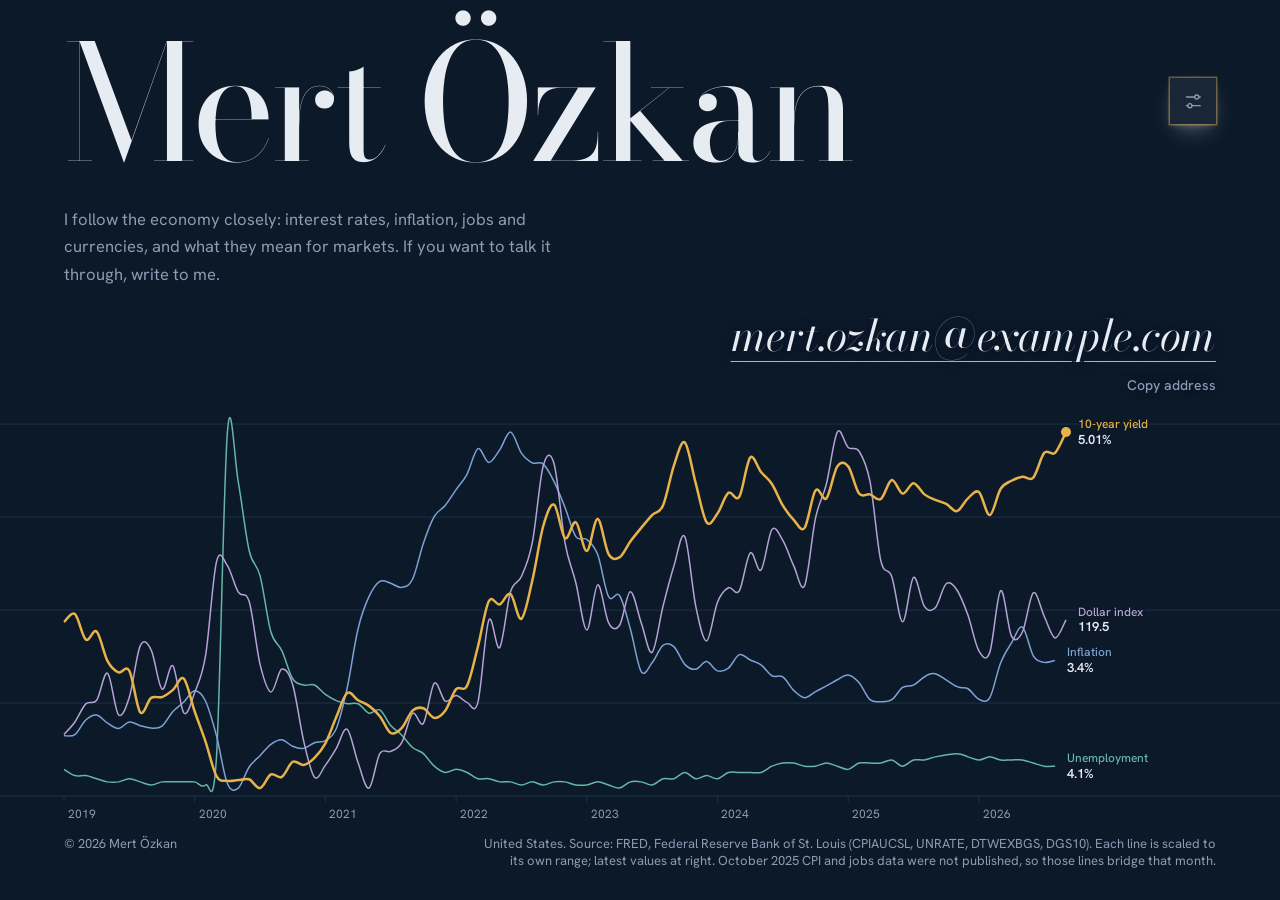
<file: index.html>
<!DOCTYPE html>
<html lang="en">
<head>
<meta charset="utf-8">
<meta name="viewport" content="width=device-width, initial-scale=1">
<meta name="color-scheme" content="dark light">
<meta name="theme-color" content="#0c1929" id="theme-color">
<title>Mert Özkan</title>
<meta name="description" content="Mert Özkan follows economic trends and what they mean for markets. Write to mert.ozkan@example.com.">
<link rel="preconnect" href="https://fonts.googleapis.com">
<link rel="preconnect" href="https://fonts.gstatic.com" crossorigin>
<link href="https://fonts.googleapis.com/css2?family=Bodoni+Moda:ital,opsz,wght@0,6..96,400..600;1,6..96,400..600&family=Hanken+Grotesk:wght@400;500&family=Schibsted+Grotesk:wght@400..700&family=IBM+Plex+Mono:wght@400;500&family=Newsreader:ital,opsz,wght@0,6..72,400..600;1,6..72,400..600&family=Libre+Franklin:wght@400..800&family=JetBrains+Mono:wght@400..600&family=Archivo:wght@400..800&display=swap" rel="stylesheet">
<link rel="stylesheet" href="settings.css">
<script>try{var t=location.hash.slice(1)||localStorage.getItem("theme");if(t)document.documentElement.dataset.look=t}catch(e){}</script>
<style>
  :root {
    --bg: #0c1929;
    --grid: #1d3149;
    --text: #e7ecf3;
    --muted: #8b9cb2;
    --gold: #e8b24a;
    --blue: #7da2d3;
    --teal: #66b5a8;
    --lilac: #b4a4d6;
    --gutter: clamp(20px, 5vw, 64px);
    --s-bg: var(--bg); --s-text: var(--text); --s-muted: var(--muted); --s-line: var(--grid); --s-accent: var(--gold); --s-body: var(--body);

    /* Type and line character, overridden per theme */
    --body: "Hanken Grotesk", system-ui, -apple-system, "Segoe UI", sans-serif;
    --display: "Bodoni Moda", Didot, "Bodoni 72", Georgia, serif;
    --name-size: clamp(3rem, 13vw, 10rem);
    --name-weight: 400;
    --name-tracking: -0.03em;
    --name-opsz: "opsz" 96;
    --email-size: clamp(1.5rem, 3.4vw, 2.75rem);
    --email-style: italic;
    --email-weight: 400;
    --email-tracking: -0.01em;
    --line-w: 1.5px;
    --line-w-main: 2.5px;
    --grid-dash: none;
  }

  /* Ledger: pale stone paper, grotesk type, cobalt signal line */
  :root[data-look="ledger"] {
    --bg: #edf0ee;
    --grid: #d2d9d6;
    --text: #0f1e1b;
    --muted: #52625c;
    --gold: #2540d9;
    --blue: #7e5f45;
    --teal: #1f7466;
    --lilac: #74468a;
    --display: "Schibsted Grotesk", "Hanken Grotesk", system-ui, sans-serif;
    --name-size: clamp(3rem, 12.5vw, 9.5rem);
    --name-weight: 600;
    --name-tracking: -0.05em;
    --name-opsz: normal;
    --email-size: clamp(1.4rem, 3vw, 2.4rem);
    --email-style: normal;
    --email-weight: 500;
    --email-tracking: -0.025em;
    --line-w: 1.5px;
    --line-w-main: 3px;
  }

  /* Terminal: black screen, amber signal, monospace, sharp straight segments */
  :root[data-look="terminal"] {
    --bg: #0b0c0c;
    --grid: #262723;
    --text: #e8e6df;
    --muted: #8f8d83;
    --gold: #ffa028;
    --blue: #4db8d6;
    --teal: #6dbe7b;
    --lilac: #e0708c;
    --body: "IBM Plex Mono", ui-monospace, "Cascadia Mono", Consolas, monospace;
    --display: "IBM Plex Mono", ui-monospace, "Cascadia Mono", Consolas, monospace;
    --name-size: clamp(2.4rem, 10vw, 8rem);
    --name-weight: 500;
    --name-tracking: -0.05em;
    --name-opsz: normal;
    --email-size: clamp(1rem, 2.4vw, 1.9rem);
    --email-style: normal;
    --email-weight: 500;
    --email-tracking: -0.02em;
    --line-w: 1.25px;
    --line-w-main: 2px;
    --grid-dash: 2 5;
  }

  /* Pink paper: salmon newsprint, serif headline, claret signal (after the FT) */
  :root[data-look="pink"] {
    --bg: #fff1e5;
    --grid: #ead9c9;
    --text: #33302e;
    --muted: #665f5a;
    --gold: #990f3d;
    --blue: #0f5499;
    --teal: #0d7680;
    --lilac: #593380;
    --display: "Newsreader", Georgia, "Times New Roman", serif;
    --name-size: clamp(3rem, 13vw, 10rem);
    --name-weight: 500;
    --name-tracking: -0.035em;
    --name-opsz: "opsz" 72;
    --email-size: clamp(1.5rem, 3.4vw, 2.75rem);
    --email-style: italic;
    --email-weight: 400;
    --line-w: 1.5px;
    --line-w-main: 2.75px;
  }

  /* Weekly: cool blue-grey chart paper, heavy sans, red signal, straight lines (after The Economist) */
  :root[data-look="weekly"] {
    --bg: #dde8ee;
    --grid: #bccbd4;
    --text: #0d1417;
    --muted: #4a5a63;
    --gold: #e3120b;
    --blue: #006ba2;
    --teal: #1f7a6d;
    --lilac: #9a607f;
    --display: "Libre Franklin", "Hanken Grotesk", system-ui, sans-serif;
    --name-size: clamp(3rem, 12vw, 9.25rem);
    --name-weight: 800;
    --name-tracking: -0.055em;
    --name-opsz: normal;
    --email-size: clamp(1.4rem, 3vw, 2.4rem);
    --email-style: normal;
    --email-weight: 600;
    --email-tracking: -0.03em;
    --line-w: 1.75px;
    --line-w-main: 3px;
  }

  /* Phosphor: green screen on black, straight segments, dotted grid (after the trading terminal) */
  :root[data-look="phosphor"] {
    --bg: #040b06;
    --grid: #15281a;
    --text: #c9f2d2;
    --muted: #6f9a7b;
    --gold: #3dff7a;
    --blue: #4fd6c8;
    --teal: #9bd15b;
    --lilac: #ff6b6b;
    --body: "JetBrains Mono", ui-monospace, "Cascadia Mono", Consolas, monospace;
    --display: "JetBrains Mono", ui-monospace, "Cascadia Mono", Consolas, monospace;
    --name-size: clamp(2.3rem, 9.5vw, 7.5rem);
    --name-weight: 600;
    --name-tracking: -0.06em;
    --name-opsz: normal;
    --email-size: clamp(1rem, 2.3vw, 1.8rem);
    --email-style: normal;
    --email-weight: 500;
    --email-tracking: -0.03em;
    --line-w: 1.25px;
    --line-w-main: 2px;
    --grid-dash: 1 5;
  }

  /* Blueprint: cobalt drafting sheet, white ink, yellow signal */
  :root[data-look="blueprint"] {
    --bg: #1436c9;
    --grid: #3556da;
    --text: #f3f6ff;
    --muted: #bac7f7;
    --gold: #ffd84d;
    --blue: #ffffff;
    --teal: #8fe3ff;
    --lilac: #ffb3d1;
    --display: "Archivo", "Hanken Grotesk", system-ui, sans-serif;
    --name-size: clamp(3rem, 12.5vw, 9.5rem);
    --name-weight: 700;
    --name-tracking: -0.045em;
    --name-opsz: normal;
    --email-size: clamp(1.4rem, 3vw, 2.4rem);
    --email-style: normal;
    --email-weight: 600;
    --email-tracking: -0.025em;
    --line-w: 1.5px;
    --line-w-main: 3px;
    --grid-dash: 6 6;
  }

  * { box-sizing: border-box; }
  html { background: var(--bg); transition: background-color 0.4s ease; }
  body {
    margin: 0;
    height: 100svh;
    overflow: hidden;
    display: grid;
    grid-template-rows: auto minmax(0, 1fr) auto;
    background: var(--bg);
    color: var(--text);
    font-family: var(--body);
    -webkit-font-smoothing: antialiased;
    transition: background-color 0.4s ease, color 0.4s ease;
  }

  header {
    padding: clamp(16px, 3vh, 28px) var(--gutter) 0;
  }
  /* Name on the left, one Settings button on the same line at the right */
  .bar {
    --fs: min(var(--name-size), 14.5cqw, 24svh);              /* name size, shared with the button */
    --gs: clamp(34px, calc(var(--fs) * 0.3), 46px);            /* button size follows the name */
    display: flex;
    align-items: flex-start;
    justify-content: space-between;
    gap: 16px;
    container-type: inline-size;
  }
  .bar h1 { min-width: 0; }
  .bar .st-gear { margin-top: var(--gear-y, calc(var(--fs) * 0.42 - var(--gs) / 2)); }   /* JS refines this to the exact cap-height centre */
  .bl { display: inline-block; width: 0; height: 0; }

  h1 {
    margin: 0;
    font-family: var(--display);
    font-weight: var(--name-weight);
    font-size: var(--fs);
    white-space: nowrap;
    line-height: 0.95;
    letter-spacing: var(--name-tracking);
    font-optical-sizing: auto;
    font-variation-settings: var(--name-opsz);
  }
  .intro {
    margin: clamp(18px, 3vh, 32px) 0 0;
    max-width: 34rem;
    font-size: clamp(1rem, 1.3vw, 1.15rem);
    line-height: 1.65;
    color: var(--muted);
  }

  .chart {
    position: relative;
    min-height: 0;
    margin-top: clamp(8px, 2vh, 32px);
  }
  .chart svg {
    position: absolute;
    inset: 0;
    width: 100%;
    height: 100%;
    overflow: visible;
  }

  .gridline { stroke: var(--grid); stroke-width: 1; stroke-dasharray: var(--grid-dash); }
  .tick { stroke: var(--grid); stroke-width: 1; }
  .tick-label {
    fill: var(--muted);
    font: 400 12px var(--body);
    font-variant-numeric: tabular-nums;
  }

  .series {
    transition: opacity 0.3s ease;
  }
  .series path {
    fill: none;
    stroke-width: var(--line-w);
    stroke-linejoin: round;
    stroke-dasharray: 1;
    stroke-dashoffset: 1;
    animation: draw 2.4s cubic-bezier(0.55, 0.05, 0.2, 1) forwards;
    animation-delay: var(--delay);
  }
  .series.gold path { stroke-width: var(--line-w-main); animation-duration: 2.7s; }
  .series-label {
    font: 500 12px var(--body);
    font-variant-numeric: tabular-nums;
    text-anchor: start;
    paint-order: stroke;
    stroke: var(--bg);
    stroke-width: 4px;
    stroke-linejoin: round;
    opacity: 0;
    animation: fade 0.8s ease forwards;
    animation-delay: 2s;
  }
  .series-label .val { fill: var(--text); font-weight: 600; font-size: 13px; }
  .chart.dim .series:not(.hot) { opacity: 0.22; }
  .tag { opacity: 0; pointer-events: none; transition: opacity 0.15s ease; }
  .tag.on { opacity: 1; }
  .tag text {
    fill: var(--text);
    font: 500 12px var(--body);
    font-variant-numeric: tabular-nums;
    paint-order: stroke;
    stroke: var(--bg);
    stroke-width: 5px;
    stroke-linejoin: round;
  }
  .tag circle { stroke: var(--bg); stroke-width: 2px; }

  /* The four newer themes let the name and the chart carry the page: no introduction text */
  :root[data-look="pink"] .intro,
  :root[data-look="weekly"] .intro,
  :root[data-look="phosphor"] .intro,
  :root[data-look="blueprint"] .intro { display: none; }

  .now-dot { fill: var(--gold); opacity: 0; animation: fade 0.4s ease forwards 2.9s; }
  .now-ring {
    fill: none;
    stroke: var(--gold);
    stroke-width: 1.5;
    opacity: 0;
    transform-box: fill-box;
    transform-origin: center;
    animation: ring 1.6s ease-out forwards 2.9s;
  }

  .contact {
    position: absolute;
    top: 4px;
    right: var(--gutter);
    text-align: right;
    opacity: 0;
    animation: rise 0.9s ease forwards 2.9s;
  }
  .email {
    display: inline-block;
    font-family: var(--display);
    font-style: var(--email-style);
    font-weight: var(--email-weight);
    font-size: var(--email-size);
    line-height: 1.15;
    letter-spacing: var(--email-tracking);
    color: var(--text);
    text-decoration: underline;
    text-decoration-color: var(--gold);
    text-decoration-thickness: 1px;
    text-underline-offset: 0.22em;
    text-shadow: 0 0 12px var(--bg), 0 0 4px var(--bg);
    transition: text-decoration-thickness 0.2s ease, color 0.2s ease;
  }
  .email:hover { color: var(--gold); text-decoration-thickness: 2px; }
  .copy {
    display: block;
    margin: 10px 0 0 auto;
    padding: 6px 0;
    background: none;
    border: 0;
    color: var(--muted);
    font: 500 0.875rem var(--body);
    cursor: pointer;
    text-shadow: 0 0 8px var(--bg);
  }
  .copy:hover { color: var(--text); }

  a:focus-visible, button:focus-visible, select:focus-visible {
    outline: 2px solid var(--gold);
    outline-offset: 4px;
    border-radius: 2px;
  }

  footer > span:last-child { max-width: 46rem; text-align: right; }
  @media (max-width: 700px) { footer > span:last-child { text-align: left; } }
  footer {
    display: flex;
    flex-wrap: wrap;
    justify-content: space-between;
    gap: 6px 24px;
    padding: 4px var(--gutter) clamp(20px, 3.5vh, 32px);
    color: var(--muted);
    font-size: 0.8125rem;
  }

  /* Briefly switches animations off so a theme change can replay the reveal */
  .replay, .replay * { animation: none !important; }

  @keyframes draw { to { stroke-dashoffset: 0; } }
  @keyframes fade { to { opacity: 1; } }
  @keyframes rise {
    from { opacity: 0; transform: translateY(8px); }
    to { opacity: 1; transform: none; }
  }
  @keyframes ring {
    0% { opacity: 0.9; transform: scale(1); }
    100% { opacity: 0; transform: scale(4.5); }
  }

  @media (max-height: 640px) { .intro { display: none; } }
  @media (prefers-reduced-motion: reduce) {
    .series path { animation: none; stroke-dashoffset: 0; }
    .series-label, .now-dot, .contact { animation: none; opacity: 1; }
    .now-ring { animation: none; opacity: 0; }
    .series, .email { transition: none; }
  }
</style>
</head>
<body>
  <header>
    <div class="bar">
      <h1>Mert Özkan<span class="bl" id="bl" aria-hidden="true"></span></h1>
      <button type="button" class="st-gear" id="open-settings" aria-haspopup="dialog" aria-label="Settings" title="Settings">
        <svg viewBox="0 0 24 24" fill="none" stroke="currentColor" stroke-width="1.6" stroke-linecap="round" aria-hidden="true"><path d="M4 7h9M19 7h1M4 17h1M11 17h9"/><circle cx="16" cy="7" r="2.4"/><circle cx="8" cy="17" r="2.4"/></svg>
      </button>
    </div>
    <p class="intro">I follow the economy closely: interest rates, inflation, jobs and currencies, and what they mean for markets. If you want to talk it through, write to me.</p>
  </header>

  <main class="chart" id="chart">
    <svg id="svg" aria-hidden="true" focusable="false"></svg>
    <div class="contact" id="contact">
      <a class="email" href="mailto:mert.ozkan@example.com">mert.ozkan@example.com</a>
      <button class="copy" id="copy" type="button">Copy address</button>
      <span class="sr-only" id="status" role="status" aria-live="polite" style="position:absolute;width:1px;height:1px;overflow:hidden;clip:rect(0 0 0 0)"></span>
    </div>
  </main>

  <footer>
    <span>© 2026 Mert Özkan</span>
    <span>United States. Source: FRED, Federal Reserve Bank of St. Louis (CPIAUCSL, UNRATE, DTWEXBGS, DGS10). Each line is scaled to its own range; latest values at right. October 2025 CPI and jobs data were not published, so those lines bridge that month.</span>
  </footer>

<script src="settings.js"></script>
<script>
(() => {
  const NS = "http://www.w3.org/2000/svg";
  const chart = document.getElementById("chart");
  const svg = document.getElementById("svg");
  const contact = document.getElementById("contact");
  // Real monthly data from FRED, Jan 2019 to Sep 2026 (see the footer for series and caveats).
  const DATA = {"start":"2019-01","n":93,"y10":[2.63,2.73,2.41,2.51,2.14,2.0,2.02,1.5,1.68,1.69,1.78,1.92,1.51,1.13,0.7,0.64,0.65,0.66,0.55,0.72,0.69,0.88,0.84,0.93,1.11,1.44,1.74,1.65,1.58,1.45,1.24,1.3,1.52,1.55,1.43,1.52,1.79,1.83,2.32,2.89,2.85,2.98,2.67,3.15,3.83,4.1,3.68,3.88,3.52,3.92,3.48,3.44,3.64,3.81,3.97,4.09,4.59,4.88,4.37,3.88,3.99,4.25,4.2,4.69,4.51,4.36,4.09,3.91,3.81,4.28,4.18,4.58,4.58,4.24,4.23,4.17,4.41,4.24,4.37,4.23,4.16,4.11,4.02,4.18,4.26,3.97,4.3,4.4,4.45,4.44,4.75,4.75,5.01],"cpi":[1.49,1.52,1.88,2.0,1.8,1.67,1.83,1.74,1.68,1.73,2.09,2.32,2.6,2.34,1.49,0.31,0.2,0.72,1.0,1.28,1.39,1.23,1.18,1.32,1.37,1.67,2.67,4.13,4.92,5.3,5.25,5.15,5.35,6.24,6.9,7.17,7.56,7.94,8.57,8.23,8.54,8.98,8.46,8.22,8.19,7.76,7.12,6.4,6.33,5.96,4.92,4.95,4.13,3.07,3.29,3.72,3.69,3.25,3.13,3.32,3.09,3.16,3.49,3.36,3.24,2.97,2.94,2.61,2.43,2.58,2.72,2.87,2.99,2.8,2.38,2.33,2.38,2.68,2.74,2.94,3.02,null,2.7,2.65,2.39,2.43,3.29,3.78,4.17,3.46,3.3,3.35,null],"un":[4.0,3.8,3.8,3.7,3.6,3.6,3.7,3.6,3.5,3.6,3.6,3.6,3.6,3.5,4.4,14.8,13.2,11.0,10.2,8.4,7.8,6.9,6.7,6.7,6.4,6.2,6.1,6.1,5.8,5.9,5.4,5.1,4.7,4.5,4.1,3.9,4.0,3.9,3.7,3.7,3.6,3.6,3.5,3.6,3.5,3.6,3.6,3.5,3.5,3.6,3.5,3.4,3.6,3.6,3.5,3.7,3.7,3.9,3.7,3.8,3.7,3.9,3.9,3.9,3.9,4.1,4.2,4.2,4.1,4.1,4.2,4.1,4.0,4.2,4.2,4.2,4.3,4.1,4.3,4.3,4.4,null,4.5,4.4,4.3,4.4,4.3,4.3,4.3,4.2,4.1,4.1,null],"usd":[113.55,114.2,115.14,115.33,116.73,114.58,115.49,118.16,117.95,115.91,117.12,114.67,115.73,117.66,122.53,122.33,120.95,120.46,117.21,115.76,116.95,116.14,113.23,111.32,111.95,112.83,113.82,112.08,110.76,112.55,112.67,113.11,114.64,114.13,116.21,115.28,115.57,115.22,115.22,119.49,118.07,120.97,121.77,123.53,127.51,127.62,123.52,121.43,118.98,121.33,119.36,119.22,120.97,119.36,117.82,120.22,122.31,123.84,120.24,118.42,120.43,121.18,121.02,122.99,122.1,124.21,123.64,122.33,121.29,124.8,126.58,129.28,128.48,128.28,126.71,122.59,121.77,119.41,121.72,120.21,120.14,121.39,121.05,119.75,117.9,117.82,121.03,118.67,118.88,120.92,119.7,118.57,119.51],"asof":"2026-09-18"};
  const N = DATA.n;
  const START_YEAR = +DATA.start.slice(0, 4);
  const MON = ["Jan", "Feb", "Mar", "Apr", "May", "Jun", "Jul", "Aug", "Sep", "Oct", "Nov", "Dec"];
  const monthLabel = i => { const m = +DATA.start.slice(5) - 1 + i; return MON[m % 12] + " " + (START_YEAR + Math.floor(m / 12)); };

  // Each line is one real series, scaled to its own low and high so all four share the chart.
  function mk(name, key, unit, dec, color, delay, gold) {
    const raw = DATA[key], vals = raw.filter(v => v !== null);
    const lo = Math.min(...vals), hi = Math.max(...vals);
    const pts = [];
    raw.forEach((v, i) => { if (v !== null) pts.push({ i, v, u: (v - lo) / (hi - lo) }); });
    return { name, unit, dec, color, delay, gold, pts };
  }
  const series = [
    mk("Inflation",      "cpi", "%", 1, "var(--blue)",  0),
    mk("Unemployment",   "un",  "%", 1, "var(--teal)",  0.15),
    mk("Dollar index",   "usd", "",  1, "var(--lilac)", 0.3),
    mk("10-year yield",  "y10", "%", 2, "var(--gold)",  0.5, true)
  ];
  const valueText = (s, p) => p.v.toFixed(s.dec) + s.unit;

  function el(name, attrs, parent) {
    const e = document.createElementNS(NS, name);
    for (const k in attrs) e.setAttribute(k, attrs[k]);
    if (parent) parent.appendChild(e);
    return e;
  }

  // Catmull-Rom spline converted to cubic Béziers, or straight segments for the linear themes.
  function pathFrom(pts) {
    if (shape === "linear") return "M" + pts.map(p => p[0].toFixed(1) + "," + p[1].toFixed(1)).join("L");
    let d = `M${pts[0][0].toFixed(1)},${pts[0][1].toFixed(1)}`;
    for (let i = 0; i < pts.length - 1; i++) {
      const p0 = pts[i - 1] || pts[i], p1 = pts[i], p2 = pts[i + 1], p3 = pts[i + 2] || p2;
      const c1 = [p1[0] + (p2[0] - p0[0]) / 6, p1[1] + (p2[1] - p0[1]) / 6];
      const c2 = [p2[0] - (p3[0] - p1[0]) / 6, p2[1] - (p3[1] - p1[1]) / 6];
      d += `C${c1[0].toFixed(1)},${c1[1].toFixed(1)} ${c2[0].toFixed(1)},${c2[1].toFixed(1)} ${p2[0].toFixed(1)},${p2[1].toFixed(1)}`;
    }
    return d;
  }

  // Build static structure once; geometry is applied in layout().
  const gridG = el("g", {}, svg);
  const tickG = el("g", {}, svg);
  const els = series.map(s => {
    const g = el("g", { class: "series" + (s.gold ? " gold" : "") }, svg);
    g.style.setProperty("--delay", s.delay + "s");
    const p = el("path", { pathLength: 1, stroke: s.color }, g);
    const label = el("text", { class: "series-label" }, g);
    const nm = el("tspan", { fill: s.color }, label);
    nm.textContent = s.name;
    const val = el("tspan", { class: "val", dy: "1.2em" }, label);
    val.textContent = valueText(s, s.pts[s.pts.length - 1]);
    return { g, p, label, nm, val };
  });
  const ring = el("circle", { class: "now-ring", r: 5 }, svg);
  const dot = el("circle", { class: "now-dot", r: 5 }, svg);
  const tag = el("g", { class: "tag" }, svg);
  const tagDot = el("circle", { r: 4.5 }, tag);
  const tagTxt = el("text", { "text-anchor": "middle" }, tag);
  svg.setAttribute("role", "img");
  svg.setAttribute("aria-label", "United States. Line chart, " + monthLabel(0) + " to " + monthLabel(N - 1) + ", each line scaled to its own range. Latest: " +
    series.map(s => s.name + " " + valueText(s, s.pts[s.pts.length - 1])).join(", ") + ".");

  let geo = [];
  let shape = "smooth";

  function layout() {
    const W = chart.clientWidth, H = chart.clientHeight;
    const g = Math.max(20, Math.min(64, window.innerWidth * 0.05));
    const labelW = Math.min(150, Math.max(96, W * 0.14));   // room to the right of the lines for the latest values
    const top = Math.min(contact.offsetHeight + 28, H * 0.45), bottom = H - 34;
    const x0 = g, x1 = W - g - labelW;
    const X = i => x0 + (x1 - x0) * i / (N - 1);
    const Y = u => top + 8 + (1 - u) * (bottom - top - 16);
    svg.setAttribute("viewBox", `0 0 ${W} ${H}`);

    gridG.replaceChildren();
    for (let i = 0; i <= 4; i++) {
      const y = top + (bottom - top) * (i / 4);
      el("line", { class: "gridline", x1: 0, x2: W, y1: y, y2: y }, gridG);
    }

    tickG.replaceChildren();
    for (let k = 0; k * 12 < N; k++) {
      const x = X(k * 12);
      el("line", { class: "tick", x1: x, x2: x, y1: bottom, y2: bottom + 6 }, tickG);
      const t = el("text", { class: "tick-label", x: x + 4, y: bottom + 22 }, tickG);
      t.textContent = START_YEAR + k;
    }

    geo = series.map((s, i) => {
      const pts = s.pts.map(p => [X(p.i), Y(p.u)]);
      els[i].p.setAttribute("d", pathFrom(pts));
      return pts;
    });

    // End labels: keep them apart if two lines finish close together.
    const ends = geo.map((pts, i) => ({ i, x: pts[pts.length - 1][0], y: pts[pts.length - 1][1] })).sort((a, b) => a.y - b.y);
    const ly = ends.map(e => e.y);
    for (let k = 1; k < ly.length; k++) ly[k] = Math.max(ly[k], ly[k - 1] + 34);
    ends.forEach((e, k) => {
      const { label, nm, val } = els[e.i];
      label.setAttribute("x", e.x + 12); label.setAttribute("y", ly[k] - 4);
      nm.setAttribute("x", e.x + 12); val.setAttribute("x", e.x + 12);
    });

    const gold = geo[geo.length - 1], end = gold[gold.length - 1];
    for (const c of [dot, ring]) { c.setAttribute("cx", end[0]); c.setAttribute("cy", end[1]); }
  }

  // Dim the other lines when the pointer is near one of them, and read out the month under it.
  chart.addEventListener("pointermove", e => {
    if (e.target.closest(".contact")) return clear();
    const box = svg.getBoundingClientRect();
    const px = e.clientX - box.left, py = e.clientY - box.top;
    let best = -1, bestD = 26, bestJ = 0;
    geo.forEach((pts, i) => {
      if (px < pts[0][0] - 8 || px > pts[pts.length - 1][0] + 8) return;
      let j = 0;
      while (j < pts.length - 2 && pts[j + 1][0] < px) j++;
      const a = pts[j], b = pts[j + 1];
      const t = Math.min(1, Math.max(0, (px - a[0]) / (b[0] - a[0])));
      const d = Math.abs(a[1] + (b[1] - a[1]) * t - py);
      if (d < bestD) { bestD = d; best = i; bestJ = t > 0.5 ? j + 1 : j; }
    });
    els.forEach((o, i) => o.g.classList.toggle("hot", i === best));
    chart.classList.toggle("dim", best >= 0);
    if (best < 0) { tag.classList.remove("on"); return; }
    const p = geo[best][bestJ], s = series[best], w = Math.min(Math.max(p[0], 70), box.width - 70);
    tagDot.setAttribute("cx", p[0]); tagDot.setAttribute("cy", p[1]); tagDot.setAttribute("fill", s.color);
    tagTxt.setAttribute("x", w); tagTxt.setAttribute("y", p[1] - 14);
    tagTxt.textContent = monthLabel(s.pts[bestJ].i) + "  " + valueText(s, s.pts[bestJ]);
    tag.classList.add("on");
  });
  function clear() { chart.classList.remove("dim"); tag.classList.remove("on"); els.forEach(o => o.g.classList.remove("hot")); }
  chart.addEventListener("pointerleave", clear);


  new ResizeObserver(layout).observe(chart);
  layout();

  // Themes
  const THEMES = {
    ink:       { shape: "smooth", color: "#0c1929", ac: "#e8b24a" },
    ledger:    { shape: "smooth", color: "#edf0ee", ac: "#2540d9", light: true },
    terminal:  { shape: "linear", color: "#0b0c0c", ac: "#ffa028" },
    pink:      { shape: "smooth", color: "#fff1e5", ac: "#990f3d", light: true },
    weekly:    { shape: "linear", color: "#dde8ee", ac: "#e3120b", light: true },
    phosphor:  { shape: "linear", color: "#040b06", ac: "#3dff7a" },
    blueprint: { shape: "smooth", color: "#1436c9", ac: "#ffd84d" }
  };
  const root = document.documentElement;
  const themeColor = document.getElementById("theme-color");
  const saved = (() => { try { return localStorage.getItem("theme"); } catch { return null; } })();

  function setTheme(name, replay) {
    if (!THEMES[name]) name = "ink";
    root.dataset.look = name;
    root.style.colorScheme = THEMES[name].light ? "light" : "dark";
    if (themeColor) themeColor.content = THEMES[name].color;
    shape = THEMES[name].shape;
    Settings.sync(name);
    layout();
    if (typeof alignGear === "function") requestAnimationFrame(alignGear);
    if (replay) {
      chart.classList.add("replay");
      void chart.offsetWidth;
      chart.classList.remove("replay");
    }
  }
  Settings.onTheme = n => { setTheme(n, true); try { localStorage.setItem("theme", n); } catch {} };
  setTheme(location.hash.slice(1) || saved || "ink", false);

  // Copy address
  const copyBtn = document.getElementById("copy");
  const status = document.getElementById("status");
  const address = "mert.ozkan@example.com";
  let timer;
  copyBtn.addEventListener("click", async () => {
    try {
      await navigator.clipboard.writeText(address);
    } catch {
      const t = document.createElement("textarea");
      t.value = address; document.body.appendChild(t); t.select();
      try { document.execCommand("copy"); } finally { t.remove(); }
    }
    copyBtn.textContent = "Copied";
    status.textContent = "Email address copied";
    clearTimeout(timer);
    timer = setTimeout(() => { copyBtn.textContent = "Copy address"; status.textContent = ""; }, 2000);
  });

  // Keep the settings button centred on the name's letters, whatever the theme font or window size
  const bar = document.querySelector(".bar"), gear = document.getElementById("open-settings"), h1 = document.querySelector("h1"), probe = document.getElementById("bl");
  const cvs = document.createElement("canvas").getContext("2d");
  function alignGear() {
    const cs = getComputedStyle(h1);
    cvs.font = `${cs.fontStyle} ${cs.fontWeight} ${cs.fontSize} ${cs.fontFamily}`;
    const capH = cvs.measureText("M").actualBoundingBoxAscent || parseFloat(cs.fontSize) * 0.7;
    const baseline = probe.getBoundingClientRect().bottom - bar.getBoundingClientRect().top;
    bar.style.setProperty("--gear-y", (baseline - capH / 2 - gear.offsetHeight / 2).toFixed(1) + "px");
  }
  new ResizeObserver(alignGear).observe(bar);
  if (document.fonts) { document.fonts.addEventListener("loadingdone", alignGear); document.fonts.ready.then(alignGear); }
  alignGear();
})();
</script>
</body>
</html>
</file>
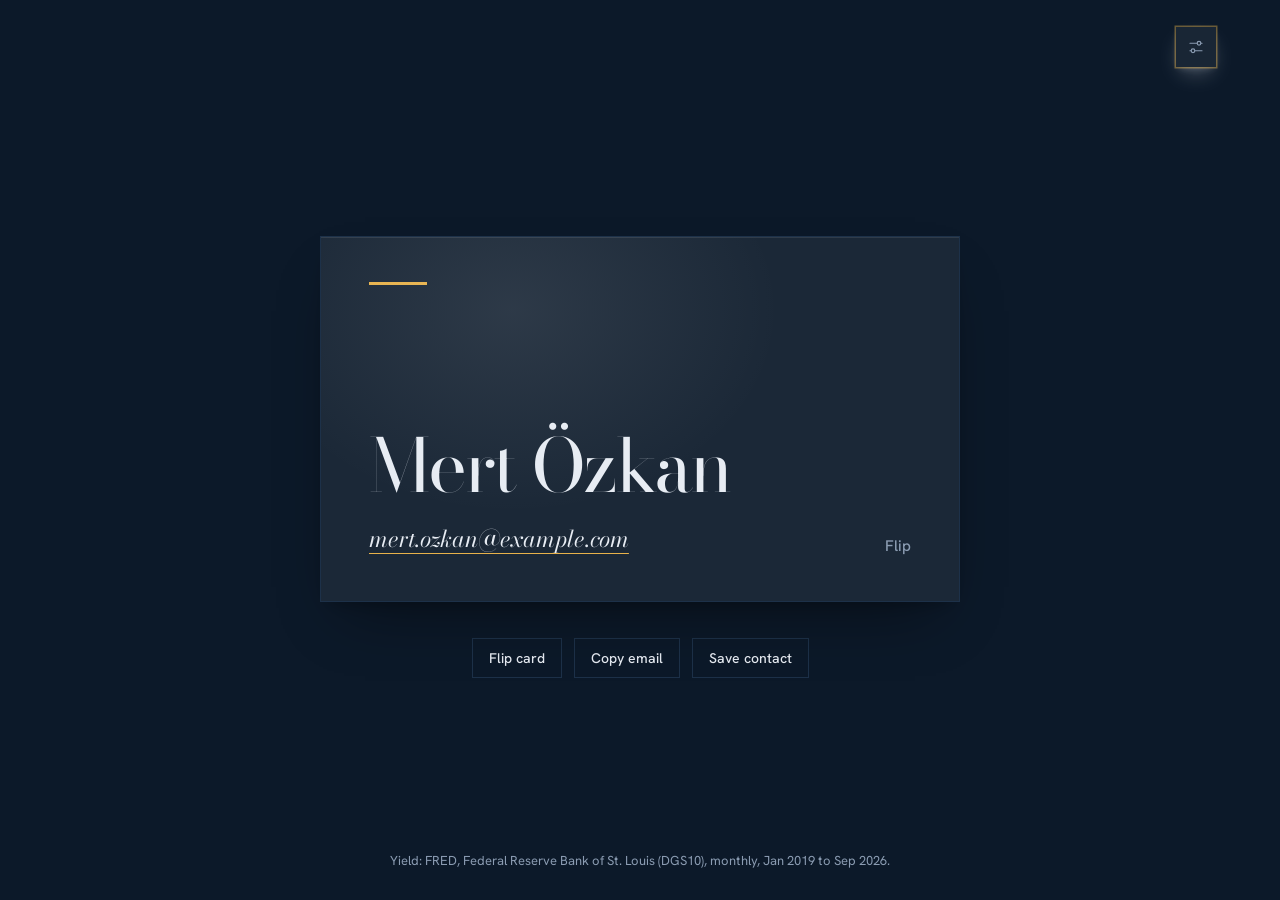
<file: card.html>
<!DOCTYPE html>
<html lang="en">
<head>
<meta charset="utf-8">
<meta name="viewport" content="width=device-width, initial-scale=1">
<meta name="color-scheme" content="dark light">
<meta name="theme-color" content="#0c1929" id="theme-color">
<title>Mert Özkan</title>
<meta name="description" content="Mert Özkan. mert.ozkan@example.com">
<link rel="preconnect" href="https://fonts.googleapis.com">
<link rel="preconnect" href="https://fonts.gstatic.com" crossorigin>
<link href="https://fonts.googleapis.com/css2?family=Bodoni+Moda:ital,opsz,wght@0,6..96,400..600;1,6..96,400..600&family=Hanken+Grotesk:wght@400;500&family=Schibsted+Grotesk:wght@400..700&family=IBM+Plex+Mono:wght@400;500&family=Newsreader:ital,opsz,wght@0,6..72,400..600;1,6..72,400..600&family=Libre+Franklin:wght@400..800&family=JetBrains+Mono:wght@400..600&family=Archivo:wght@400..800&display=swap" rel="stylesheet">
<link rel="stylesheet" href="settings.css">
<script>try{var t=location.hash.slice(1)||localStorage.getItem("theme");if(t)document.documentElement.dataset.look=t}catch(e){}</script>
<style>
  :root {
    --bg: #0c1929;
    --grid: #1d3149;
    --text: #e7ecf3;
    --muted: #8b9cb2;
    --gold: #e8b24a;
    --blue: #7da2d3;
    --teal: #66b5a8;
    --lilac: #b4a4d6;
    --gutter: clamp(20px, 5vw, 64px);
    --s-bg: var(--bg); --s-text: var(--text); --s-muted: var(--muted); --s-line: var(--grid); --s-accent: var(--gold); --s-body: var(--body);

    /* Type and line character, overridden per theme */
    --body: "Hanken Grotesk", system-ui, -apple-system, "Segoe UI", sans-serif;
    --display: "Bodoni Moda", Didot, "Bodoni 72", Georgia, serif;
    --name-size: clamp(3rem, 13vw, 10rem);
    --name-weight: 400;
    --name-tracking: -0.03em;
    --name-opsz: "opsz" 96;
    --email-size: clamp(1.5rem, 3.4vw, 2.75rem);
    --email-style: italic;
    --email-weight: 400;
    --email-tracking: -0.01em;
    --line-w: 1.5px;
    --line-w-main: 2.5px;
    --grid-dash: none;
  }

  /* Ledger: pale stone paper, grotesk type, cobalt signal line */
  :root[data-look="ledger"] {
    --bg: #edf0ee;
    --grid: #d2d9d6;
    --text: #0f1e1b;
    --muted: #52625c;
    --gold: #2540d9;
    --blue: #7e5f45;
    --teal: #1f7466;
    --lilac: #74468a;
    --display: "Schibsted Grotesk", "Hanken Grotesk", system-ui, sans-serif;
    --name-size: clamp(3rem, 12.5vw, 9.5rem);
    --name-weight: 600;
    --name-tracking: -0.05em;
    --name-opsz: normal;
    --email-size: clamp(1.4rem, 3vw, 2.4rem);
    --email-style: normal;
    --email-weight: 500;
    --email-tracking: -0.025em;
    --line-w: 1.5px;
    --line-w-main: 3px;
  }

  /* Terminal: black screen, amber signal, monospace, sharp straight segments */
  :root[data-look="terminal"] {
    --bg: #0b0c0c;
    --grid: #262723;
    --text: #e8e6df;
    --muted: #8f8d83;
    --gold: #ffa028;
    --blue: #4db8d6;
    --teal: #6dbe7b;
    --lilac: #e0708c;
    --body: "IBM Plex Mono", ui-monospace, "Cascadia Mono", Consolas, monospace;
    --display: "IBM Plex Mono", ui-monospace, "Cascadia Mono", Consolas, monospace;
    --name-size: clamp(2.4rem, 10vw, 8rem);
    --name-weight: 500;
    --name-tracking: -0.05em;
    --name-opsz: normal;
    --email-size: clamp(1rem, 2.4vw, 1.9rem);
    --email-style: normal;
    --email-weight: 500;
    --email-tracking: -0.02em;
    --line-w: 1.25px;
    --line-w-main: 2px;
    --grid-dash: 2 5;
  }

  /* Pink paper: salmon newsprint, serif headline, claret signal (after the FT) */
  :root[data-look="pink"] {
    --bg: #fff1e5;
    --grid: #ead9c9;
    --text: #33302e;
    --muted: #665f5a;
    --gold: #990f3d;
    --blue: #0f5499;
    --teal: #0d7680;
    --lilac: #593380;
    --display: "Newsreader", Georgia, "Times New Roman", serif;
    --name-size: clamp(3rem, 13vw, 10rem);
    --name-weight: 500;
    --name-tracking: -0.035em;
    --name-opsz: "opsz" 72;
    --email-size: clamp(1.5rem, 3.4vw, 2.75rem);
    --email-style: italic;
    --email-weight: 400;
    --line-w: 1.5px;
    --line-w-main: 2.75px;
  }

  /* Weekly: cool blue-grey chart paper, heavy sans, red signal, straight lines (after The Economist) */
  :root[data-look="weekly"] {
    --bg: #dde8ee;
    --grid: #bccbd4;
    --text: #0d1417;
    --muted: #4a5a63;
    --gold: #e3120b;
    --blue: #006ba2;
    --teal: #1f7a6d;
    --lilac: #9a607f;
    --display: "Libre Franklin", "Hanken Grotesk", system-ui, sans-serif;
    --name-size: clamp(3rem, 12vw, 9.25rem);
    --name-weight: 800;
    --name-tracking: -0.055em;
    --name-opsz: normal;
    --email-size: clamp(1.4rem, 3vw, 2.4rem);
    --email-style: normal;
    --email-weight: 600;
    --email-tracking: -0.03em;
    --line-w: 1.75px;
    --line-w-main: 3px;
  }

  /* Phosphor: green screen on black, straight segments, dotted grid (after the trading terminal) */
  :root[data-look="phosphor"] {
    --bg: #040b06;
    --grid: #15281a;
    --text: #c9f2d2;
    --muted: #6f9a7b;
    --gold: #3dff7a;
    --blue: #4fd6c8;
    --teal: #9bd15b;
    --lilac: #ff6b6b;
    --body: "JetBrains Mono", ui-monospace, "Cascadia Mono", Consolas, monospace;
    --display: "JetBrains Mono", ui-monospace, "Cascadia Mono", Consolas, monospace;
    --name-size: clamp(2.3rem, 9.5vw, 7.5rem);
    --name-weight: 600;
    --name-tracking: -0.06em;
    --name-opsz: normal;
    --email-size: clamp(1rem, 2.3vw, 1.8rem);
    --email-style: normal;
    --email-weight: 500;
    --email-tracking: -0.03em;
    --line-w: 1.25px;
    --line-w-main: 2px;
    --grid-dash: 1 5;
  }

  /* Blueprint: cobalt drafting sheet, white ink, yellow signal */
  :root[data-look="blueprint"] {
    --bg: #1436c9;
    --grid: #3556da;
    --text: #f3f6ff;
    --muted: #bac7f7;
    --gold: #ffd84d;
    --blue: #ffffff;
    --teal: #8fe3ff;
    --lilac: #ffb3d1;
    --display: "Archivo", "Hanken Grotesk", system-ui, sans-serif;
    --name-size: clamp(3rem, 12.5vw, 9.5rem);
    --name-weight: 700;
    --name-tracking: -0.045em;
    --name-opsz: normal;
    --email-size: clamp(1.4rem, 3vw, 2.4rem);
    --email-style: normal;
    --email-weight: 600;
    --email-tracking: -0.025em;
    --line-w: 1.5px;
    --line-w-main: 3px;
    --grid-dash: 6 6;
  }


  --s-bg: var(--bg); --s-text: var(--text); --s-muted: var(--muted); --s-line: var(--grid); --s-accent: var(--gold); --s-body: var(--body);
  * { box-sizing: border-box; }
  html { background: var(--bg); }
  body {
    margin: 0;
    min-height: 100svh;
    display: grid;
    grid-template-rows: auto 1fr auto;
    background: var(--bg);
    color: var(--text);
    font-family: var(--body);
    -webkit-font-smoothing: antialiased;
    transition: background-color 0.4s ease, color 0.4s ease;
  }
  header {
    display: flex;
    flex-wrap: wrap;
    justify-content: flex-end;
    align-items: center;
    gap: 4px 20px;
    padding: clamp(16px, 3vh, 28px) var(--gutter) 0;
  }
  main {
    display: grid;
    place-items: center;
    align-content: center;
    gap: clamp(20px, 4vh, 36px);
    padding: clamp(20px, 4vh, 48px) var(--gutter);
  }

  /* The card: a business-card ratio that tilts toward the pointer and flips */
  .stage { width: min(100%, 640px); perspective: 1400px; container-type: inline-size; }
  .tilt {
    transform: rotateX(var(--rx, 0deg)) rotateY(var(--ry, 0deg));
    transition: transform 0.25s ease-out;
    transform-style: preserve-3d;
  }
  .card {
    position: relative;
    width: 100%;
    aspect-ratio: 7 / 4;
    transform-style: preserve-3d;
    transition: transform 0.9s cubic-bezier(0.3, 0.8, 0.2, 1);
    cursor: pointer;
  }
  .card.flipped { transform: rotateY(180deg); }
  .face {
    position: absolute;
    inset: 0;
    display: flex;
    flex-direction: column;
    justify-content: space-between;
    padding: 7cqw 7.5cqw;
    background: color-mix(in srgb, var(--text) 7%, var(--bg));
    border: 1px solid var(--grid);
    box-shadow: 0 1px 0 color-mix(in srgb, var(--text) 10%, transparent) inset, 0 30px 60px -24px rgba(0, 0, 0, 0.45), 0 8px 18px -10px rgba(0, 0, 0, 0.35);
    backface-visibility: hidden;
    -webkit-backface-visibility: hidden;
    overflow: hidden;
  }
  .face.back { transform: rotateY(180deg); }
  /* soft light that follows the pointer */
  .face::before {
    content: "";
    position: absolute;
    inset: 0;
    background: radial-gradient(60% 80% at var(--mx, 30%) var(--my, 20%), color-mix(in srgb, var(--text) 9%, transparent), transparent 70%);
    pointer-events: none;
  }
  .mark { width: 9cqw; height: 3px; background: var(--gold); }
  .name {
    margin: 0;
    font-family: var(--display);
    font-weight: var(--name-weight);
    font-size: clamp(1.5rem, 11.5cqw, 4.6rem);
    line-height: 0.95;
    letter-spacing: var(--name-tracking);
    font-optical-sizing: auto;
    font-variation-settings: var(--name-opsz);
  }
  .email {
    display: inline-block;
    margin-top: 3.2cqw;
    color: var(--text);
    font-family: var(--display);
    font-style: var(--email-style);
    font-weight: var(--email-weight);
    font-size: clamp(0.85rem, 4.2cqw, 1.45rem);
    letter-spacing: var(--email-tracking);
    text-decoration: underline;
    text-decoration-color: var(--gold);
    text-decoration-thickness: 1px;
    text-underline-offset: 0.25em;
  }
  .email:hover { color: var(--gold); }
  .hint {
    position: absolute;
    right: 7.5cqw;
    bottom: 7cqw;
    color: var(--muted);
    font: 500 max(0.7rem, 2.4cqw) var(--body);
  }

  /* Back: the real 10-year yield as the mark */
  .back .top { display: flex; justify-content: space-between; align-items: baseline; gap: 12px; position: relative; }
  .back .label { color: var(--muted); font: 500 max(0.72rem, 2.6cqw) var(--body); }
  .back .value {
    font-family: var(--display);
    font-weight: var(--name-weight);
    font-size: clamp(1.4rem, 9cqw, 3.4rem);
    letter-spacing: var(--name-tracking);
    line-height: 1;
    font-variant-numeric: tabular-nums;
  }
  .spark { position: relative; flex: 1; min-height: 0; margin-top: 3cqw; }
  .spark svg { position: absolute; inset: 0; width: 100%; height: 100%; overflow: visible; }
  .spark path {
    fill: none;
    stroke: var(--gold);
    stroke-width: 2.5;
    stroke-linejoin: round;
    stroke-linecap: round;
    vector-effect: non-scaling-stroke;
  }
  /* the line is revealed left to right by a wipe */
  .spark svg { clip-path: inset(-20% 100% -20% 0); }
  .card.flipped .spark svg { animation: wipe 1.8s 0.5s cubic-bezier(0.55, 0.05, 0.2, 1) forwards; }
  .spark .base { stroke: var(--grid); stroke-width: 1; vector-effect: non-scaling-stroke; }
  .spark i {
    position: absolute;
    width: 9px;
    height: 9px;
    margin: -4.5px 0 0 -4.5px;
    border-radius: 50%;
    background: var(--gold);
    opacity: 0;
  }
  .card.flipped .spark i { animation: fade 0.4s 2.2s forwards; }
  @keyframes wipe { to { clip-path: inset(-20% -2% -20% 0); } }
  @keyframes fade { to { opacity: 1; } }

  .actions { display: flex; flex-wrap: wrap; justify-content: center; gap: 8px 12px; }
  .actions button, .actions a {
    padding: 10px 16px;
    background: transparent;
    border: 1px solid var(--grid);
    color: var(--text);
    font: 500 0.875rem var(--body);
    text-decoration: none;
    cursor: pointer;
    transition: border-color 0.2s ease, color 0.2s ease;
  }
  .actions button:hover, .actions a:hover { border-color: var(--gold); color: var(--gold); }
  a:focus-visible, button:focus-visible, select:focus-visible {
    outline: 2px solid var(--gold);
    outline-offset: 4px;
  }
  footer { padding: 4px var(--gutter) clamp(20px, 3.5vh, 32px); color: var(--muted); font-size: 0.8125rem; text-align: center; }

  @media (prefers-reduced-motion: reduce) {
    .tilt, .card { transition: none; }
    .spark svg { clip-path: none; animation: none !important; }
    .spark i { opacity: 1; animation: none !important; }
  }
</style>
</head>
<body>
  <header>
    <button type="button" class="st-gear" id="open-settings" aria-haspopup="dialog" aria-label="Settings" title="Settings"><svg viewBox="0 0 24 24" fill="none" stroke="currentColor" stroke-width="1.6" stroke-linecap="round" aria-hidden="true"><path d="M4 7h9M19 7h1M4 17h1M11 17h9"/><circle cx="16" cy="7" r="2.4"/><circle cx="8" cy="17" r="2.4"/></svg></button>
  </header>

  <main>
    <div class="stage" id="stage">
      <div class="tilt" id="tilt">
        <div class="card" id="card">
          <section class="face front" id="front" aria-label="Contact card, front">
            <div class="mark"></div>
            <div>
              <h1 class="name">Mert Özkan</h1>
              <a class="email" href="mailto:mert.ozkan@example.com">mert.ozkan@example.com</a>
            </div>
            <span class="hint" aria-hidden="true">Flip</span>
          </section>
          <section class="face back" id="back" aria-label="Contact card, back: US 10-year Treasury yield" inert>
            <div class="top">
              <span class="value" id="val"></span>
              <span class="label">US 10-year Treasury yield<br><span id="range"></span></span>
            </div>
            <div class="spark">
              <svg id="spark" viewBox="0 0 100 40" preserveAspectRatio="none" aria-hidden="true" focusable="false">
                <line class="base" x1="0" x2="100" y1="39.5" y2="39.5"/>
                <path id="line" pathLength="1"/>
              </svg>
              <i id="dot"></i>
            </div>
            <span class="hint" aria-hidden="true">Flip</span>
          </section>
        </div>
      </div>
    </div>

    <div class="actions">
      <button type="button" id="flip" aria-pressed="false">Flip card</button>
      <button type="button" id="copy">Copy email</button>
      <button type="button" id="save">Save contact</button>
    </div>
    <span id="status" role="status" aria-live="polite" style="position:absolute;width:1px;height:1px;overflow:hidden;clip:rect(0 0 0 0)"></span>
  </main>

  <footer>Yield: FRED, Federal Reserve Bank of St. Louis (DGS10), monthly, Jan 2019 to Sep 2026.</footer>

<script src="settings.js"></script>
<script>
(() => {
  const Y10 = [2.63,2.73,2.41,2.51,2.14,2.0,2.02,1.5,1.68,1.69,1.78,1.92,1.51,1.13,0.7,0.64,0.65,0.66,0.55,0.72,0.69,0.88,0.84,0.93,1.11,1.44,1.74,1.65,1.58,1.45,1.24,1.3,1.52,1.55,1.43,1.52,1.79,1.83,2.32,2.89,2.85,2.98,2.67,3.15,3.83,4.1,3.68,3.88,3.52,3.92,3.48,3.44,3.64,3.81,3.97,4.09,4.59,4.88,4.37,3.88,3.99,4.25,4.2,4.69,4.51,4.36,4.09,3.91,3.81,4.28,4.18,4.58,4.58,4.24,4.23,4.17,4.41,4.24,4.37,4.23,4.16,4.11,4.02,4.18,4.26,3.97,4.3,4.4,4.45,4.44,4.75,4.75,5.01];   // 10-year Treasury yield, last reading of each month from Jan 2019
  const $ = id => document.getElementById(id);
  const address = "mert.ozkan@example.com";
  const reduce = matchMedia("(prefers-reduced-motion: reduce)");

  // Back face: the yield line, scaled to its own range
  const lo = Math.min(...Y10), hi = Math.max(...Y10), n = Y10.length;
  const pts = Y10.map((v, i) => [(i / (n - 1)) * 100, 36 - ((v - lo) / (hi - lo)) * 32]);
  $("line").setAttribute("d", "M" + pts.map(p => p[0].toFixed(2) + "," + p[1].toFixed(2)).join("L"));
  $("dot").style.left = "100%";
  $("dot").style.top = (pts[n - 1][1] / 40) * 100 + "%";
  $("val").textContent = Y10[n - 1].toFixed(2) + "%";
  $("range").textContent = "Jan 2019 to Sep 2026";

  // Flip
  const card = $("card"), flipBtn = $("flip"), front = $("front"), back = $("back");
  function flip(force) {
    const on = typeof force === "boolean" ? force : !card.classList.contains("flipped");
    card.classList.toggle("flipped", on);
    flipBtn.setAttribute("aria-pressed", String(on));
    front.inert = on; back.inert = !on;
  }
  flipBtn.addEventListener("click", () => flip());
  card.addEventListener("click", e => { if (!e.target.closest("a")) flip(); });

  // Tilt toward the pointer, with a soft light on the faces
  const stage = $("stage"), tilt = $("tilt");
  stage.addEventListener("pointermove", e => {
    if (reduce.matches || e.pointerType === "touch") return;
    const r = stage.getBoundingClientRect();
    const x = (e.clientX - r.left) / r.width, y = (e.clientY - r.top) / r.height;
    tilt.style.setProperty("--ry", ((x - 0.5) * 12).toFixed(2) + "deg");
    tilt.style.setProperty("--rx", ((0.5 - y) * 9).toFixed(2) + "deg");
    for (const f of [front, back]) { f.style.setProperty("--mx", (f === back ? 100 - x * 100 : x * 100).toFixed(0) + "%"); f.style.setProperty("--my", (y * 100).toFixed(0) + "%"); }
  });
  stage.addEventListener("pointerleave", () => { tilt.style.setProperty("--rx", "0deg"); tilt.style.setProperty("--ry", "0deg"); });

  // Copy and save
  const status = $("status");
  let timer;
  const say = (btn, label, msg) => {
    const old = btn.dataset.label || btn.textContent; btn.dataset.label = old;
    btn.textContent = label; status.textContent = msg;
    clearTimeout(timer);
    timer = setTimeout(() => { btn.textContent = old; status.textContent = ""; }, 2000);
  };
  $("copy").addEventListener("click", async e => {
    try { await navigator.clipboard.writeText(address); }
    catch { const t = document.createElement("textarea"); t.value = address; document.body.appendChild(t); t.select();
      try { document.execCommand("copy"); } finally { t.remove(); } }
    say(e.currentTarget, "Copied", "Email address copied");
  });
  $("save").addEventListener("click", e => {
    const vcf = ["BEGIN:VCARD", "VERSION:3.0", "N:Özkan;Mert;;;", "FN:Mert Özkan", "EMAIL;TYPE=INTERNET:" + address, "END:VCARD"].join("\r\n") + "\r\n";
    const url = URL.createObjectURL(new Blob([vcf], { type: "text/vcard;charset=utf-8" }));
    const a = document.createElement("a");
    a.href = url; a.download = "Mert-Ozkan.vcf"; document.body.appendChild(a); a.click(); a.remove();
    setTimeout(() => URL.revokeObjectURL(url), 1000);
    say(e.currentTarget, "Saved", "Contact file downloaded");
  });

  // Themes, shared with the other pages through localStorage
  const THEMES = { ink: ["#0c1929", "#e8b24a"], ledger: ["#edf0ee", "#2540d9"], terminal: ["#0b0c0c", "#ffa028"], pink: ["#fff1e5", "#990f3d"],
    weekly: ["#dde8ee", "#e3120b"], phosphor: ["#040b06", "#3dff7a"], blueprint: ["#1436c9", "#ffd84d"] };
  const LIGHT = ["ledger", "pink", "weekly"];
  const root = document.documentElement, themeColor = $("theme-color");
  function setTheme(name, save) {
    if (!THEMES[name]) name = "ink";
    root.dataset.look = name;
    root.style.colorScheme = LIGHT.includes(name) ? "light" : "dark";
    themeColor.content = THEMES[name][0];
    Settings.sync(name);
    if (save) { try { localStorage.setItem("theme", name); } catch {} }
  }
  Settings.onTheme = n => setTheme(n, true);
  setTheme((() => { try { return location.hash.slice(1) || localStorage.getItem("theme"); } catch { return null; } })(), false);
})();
</script>
</body>
</html>
</file>
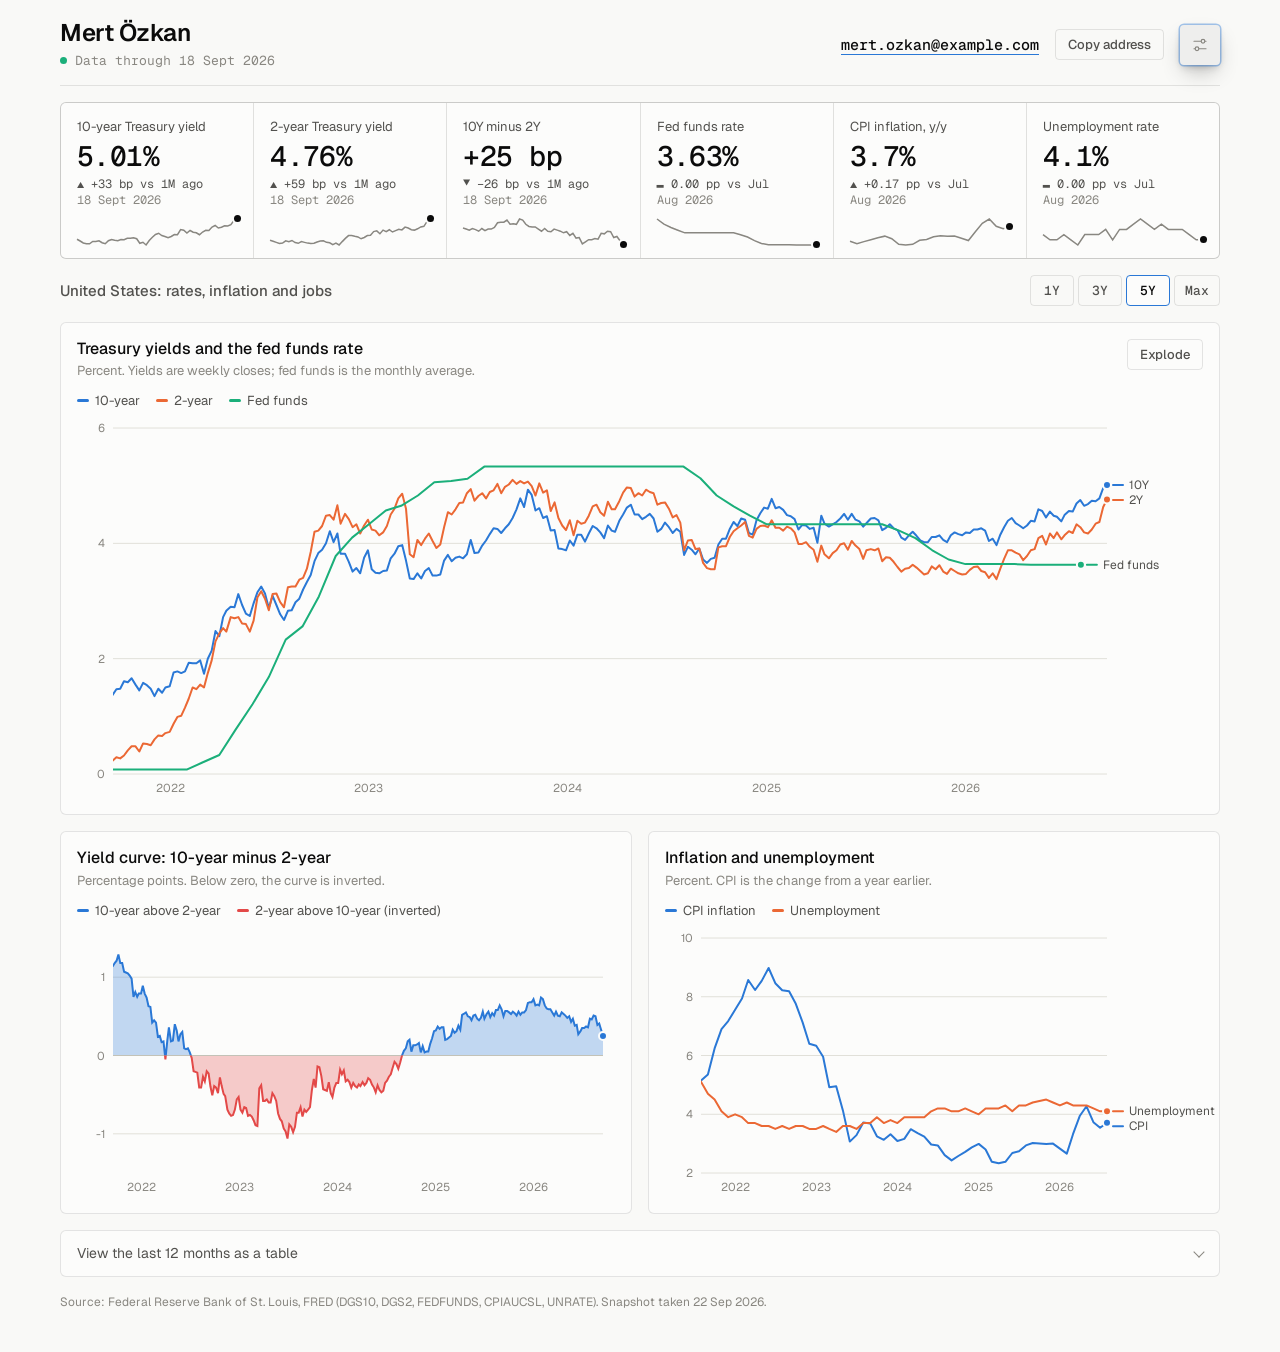
<file: desk.html>
<!DOCTYPE html>
<html lang="en">
<head>
<meta charset="utf-8">
<meta name="viewport" content="width=device-width, initial-scale=1">
<meta name="color-scheme" content="dark light">
<meta name="theme-color" content="#0d0d0d" id="theme-color">
<title>Mert Özkan</title>
<meta name="description" content="Mert Özkan. US rates, inflation and jobs, from FRED data. Contact: mert.ozkan@example.com">
<link rel="preconnect" href="https://fonts.googleapis.com">
<link rel="preconnect" href="https://fonts.gstatic.com" crossorigin>
<link href="https://fonts.googleapis.com/css2?family=Geist:wght@400;500;600&family=Geist+Mono:wght@400;500&family=Bodoni+Moda:opsz,wght@6..96,400..600&family=Schibsted+Grotesk:wght@400..700&family=IBM+Plex+Mono:wght@400;500&family=Newsreader:opsz,wght@6..72,400..600&family=Libre+Franklin:wght@400..800&family=JetBrains+Mono:wght@400..600&family=Archivo:wght@400..800&display=swap" rel="stylesheet">
<link rel="stylesheet" href="settings.css">
<script>try{var t=location.hash.slice(1)||localStorage.getItem("theme");if(t)document.documentElement.dataset.look=t}catch(e){}</script>
<style>
  /* Dark first. Values come from the validated reference palette (dataviz skill). */
  :root {
    color-scheme: dark;
    --page: #0d0d0d;
    --surface: #1a1a19;
    --ink: #ffffff;
    --ink-2: #c3c2b7;
    --muted: #898781;
    --grid: #2c2c2a;
    --axis: #383835;
    --border: rgba(255, 255, 255, 0.1);
    --s1: #3987e5;
    --s2: #d95926;
    --s3: #199e70;
    --neg: #e66767;
    --accent: #3987e5;
    --shadow: 0 6px 24px rgba(0, 0, 0, 0.45);
    --gutter: clamp(16px, 4vw, 40px);
    --sans: "Geist", system-ui, -apple-system, "Segoe UI", sans-serif;
    --mono: "Geist Mono", ui-monospace, "Cascadia Mono", Consolas, monospace;
    --head: var(--sans);
    --head-w: 600;
    --radius: 6px;
    --radius-s: 4px;
    --s-bg: var(--surface); --s-text: var(--ink); --s-muted: var(--muted); --s-line: var(--border); --s-accent: var(--accent); --s-body: var(--sans); --s-radius: var(--radius-s);
  }
  @media (prefers-color-scheme: light) {
    :root:not([data-look]), :root[data-look="desk"] {
      color-scheme: light;
      --page: #f9f9f7;
      --surface: #fcfcfb;
      --ink: #0b0b0b;
      --ink-2: #52514e;
      --muted: #898781;
      --grid: #e1e0d9;
      --axis: #c3c2b7;
      --border: rgba(11, 11, 11, 0.1);
      --s1: #2a78d6;
      --s2: #eb6834;
      --s3: #1baf7a;
      --neg: #e34948;
      --accent: #2a78d6;
      --shadow: 0 6px 24px rgba(0, 0, 0, 0.12);
    }
  }

  /* Themes shared with the front page. Series colours were run through the dataviz validator on each surface. */
  :root[data-look="ink"] {
    color-scheme: dark;
    --page: #0c1929; --surface: #112238; --ink: #e7ecf3; --ink-2: #b4c0d0; --muted: #8b9cb2;
    --grid: #1d3149; --axis: #2c4566; --border: rgba(231, 236, 243, 0.12);
    --s1: #5b9be8; --s2: #e8b24a; --s3: #2fae82; --neg: #e8776b; --accent: #e8b24a;
    --sans: "Hanken Grotesk", "Geist", system-ui, sans-serif;
    --head: "Bodoni Moda", Didot, Georgia, serif; --head-w: 500;
  }
  :root[data-look="ledger"] {
    color-scheme: light;
    --page: #edf0ee; --surface: #f6f8f7; --ink: #0f1e1b; --ink-2: #3a4a45; --muted: #52625c;
    --grid: #d8dedb; --axis: #b3bdb9; --border: rgba(15, 30, 27, 0.12);
    --s1: #2540d9; --s2: #c2571a; --s3: #1f7466; --neg: #c22f2f; --accent: #2540d9;
    --shadow: 0 6px 24px rgba(15, 30, 27, 0.12);
    --sans: "Schibsted Grotesk", "Geist", system-ui, sans-serif;
    --head: "Schibsted Grotesk", "Geist", system-ui, sans-serif; --head-w: 600;
  }
  :root[data-look="terminal"] {
    color-scheme: dark;
    --page: #0b0c0c; --surface: #141514; --ink: #e8e6df; --ink-2: #b5b3a8; --muted: #8f8d83;
    --grid: #262723; --axis: #34352f; --border: rgba(232, 230, 223, 0.12);
    --s1: #ffa028; --s2: #4db8d6; --s3: #e0708c; --neg: #ff5c4d; --accent: #ffa028;
    --sans: "IBM Plex Mono", ui-monospace, Consolas, monospace; --mono: "IBM Plex Mono", ui-monospace, Consolas, monospace;
    --head: "IBM Plex Mono", ui-monospace, Consolas, monospace; --head-w: 500;
    --radius: 0; --radius-s: 0;
  }
  :root[data-look="pink"] {
    color-scheme: light;
    --page: #fff1e5; --surface: #fff8f0; --ink: #33302e; --ink-2: #4d4844; --muted: #665f5a;
    --grid: #ead9c9; --axis: #cdb8a4; --border: rgba(51, 48, 46, 0.14);
    --s1: #0f5499; --s2: #c7601a; --s3: #1a9a6c; --neg: #990f3d; --accent: #990f3d;
    --shadow: 0 6px 24px rgba(51, 48, 46, 0.14);
    --sans: "Hanken Grotesk", "Geist", system-ui, sans-serif;
    --head: "Newsreader", Georgia, serif; --head-w: 500;
  }
  :root[data-look="weekly"] {
    color-scheme: light;
    --page: #dde8ee; --surface: #e9f1f5; --ink: #0d1417; --ink-2: #35444c; --muted: #4a5a63;
    --grid: #c6d4dc; --axis: #a9bac4; --border: rgba(13, 20, 23, 0.14);
    --s1: #006ba2; --s2: #c8641a; --s3: #248f63; --neg: #e3120b; --accent: #e3120b;
    --shadow: 0 6px 24px rgba(13, 20, 23, 0.14);
    --sans: "Libre Franklin", "Geist", system-ui, sans-serif;
    --head: "Libre Franklin", "Geist", system-ui, sans-serif; --head-w: 800;
    --radius: 2px; --radius-s: 2px;
  }
  :root[data-look="phosphor"] {
    color-scheme: dark;
    --page: #040b06; --surface: #08130b; --ink: #c9f2d2; --ink-2: #9cc8a8; --muted: #6f9a7b;
    --grid: #15281a; --axis: #22402a; --border: rgba(201, 242, 210, 0.14);
    --s1: #3dff7a; --s2: #ffb02e; --s3: #4fd6c8; --neg: #ff6b6b; --accent: #3dff7a;
    --sans: "JetBrains Mono", ui-monospace, Consolas, monospace; --mono: "JetBrains Mono", ui-monospace, Consolas, monospace;
    --head: "JetBrains Mono", ui-monospace, Consolas, monospace; --head-w: 600;
    --radius: 0; --radius-s: 0;
  }
  :root[data-look="blueprint"] {
    color-scheme: dark;
    --page: #1436c9; --surface: #0f2fae; --ink: #f3f6ff; --ink-2: #d5defc; --muted: #bac7f7;
    --grid: #2a49cf; --axis: #4a68e0; --border: rgba(243, 246, 255, 0.22);
    --s1: #ffffff; --s2: #ffd84d; --s3: #8fe3ff; --neg: #ffb3d1; --accent: #ffd84d;
    --shadow: 0 6px 24px rgba(4, 16, 90, 0.5);
    --sans: "Archivo", "Geist", system-ui, sans-serif;
    --head: "Archivo", "Geist", system-ui, sans-serif; --head-w: 700;
  }

  * { box-sizing: border-box; }
  html { background: var(--page); }
  body {
    margin: 0;
    background: var(--page);
    color: var(--ink);
    font: 400 15px/1.5 var(--sans);
    -webkit-font-smoothing: antialiased;
  }
  .wrap {
    max-width: 1240px;
    margin: 0 auto;
    padding: 20px var(--gutter) 40px;
    display: grid;
    gap: 16px;
  }

  /* Top bar */
  .top {
    display: flex;
    flex-wrap: wrap;
    align-items: center;
    justify-content: space-between;
    gap: 12px 24px;
    padding-bottom: 16px;
    border-bottom: 1px solid var(--border);
  }
  h1 { margin: 0; font: var(--head-w) 1.5rem/1.1 var(--head); letter-spacing: -0.02em; }
  .asof {
    display: flex;
    align-items: center;
    gap: 8px;
    margin-top: 6px;
    color: var(--muted);
    font: 400 0.8125rem var(--mono);
  }
  .pulse { width: 7px; height: 7px; border-radius: 50%; background: var(--s3); animation: pulse 2.4s ease-in-out infinite; }
  @keyframes pulse { 50% { opacity: 0.35; } }
  .contact { display: flex; align-items: center; gap: 16px; flex-wrap: wrap; }
  .email {
    color: var(--ink);
    font: 500 0.9375rem var(--mono);
    text-decoration: underline;
    text-decoration-color: var(--accent);
    text-underline-offset: 0.25em;
    text-decoration-thickness: 1px;
  }
  .email:hover { text-decoration-thickness: 2px; }
  .btn {
    padding: 6px 12px;
    background: transparent;
    color: var(--ink-2);
    border: 1px solid var(--border);
    border-radius: var(--radius-s);
    font: 500 0.8125rem var(--sans);
    cursor: pointer;
  }
  .btn:hover { color: var(--ink); border-color: var(--muted); }
  a:focus-visible, button:focus-visible, summary:focus-visible, select:focus-visible {
    outline: 2px solid var(--accent);
    outline-offset: 2px;
  }
  .back { color: var(--muted); font-size: 0.8125rem; text-decoration: none; }
  .back:hover { color: var(--ink); }

  /* Key figures: one bordered strip, hairline dividers */
  .strip {
    display: grid;
    grid-template-columns: repeat(auto-fit, minmax(176px, 1fr));
    gap: 1px;
    background: var(--border);
    border: 1px solid var(--border);
    border-radius: var(--radius);
    overflow: hidden;
  }
  .kpi { position: relative; padding: 14px 16px 12px; background: var(--surface); min-width: 0; }
  .kpi .label { color: var(--ink-2); font-size: 0.8125rem; }
  .kpi .val { margin-top: 4px; font: 500 1.75rem/1.1 var(--mono); letter-spacing: -0.02em; }
  .kpi .delta { margin-top: 4px; color: var(--ink-2); font: 400 0.75rem var(--mono); }
  .kpi .when { color: var(--muted); font: 400 0.75rem var(--mono); }
  .spark { position: relative; height: 28px; margin-top: 10px; }
  .spark svg { display: block; width: 100%; height: 100%; overflow: visible; }
  .spark polyline { fill: none; stroke: var(--muted); stroke-width: 1.5; vector-effect: non-scaling-stroke; }
  .spark i {
    position: absolute;
    width: 7px;
    height: 7px;
    margin: -3.5px 0 0 -3.5px;
    border-radius: 50%;
    background: var(--ink);
    box-shadow: 0 0 0 2px var(--surface);
  }

  /* Range filter */
  .toolbar { display: flex; align-items: center; justify-content: space-between; flex-wrap: wrap; gap: 8px 16px; }
  .toolbar h2 { margin: 0; font: 500 0.9375rem var(--sans); color: var(--ink-2); }
  .range { display: flex; gap: 4px; }
  .range button {
    min-width: 44px;
    padding: 6px 10px;
    background: transparent;
    color: var(--ink-2);
    border: 1px solid var(--border);
    border-radius: var(--radius-s);
    font: 500 0.8125rem var(--mono);
    cursor: pointer;
  }
  .range button:hover { color: var(--ink); }
  .range button[aria-pressed="true"] { color: var(--ink); border-color: var(--accent); background: var(--surface); }

  /* Chart panels */
  .grid { display: grid; grid-template-columns: repeat(2, minmax(0, 1fr)); gap: 16px; }
  .panel {
    margin: 0;
    min-width: 0;
    padding: 16px;
    background: var(--surface);
    border: 1px solid var(--border);
    border-radius: var(--radius);
  }
  .panel.wide { grid-column: 1 / -1; }
  .head { display: flex; align-items: flex-start; justify-content: space-between; gap: 12px; }
  .panel h3 { margin: 0; font: 500 1rem/1.3 var(--head); }
  .panel .sub { margin: 2px 0 0; color: var(--muted); font-size: 0.8125rem; }
  .legend { display: flex; flex-wrap: wrap; gap: 4px 16px; margin: 10px 0 0; padding: 0; list-style: none; font-size: 0.8125rem; color: var(--ink-2); }
  .legend li { display: flex; align-items: center; gap: 6px; }
  .legend i { width: 12px; height: 3px; border-radius: 2px; background: var(--c); }
  .plot { position: relative; margin-top: 8px; }
  .plot svg { display: block; overflow: visible; }
  .plot text { font: 400 11.5px var(--sans); fill: var(--muted); }
  .plot text.lab { fill: var(--ink-2); font-size: 12px; }
  .plot .hit { fill: transparent; cursor: crosshair; }
  .tip {
    position: absolute;
    z-index: 2;
    display: none;
    min-width: 150px;
    padding: 8px 10px;
    background: var(--surface);
    border: 1px solid var(--border);
    border-radius: var(--radius-s);
    box-shadow: var(--shadow);
    font-size: 0.75rem;
    pointer-events: none;
  }
  .tip b { display: block; margin-bottom: 4px; font: 500 0.75rem var(--sans); color: var(--ink-2); }
  .tip div { display: flex; align-items: center; gap: 6px; padding: 1px 0; color: var(--ink-2); }
  .tip i { width: 8px; height: 8px; border-radius: 50%; background: var(--c); flex: none; }
  .tip span { margin-left: auto; padding-left: 12px; color: var(--ink); font: 500 0.75rem var(--mono); }
  .tip em { color: var(--muted); font-style: normal; font-family: var(--mono); }

  /* Table view */
  details { background: var(--surface); border: 1px solid var(--border); border-radius: var(--radius); }
  summary {
    display: flex;
    align-items: center;
    justify-content: space-between;
    gap: 12px;
    padding: 12px 16px;
    cursor: pointer;
    color: var(--ink-2);
    font-size: 0.875rem;
    list-style: none;
  }
  summary::-webkit-details-marker { display: none; }
  summary::after {
    content: "";
    width: 7px;
    height: 7px;
    border: solid var(--muted);
    border-width: 0 1.5px 1.5px 0;
    transform: translateY(-2px) rotate(45deg);
    transition: transform 0.4s cubic-bezier(0.2, 0.7, 0.2, 1);
  }
  details.is-open summary::after { transform: translateY(2px) rotate(225deg); }
  .fold { overflow: hidden; }
  .table-scroll { overflow-x: auto; padding: 0 16px 16px; }
  table { width: 100%; border-collapse: collapse; font: 400 0.8125rem var(--mono); }
  th, td { padding: 6px 12px 6px 0; text-align: right; white-space: nowrap; border-bottom: 1px solid var(--grid); }
  th { color: var(--muted); font: 500 0.75rem var(--sans); }
  th:first-child, td:first-child { text-align: left; }
  td:first-child { color: var(--ink-2); }
  .note { margin: 10px 0 0; color: var(--muted); font-size: 0.75rem; }

  footer { color: var(--muted); font-size: 0.75rem; line-height: 1.6; }

  @media (max-width: 760px) {
    .grid { grid-template-columns: minmax(0, 1fr); }
    .kpi .val { font-size: 1.5rem; }
  }
  @media (prefers-reduced-motion: reduce) { .pulse { animation: none; } summary::after { transition: none; }  }
</style>
</head>
<body>
<div class="wrap">
  <header class="top">
    <div>
      <h1>Mert Özkan</h1>
      <div class="asof"><span class="pulse"></span><span id="asof">Data through</span></div>
    </div>
    <div class="contact">
      <a class="email" href="mailto:mert.ozkan@example.com">mert.ozkan@example.com</a>
      <button class="btn" id="copy" type="button">Copy address</button>
      <button type="button" class="st-gear" id="open-settings" aria-haspopup="dialog" aria-label="Settings" title="Settings"><svg viewBox="0 0 24 24" fill="none" stroke="currentColor" stroke-width="1.6" stroke-linecap="round" aria-hidden="true"><path d="M4 7h9M19 7h1M4 17h1M11 17h9"/><circle cx="16" cy="7" r="2.4"/><circle cx="8" cy="17" r="2.4"/></svg></button>
      <span id="status" role="status" aria-live="polite" style="position:absolute;width:1px;height:1px;overflow:hidden;clip:rect(0 0 0 0)"></span>
    </div>
  </header>

  <section class="strip" id="strip" aria-label="Latest readings"></section>

  <div class="toolbar">
    <h2>United States: rates, inflation and jobs</h2>
    <div class="range" id="range" role="group" aria-label="Time range">
      <button type="button" data-y="1" aria-pressed="false">1Y</button>
      <button type="button" data-y="3" aria-pressed="false">3Y</button>
      <button type="button" data-y="5" aria-pressed="true">5Y</button>
      <button type="button" data-y="0" aria-pressed="false">Max</button>
    </div>
  </div>

  <section class="grid">
    <figure class="panel wide">
      <div class="head">
        <div>
          <h3>Treasury yields and the fed funds rate</h3>
          <p class="sub">Percent. Yields are weekly closes; fed funds is the monthly average.</p>
        </div>
        <button class="btn" id="explode" type="button" aria-pressed="false" title="Pull the lines apart into lanes, each with its own scale">Explode</button>
      </div>
      <ul class="legend" id="lg1"></ul>
      <div class="plot" id="c1"></div>
    </figure>
    <figure class="panel">
      <h3>Yield curve: 10-year minus 2-year</h3>
      <p class="sub">Percentage points. Below zero, the curve is inverted.</p>
      <ul class="legend" id="lg2"></ul>
      <div class="plot" id="c2"></div>
    </figure>
    <figure class="panel">
      <h3>Inflation and unemployment</h3>
      <p class="sub">Percent. CPI is the change from a year earlier.</p>
      <ul class="legend" id="lg3"></ul>
      <div class="plot" id="c3"></div>
    </figure>
  </section>

  <details>
    <summary>View the last 12 months as a table</summary>
    <div class="fold">
      <div class="table-scroll">
        <table id="tbl"></table>
        <p class="note">Yields and the spread show the last reading in each month. Percent, except the spread in percentage points.</p>
      </div>
    </div>
  </details>

  <footer>
    Source: Federal Reserve Bank of St. Louis, FRED (DGS10, DGS2, FEDFUNDS, CPIAUCSL, UNRATE). Snapshot taken 22 Sep 2026.
  </footer>
</div>

<script src="settings.js"></script>
<script>
const D = {"asof":"2026-09-18","y10":[["2019-01-04",2.67],["2019-01-11",2.71],["2019-01-18",2.79],["2019-01-25",2.76],["2019-02-01",2.7],["2019-02-08",2.63],["2019-02-15",2.66],["2019-02-22",2.65],["2019-03-01",2.76],["2019-03-08",2.62],["2019-03-15",2.59],["2019-03-22",2.44],["2019-03-29",2.41],["2019-04-05",2.5],["2019-04-12",2.56],["2019-04-18",2.57],["2019-04-26",2.51],["2019-05-03",2.54],["2019-05-10",2.47],["2019-05-17",2.39],["2019-05-24",2.32],["2019-05-31",2.14],["2019-06-07",2.09],["2019-06-14",2.09],["2019-06-21",2.07],["2019-06-28",2.0],["2019-07-05",2.04],["2019-07-12",2.12],["2019-07-19",2.05],["2019-07-26",2.08],["2019-08-02",1.86],["2019-08-09",1.74],["2019-08-16",1.55],["2019-08-23",1.52],["2019-08-30",1.5],["2019-09-06",1.55],["2019-09-13",1.9],["2019-09-20",1.74],["2019-09-27",1.69],["2019-10-04",1.52],["2019-10-11",1.76],["2019-10-18",1.76],["2019-10-25",1.8],["2019-11-01",1.73],["2019-11-08",1.94],["2019-11-15",1.84],["2019-11-22",1.77],["2019-11-29",1.78],["2019-12-06",1.84],["2019-12-13",1.82],["2019-12-20",1.92],["2019-12-27",1.88],["2020-01-03",1.8],["2020-01-10",1.83],["2020-01-17",1.84],["2020-01-24",1.7],["2020-01-31",1.51],["2020-02-07",1.59],["2020-02-14",1.59],["2020-02-21",1.46],["2020-02-28",1.13],["2020-03-06",0.74],["2020-03-13",0.94],["2020-03-20",0.92],["2020-03-27",0.72],["2020-04-03",0.62],["2020-04-09",0.73],["2020-04-17",0.65],["2020-04-24",0.6],["2020-05-01",0.64],["2020-05-08",0.69],["2020-05-15",0.64],["2020-05-22",0.66],["2020-05-29",0.65],["2020-06-05",0.91],["2020-06-12",0.71],["2020-06-19",0.7],["2020-06-26",0.64],["2020-07-02",0.68],["2020-07-10",0.65],["2020-07-17",0.64],["2020-07-24",0.59],["2020-07-31",0.55],["2020-08-07",0.57],["2020-08-14",0.71],["2020-08-21",0.64],["2020-08-28",0.74],["2020-09-04",0.72],["2020-09-11",0.67],["2020-09-18",0.7],["2020-09-25",0.66],["2020-10-02",0.7],["2020-10-09",0.79],["2020-10-16",0.76],["2020-10-23",0.85],["2020-10-30",0.88],["2020-11-06",0.83],["2020-11-13",0.89],["2020-11-20",0.83],["2020-11-27",0.84],["2020-12-04",0.97],["2020-12-11",0.9],["2020-12-18",0.95],["2020-12-24",0.94],["2020-12-31",0.93],["2021-01-08",1.13],["2021-01-15",1.11],["2021-01-22",1.1],["2021-01-29",1.11],["2021-02-05",1.19],["2021-02-12",1.2],["2021-02-19",1.34],["2021-02-26",1.44],["2021-03-05",1.56],["2021-03-12",1.64],["2021-03-19",1.74],["2021-03-26",1.67],["2021-04-02",1.72],["2021-04-09",1.67],["2021-04-16",1.59],["2021-04-23",1.58],["2021-04-30",1.65],["2021-05-07",1.6],["2021-05-14",1.63],["2021-05-21",1.63],["2021-05-28",1.58],["2021-06-04",1.56],["2021-06-11",1.47],["2021-06-18",1.45],["2021-06-25",1.54],["2021-07-02",1.44],["2021-07-09",1.37],["2021-07-16",1.31],["2021-07-23",1.3],["2021-07-30",1.24],["2021-08-06",1.31],["2021-08-13",1.29],["2021-08-20",1.26],["2021-08-27",1.31],["2021-09-03",1.33],["2021-09-10",1.35],["2021-09-17",1.37],["2021-09-24",1.47],["2021-10-01",1.48],["2021-10-08",1.61],["2021-10-15",1.59],["2021-10-22",1.66],["2021-10-29",1.55],["2021-11-05",1.45],["2021-11-12",1.58],["2021-11-19",1.54],["2021-11-26",1.48],["2021-12-03",1.35],["2021-12-10",1.48],["2021-12-17",1.41],["2021-12-23",1.5],["2021-12-31",1.52],["2022-01-07",1.76],["2022-01-14",1.78],["2022-01-21",1.75],["2022-01-28",1.78],["2022-02-04",1.93],["2022-02-11",1.92],["2022-02-18",1.92],["2022-02-25",1.97],["2022-03-04",1.74],["2022-03-11",2.0],["2022-03-18",2.14],["2022-03-25",2.48],["2022-04-01",2.39],["2022-04-08",2.72],["2022-04-14",2.83],["2022-04-22",2.9],["2022-04-29",2.89],["2022-05-06",3.12],["2022-05-13",2.93],["2022-05-20",2.78],["2022-05-27",2.74],["2022-06-03",2.96],["2022-06-10",3.15],["2022-06-17",3.25],["2022-06-24",3.13],["2022-07-01",2.88],["2022-07-08",3.09],["2022-07-15",2.93],["2022-07-22",2.77],["2022-07-29",2.67],["2022-08-05",2.83],["2022-08-12",2.84],["2022-08-19",2.98],["2022-08-26",3.04],["2022-09-02",3.2],["2022-09-09",3.33],["2022-09-16",3.45],["2022-09-23",3.69],["2022-09-30",3.83],["2022-10-07",3.89],["2022-10-14",4.0],["2022-10-21",4.21],["2022-10-28",4.02],["2022-11-04",4.17],["2022-11-10",3.82],["2022-11-18",3.82],["2022-11-25",3.68],["2022-12-02",3.51],["2022-12-09",3.57],["2022-12-16",3.48],["2022-12-23",3.75],["2022-12-30",3.88],["2023-01-06",3.55],["2023-01-13",3.49],["2023-01-20",3.48],["2023-01-27",3.52],["2023-02-03",3.53],["2023-02-10",3.74],["2023-02-17",3.82],["2023-02-24",3.95],["2023-03-03",3.97],["2023-03-10",3.7],["2023-03-17",3.39],["2023-03-24",3.38],["2023-03-31",3.48],["2023-04-07",3.39],["2023-04-14",3.52],["2023-04-21",3.57],["2023-04-28",3.44],["2023-05-05",3.44],["2023-05-12",3.46],["2023-05-19",3.7],["2023-05-26",3.8],["2023-06-02",3.69],["2023-06-09",3.75],["2023-06-16",3.77],["2023-06-23",3.74],["2023-06-30",3.81],["2023-07-07",4.06],["2023-07-14",3.83],["2023-07-21",3.84],["2023-07-28",3.96],["2023-08-04",4.05],["2023-08-11",4.16],["2023-08-18",4.26],["2023-08-25",4.25],["2023-09-01",4.18],["2023-09-08",4.26],["2023-09-15",4.33],["2023-09-22",4.44],["2023-09-29",4.59],["2023-10-06",4.78],["2023-10-13",4.63],["2023-10-20",4.93],["2023-10-27",4.84],["2023-11-03",4.57],["2023-11-10",4.61],["2023-11-17",4.44],["2023-11-24",4.47],["2023-12-01",4.22],["2023-12-08",4.23],["2023-12-15",3.91],["2023-12-22",3.9],["2023-12-29",3.88],["2024-01-05",4.05],["2024-01-12",3.96],["2024-01-19",4.15],["2024-01-26",4.15],["2024-02-02",4.03],["2024-02-09",4.17],["2024-02-16",4.3],["2024-02-23",4.26],["2024-03-01",4.19],["2024-03-08",4.09],["2024-03-15",4.31],["2024-03-22",4.22],["2024-03-28",4.2],["2024-04-05",4.39],["2024-04-12",4.5],["2024-04-19",4.62],["2024-04-26",4.67],["2024-05-03",4.5],["2024-05-10",4.5],["2024-05-17",4.42],["2024-05-24",4.46],["2024-05-31",4.51],["2024-06-07",4.43],["2024-06-14",4.2],["2024-06-21",4.25],["2024-06-28",4.36],["2024-07-05",4.28],["2024-07-12",4.18],["2024-07-19",4.25],["2024-07-26",4.2],["2024-08-02",3.8],["2024-08-09",3.94],["2024-08-16",3.89],["2024-08-23",3.81],["2024-08-30",3.91],["2024-09-06",3.72],["2024-09-13",3.66],["2024-09-20",3.73],["2024-09-27",3.75],["2024-10-04",3.98],["2024-10-11",4.08],["2024-10-18",4.08],["2024-10-25",4.25],["2024-11-01",4.37],["2024-11-08",4.3],["2024-11-15",4.43],["2024-11-22",4.41],["2024-11-29",4.18],["2024-12-06",4.15],["2024-12-13",4.4],["2024-12-20",4.52],["2024-12-27",4.62],["2025-01-03",4.6],["2025-01-10",4.77],["2025-01-17",4.61],["2025-01-24",4.63],["2025-01-31",4.58],["2025-02-07",4.49],["2025-02-14",4.47],["2025-02-21",4.42],["2025-02-28",4.24],["2025-03-07",4.32],["2025-03-14",4.31],["2025-03-21",4.25],["2025-03-28",4.27],["2025-04-04",4.01],["2025-04-11",4.48],["2025-04-17",4.34],["2025-04-25",4.29],["2025-05-02",4.33],["2025-05-09",4.37],["2025-05-16",4.43],["2025-05-23",4.51],["2025-05-30",4.41],["2025-06-06",4.51],["2025-06-13",4.41],["2025-06-20",4.38],["2025-06-27",4.29],["2025-07-03",4.35],["2025-07-11",4.43],["2025-07-18",4.44],["2025-07-25",4.4],["2025-08-01",4.23],["2025-08-08",4.27],["2025-08-15",4.33],["2025-08-22",4.26],["2025-08-29",4.23],["2025-09-05",4.1],["2025-09-12",4.06],["2025-09-19",4.14],["2025-09-26",4.2],["2025-10-03",4.13],["2025-10-10",4.05],["2025-10-17",4.02],["2025-10-24",4.02],["2025-10-31",4.11],["2025-11-07",4.11],["2025-11-14",4.14],["2025-11-21",4.06],["2025-11-28",4.02],["2025-12-05",4.14],["2025-12-12",4.19],["2025-12-19",4.16],["2025-12-26",4.14],["2026-01-02",4.19],["2026-01-09",4.18],["2026-01-16",4.24],["2026-01-23",4.24],["2026-01-30",4.26],["2026-02-06",4.22],["2026-02-13",4.04],["2026-02-20",4.08],["2026-02-27",3.97],["2026-03-06",4.15],["2026-03-13",4.28],["2026-03-20",4.39],["2026-03-27",4.44],["2026-04-03",4.35],["2026-04-10",4.31],["2026-04-17",4.26],["2026-04-24",4.31],["2026-05-01",4.39],["2026-05-08",4.38],["2026-05-15",4.59],["2026-05-22",4.56],["2026-05-29",4.45],["2026-06-05",4.55],["2026-06-12",4.48],["2026-06-18",4.46],["2026-06-26",4.38],["2026-07-02",4.49],["2026-07-10",4.56],["2026-07-17",4.55],["2026-07-24",4.69],["2026-07-31",4.75],["2026-08-07",4.65],["2026-08-14",4.68],["2026-08-21",4.74],["2026-08-28",4.73],["2026-09-04",4.78],["2026-09-11",4.96],["2026-09-18",5.01]],"y2":[["2019-01-04",2.5],["2019-01-11",2.55],["2019-01-18",2.62],["2019-01-25",2.6],["2019-02-01",2.52],["2019-02-08",2.45],["2019-02-15",2.52],["2019-02-22",2.48],["2019-03-01",2.55],["2019-03-08",2.45],["2019-03-15",2.43],["2019-03-22",2.31],["2019-03-29",2.27],["2019-04-05",2.35],["2019-04-12",2.4],["2019-04-18",2.38],["2019-04-26",2.28],["2019-05-03",2.33],["2019-05-10",2.26],["2019-05-17",2.2],["2019-05-24",2.16],["2019-05-31",1.95],["2019-06-07",1.85],["2019-06-14",1.84],["2019-06-21",1.77],["2019-06-28",1.75],["2019-07-05",1.87],["2019-07-12",1.84],["2019-07-19",1.8],["2019-07-26",1.86],["2019-08-02",1.72],["2019-08-09",1.63],["2019-08-16",1.48],["2019-08-23",1.51],["2019-08-30",1.5],["2019-09-06",1.53],["2019-09-13",1.79],["2019-09-20",1.69],["2019-09-27",1.63],["2019-10-04",1.4],["2019-10-11",1.63],["2019-10-18",1.58],["2019-10-25",1.63],["2019-11-01",1.56],["2019-11-08",1.68],["2019-11-15",1.61],["2019-11-22",1.61],["2019-11-29",1.61],["2019-12-06",1.61],["2019-12-13",1.61],["2019-12-20",1.63],["2019-12-27",1.59],["2020-01-03",1.53],["2020-01-10",1.56],["2020-01-17",1.58],["2020-01-24",1.49],["2020-01-31",1.33],["2020-02-07",1.41],["2020-02-14",1.42],["2020-02-21",1.34],["2020-02-28",0.86],["2020-03-06",0.49],["2020-03-13",0.49],["2020-03-20",0.37],["2020-03-27",0.25],["2020-04-03",0.23],["2020-04-09",0.23],["2020-04-17",0.2],["2020-04-24",0.22],["2020-05-01",0.2],["2020-05-08",0.16],["2020-05-15",0.16],["2020-05-22",0.17],["2020-05-29",0.16],["2020-06-05",0.22],["2020-06-12",0.19],["2020-06-19",0.19],["2020-06-26",0.17],["2020-07-02",0.16],["2020-07-10",0.16],["2020-07-17",0.14],["2020-07-24",0.14],["2020-07-31",0.11],["2020-08-07",0.13],["2020-08-14",0.14],["2020-08-21",0.16],["2020-08-28",0.14],["2020-09-04",0.14],["2020-09-11",0.13],["2020-09-18",0.14],["2020-09-25",0.12],["2020-10-02",0.13],["2020-10-09",0.16],["2020-10-16",0.14],["2020-10-23",0.18],["2020-10-30",0.14],["2020-11-06",0.16],["2020-11-13",0.17],["2020-11-20",0.16],["2020-11-27",0.16],["2020-12-04",0.16],["2020-12-11",0.11],["2020-12-18",0.13],["2020-12-24",0.13],["2020-12-31",0.13],["2021-01-08",0.14],["2021-01-15",0.13],["2021-01-22",0.13],["2021-01-29",0.11],["2021-02-05",0.09],["2021-02-12",0.11],["2021-02-19",0.11],["2021-02-26",0.14],["2021-03-05",0.14],["2021-03-12",0.14],["2021-03-19",0.16],["2021-03-26",0.14],["2021-04-02",0.19],["2021-04-09",0.16],["2021-04-16",0.16],["2021-04-23",0.16],["2021-04-30",0.16],["2021-05-07",0.14],["2021-05-14",0.16],["2021-05-21",0.17],["2021-05-28",0.14],["2021-06-04",0.14],["2021-06-11",0.16],["2021-06-18",0.26],["2021-06-25",0.28],["2021-07-02",0.24],["2021-07-09",0.23],["2021-07-16",0.25],["2021-07-23",0.22],["2021-07-30",0.19],["2021-08-06",0.21],["2021-08-13",0.23],["2021-08-20",0.23],["2021-08-27",0.22],["2021-09-03",0.21],["2021-09-10",0.23],["2021-09-17",0.23],["2021-09-24",0.29],["2021-10-01",0.27],["2021-10-08",0.32],["2021-10-15",0.41],["2021-10-22",0.48],["2021-10-29",0.48],["2021-11-05",0.39],["2021-11-12",0.53],["2021-11-19",0.52],["2021-11-26",0.5],["2021-12-03",0.6],["2021-12-10",0.67],["2021-12-17",0.66],["2021-12-23",0.71],["2021-12-31",0.73],["2022-01-07",0.87],["2022-01-14",0.99],["2022-01-21",1.01],["2022-01-28",1.15],["2022-02-04",1.31],["2022-02-11",1.5],["2022-02-18",1.47],["2022-02-25",1.55],["2022-03-04",1.5],["2022-03-11",1.75],["2022-03-18",1.97],["2022-03-25",2.3],["2022-04-01",2.44],["2022-04-08",2.53],["2022-04-14",2.47],["2022-04-22",2.72],["2022-04-29",2.7],["2022-05-06",2.72],["2022-05-13",2.61],["2022-05-20",2.6],["2022-05-27",2.47],["2022-06-03",2.66],["2022-06-10",3.06],["2022-06-17",3.17],["2022-06-24",3.04],["2022-07-01",2.84],["2022-07-08",3.12],["2022-07-15",3.13],["2022-07-22",2.98],["2022-07-29",2.89],["2022-08-05",3.24],["2022-08-12",3.25],["2022-08-19",3.25],["2022-08-26",3.37],["2022-09-02",3.4],["2022-09-09",3.56],["2022-09-16",3.85],["2022-09-23",4.2],["2022-09-30",4.22],["2022-10-07",4.3],["2022-10-14",4.48],["2022-10-21",4.49],["2022-10-28",4.41],["2022-11-04",4.66],["2022-11-10",4.34],["2022-11-18",4.51],["2022-11-25",4.42],["2022-12-02",4.28],["2022-12-09",4.33],["2022-12-16",4.17],["2022-12-23",4.31],["2022-12-30",4.41],["2023-01-06",4.24],["2023-01-13",4.22],["2023-01-20",4.14],["2023-01-27",4.19],["2023-02-03",4.3],["2023-02-10",4.5],["2023-02-17",4.6],["2023-02-24",4.78],["2023-03-03",4.86],["2023-03-10",4.6],["2023-03-17",3.81],["2023-03-24",3.76],["2023-03-31",4.06],["2023-04-07",3.97],["2023-04-14",4.08],["2023-04-21",4.17],["2023-04-28",4.04],["2023-05-05",3.92],["2023-05-12",3.98],["2023-05-19",4.28],["2023-05-26",4.54],["2023-06-02",4.5],["2023-06-09",4.59],["2023-06-16",4.7],["2023-06-23",4.71],["2023-06-30",4.87],["2023-07-07",4.94],["2023-07-14",4.74],["2023-07-21",4.82],["2023-07-28",4.87],["2023-08-04",4.78],["2023-08-11",4.89],["2023-08-18",4.92],["2023-08-25",5.03],["2023-09-01",4.87],["2023-09-08",4.98],["2023-09-15",5.02],["2023-09-22",5.1],["2023-09-29",5.03],["2023-10-06",5.08],["2023-10-13",5.04],["2023-10-20",5.07],["2023-10-27",4.99],["2023-11-03",4.83],["2023-11-10",5.04],["2023-11-17",4.88],["2023-11-24",4.92],["2023-12-01",4.56],["2023-12-08",4.71],["2023-12-15",4.44],["2023-12-22",4.31],["2023-12-29",4.23],["2024-01-05",4.4],["2024-01-12",4.14],["2024-01-19",4.39],["2024-01-26",4.34],["2024-02-02",4.36],["2024-02-09",4.48],["2024-02-16",4.64],["2024-02-23",4.67],["2024-03-01",4.54],["2024-03-08",4.48],["2024-03-15",4.72],["2024-03-22",4.59],["2024-03-28",4.59],["2024-04-05",4.73],["2024-04-12",4.88],["2024-04-19",4.97],["2024-04-26",4.96],["2024-05-03",4.81],["2024-05-10",4.87],["2024-05-17",4.83],["2024-05-24",4.93],["2024-05-31",4.89],["2024-06-07",4.87],["2024-06-14",4.67],["2024-06-21",4.7],["2024-06-28",4.71],["2024-07-05",4.6],["2024-07-12",4.45],["2024-07-19",4.49],["2024-07-26",4.36],["2024-08-02",3.88],["2024-08-09",4.05],["2024-08-16",4.06],["2024-08-23",3.9],["2024-08-30",3.91],["2024-09-06",3.66],["2024-09-13",3.57],["2024-09-20",3.55],["2024-09-27",3.55],["2024-10-04",3.93],["2024-10-11",3.95],["2024-10-18",3.95],["2024-10-25",4.11],["2024-11-01",4.21],["2024-11-08",4.26],["2024-11-15",4.31],["2024-11-22",4.37],["2024-11-29",4.13],["2024-12-06",4.1],["2024-12-13",4.25],["2024-12-20",4.3],["2024-12-27",4.31],["2025-01-03",4.28],["2025-01-10",4.4],["2025-01-17",4.27],["2025-01-24",4.27],["2025-01-31",4.22],["2025-02-07",4.29],["2025-02-14",4.26],["2025-02-21",4.19],["2025-02-28",3.99],["2025-03-07",3.99],["2025-03-14",4.02],["2025-03-21",3.94],["2025-03-28",3.89],["2025-04-04",3.68],["2025-04-11",3.96],["2025-04-17",3.81],["2025-04-25",3.74],["2025-05-02",3.83],["2025-05-09",3.88],["2025-05-16",3.98],["2025-05-23",4.0],["2025-05-30",3.89],["2025-06-06",4.04],["2025-06-13",3.96],["2025-06-20",3.9],["2025-06-27",3.73],["2025-07-03",3.88],["2025-07-11",3.9],["2025-07-18",3.88],["2025-07-25",3.91],["2025-08-01",3.69],["2025-08-08",3.76],["2025-08-15",3.75],["2025-08-22",3.68],["2025-08-29",3.59],["2025-09-05",3.51],["2025-09-12",3.56],["2025-09-19",3.57],["2025-09-26",3.63],["2025-10-03",3.58],["2025-10-10",3.52],["2025-10-17",3.46],["2025-10-24",3.48],["2025-10-31",3.6],["2025-11-07",3.55],["2025-11-14",3.62],["2025-11-21",3.51],["2025-11-28",3.47],["2025-12-05",3.56],["2025-12-12",3.52],["2025-12-19",3.48],["2025-12-26",3.46],["2026-01-02",3.47],["2026-01-09",3.54],["2026-01-16",3.59],["2026-01-23",3.6],["2026-01-30",3.52],["2026-02-06",3.5],["2026-02-13",3.4],["2026-02-20",3.48],["2026-02-27",3.38],["2026-03-06",3.56],["2026-03-13",3.73],["2026-03-20",3.88],["2026-03-27",3.88],["2026-04-03",3.84],["2026-04-10",3.81],["2026-04-17",3.71],["2026-04-24",3.78],["2026-05-01",3.88],["2026-05-08",3.9],["2026-05-15",4.09],["2026-05-22",4.13],["2026-05-29",3.98],["2026-06-05",4.17],["2026-06-12",4.09],["2026-06-18",4.19],["2026-06-26",4.07],["2026-07-02",4.14],["2026-07-10",4.21],["2026-07-17",4.18],["2026-07-24",4.33],["2026-07-31",4.28],["2026-08-07",4.19],["2026-08-14",4.17],["2026-08-21",4.24],["2026-08-28",4.34],["2026-09-04",4.37],["2026-09-11",4.63],["2026-09-18",4.76]],"spread":[["2019-01-04",0.17],["2019-01-11",0.16],["2019-01-18",0.17],["2019-01-25",0.16],["2019-02-01",0.18],["2019-02-08",0.18],["2019-02-15",0.14],["2019-02-22",0.17],["2019-03-01",0.21],["2019-03-08",0.17],["2019-03-15",0.16],["2019-03-22",0.13],["2019-03-29",0.14],["2019-04-05",0.15],["2019-04-12",0.16],["2019-04-18",0.19],["2019-04-26",0.23],["2019-05-03",0.21],["2019-05-10",0.21],["2019-05-17",0.19],["2019-05-24",0.16],["2019-05-31",0.19],["2019-06-07",0.24],["2019-06-14",0.25],["2019-06-21",0.3],["2019-06-28",0.25],["2019-07-05",0.17],["2019-07-12",0.28],["2019-07-19",0.25],["2019-07-26",0.22],["2019-08-02",0.14],["2019-08-09",0.11],["2019-08-16",0.07],["2019-08-23",0.01],["2019-08-30",0.0],["2019-09-06",0.02],["2019-09-13",0.11],["2019-09-20",0.05],["2019-09-27",0.06],["2019-10-04",0.12],["2019-10-11",0.13],["2019-10-18",0.18],["2019-10-25",0.17],["2019-11-01",0.17],["2019-11-08",0.26],["2019-11-15",0.23],["2019-11-22",0.16],["2019-11-29",0.17],["2019-12-06",0.23],["2019-12-13",0.21],["2019-12-20",0.29],["2019-12-27",0.29],["2020-01-03",0.27],["2020-01-10",0.27],["2020-01-17",0.26],["2020-01-24",0.21],["2020-01-31",0.18],["2020-02-07",0.18],["2020-02-14",0.17],["2020-02-21",0.12],["2020-02-28",0.27],["2020-03-06",0.25],["2020-03-13",0.45],["2020-03-20",0.55],["2020-03-27",0.47],["2020-04-03",0.39],["2020-04-09",0.5],["2020-04-17",0.45],["2020-04-24",0.38],["2020-05-01",0.44],["2020-05-08",0.53],["2020-05-15",0.48],["2020-05-22",0.49],["2020-05-29",0.49],["2020-06-05",0.69],["2020-06-12",0.52],["2020-06-19",0.51],["2020-06-26",0.47],["2020-07-02",0.52],["2020-07-10",0.49],["2020-07-17",0.5],["2020-07-24",0.45],["2020-07-31",0.44],["2020-08-07",0.44],["2020-08-14",0.57],["2020-08-21",0.48],["2020-08-28",0.6],["2020-09-04",0.58],["2020-09-11",0.54],["2020-09-18",0.56],["2020-09-25",0.54],["2020-10-02",0.57],["2020-10-09",0.63],["2020-10-16",0.62],["2020-10-23",0.67],["2020-10-30",0.74],["2020-11-06",0.67],["2020-11-13",0.72],["2020-11-20",0.67],["2020-11-27",0.68],["2020-12-04",0.81],["2020-12-11",0.79],["2020-12-18",0.82],["2020-12-24",0.81],["2020-12-31",0.8],["2021-01-08",0.99],["2021-01-15",0.98],["2021-01-22",0.97],["2021-01-29",1.0],["2021-02-05",1.1],["2021-02-12",1.09],["2021-02-19",1.23],["2021-02-26",1.3],["2021-03-05",1.42],["2021-03-12",1.5],["2021-03-19",1.58],["2021-03-26",1.53],["2021-04-02",1.53],["2021-04-09",1.51],["2021-04-16",1.43],["2021-04-23",1.42],["2021-04-30",1.49],["2021-05-07",1.46],["2021-05-14",1.47],["2021-05-21",1.46],["2021-05-28",1.44],["2021-06-04",1.42],["2021-06-11",1.31],["2021-06-18",1.19],["2021-06-25",1.26],["2021-07-02",1.2],["2021-07-09",1.14],["2021-07-16",1.06],["2021-07-23",1.08],["2021-07-30",1.05],["2021-08-06",1.1],["2021-08-13",1.06],["2021-08-20",1.03],["2021-08-27",1.09],["2021-09-03",1.12],["2021-09-10",1.12],["2021-09-17",1.14],["2021-09-24",1.18],["2021-10-01",1.21],["2021-10-08",1.29],["2021-10-15",1.18],["2021-10-22",1.18],["2021-10-29",1.07],["2021-11-05",1.06],["2021-11-12",1.05],["2021-11-19",1.02],["2021-11-26",0.98],["2021-12-03",0.75],["2021-12-10",0.81],["2021-12-17",0.75],["2021-12-23",0.79],["2021-12-31",0.79],["2022-01-07",0.89],["2022-01-14",0.79],["2022-01-21",0.74],["2022-01-28",0.63],["2022-02-04",0.62],["2022-02-11",0.42],["2022-02-18",0.45],["2022-02-25",0.42],["2022-03-04",0.24],["2022-03-11",0.25],["2022-03-18",0.17],["2022-03-25",0.18],["2022-04-01",-0.05],["2022-04-08",0.19],["2022-04-14",0.36],["2022-04-22",0.18],["2022-04-29",0.19],["2022-05-06",0.4],["2022-05-13",0.32],["2022-05-20",0.18],["2022-05-27",0.27],["2022-06-03",0.3],["2022-06-10",0.09],["2022-06-17",0.08],["2022-06-24",0.09],["2022-07-01",0.04],["2022-07-08",-0.03],["2022-07-15",-0.2],["2022-07-22",-0.21],["2022-07-29",-0.22],["2022-08-05",-0.41],["2022-08-12",-0.41],["2022-08-19",-0.27],["2022-08-26",-0.33],["2022-09-02",-0.2],["2022-09-09",-0.23],["2022-09-16",-0.4],["2022-09-23",-0.51],["2022-09-30",-0.39],["2022-10-07",-0.41],["2022-10-14",-0.48],["2022-10-21",-0.28],["2022-10-28",-0.39],["2022-11-04",-0.49],["2022-11-10",-0.52],["2022-11-18",-0.69],["2022-11-25",-0.74],["2022-12-02",-0.77],["2022-12-09",-0.76],["2022-12-16",-0.69],["2022-12-23",-0.56],["2022-12-30",-0.53],["2023-01-06",-0.69],["2023-01-13",-0.73],["2023-01-20",-0.66],["2023-01-27",-0.67],["2023-02-03",-0.77],["2023-02-10",-0.76],["2023-02-17",-0.78],["2023-02-24",-0.83],["2023-03-03",-0.89],["2023-03-10",-0.9],["2023-03-17",-0.42],["2023-03-24",-0.38],["2023-03-31",-0.58],["2023-04-07",-0.58],["2023-04-14",-0.56],["2023-04-21",-0.6],["2023-04-28",-0.6],["2023-05-05",-0.48],["2023-05-12",-0.52],["2023-05-19",-0.58],["2023-05-26",-0.74],["2023-06-02",-0.81],["2023-06-09",-0.84],["2023-06-16",-0.93],["2023-06-23",-0.97],["2023-06-30",-1.06],["2023-07-07",-0.88],["2023-07-14",-0.91],["2023-07-21",-0.98],["2023-07-28",-0.91],["2023-08-04",-0.73],["2023-08-11",-0.73],["2023-08-18",-0.66],["2023-08-25",-0.78],["2023-09-01",-0.69],["2023-09-08",-0.72],["2023-09-15",-0.69],["2023-09-22",-0.66],["2023-09-29",-0.44],["2023-10-06",-0.3],["2023-10-13",-0.41],["2023-10-20",-0.14],["2023-10-27",-0.15],["2023-11-03",-0.26],["2023-11-10",-0.43],["2023-11-17",-0.44],["2023-11-24",-0.45],["2023-12-01",-0.34],["2023-12-08",-0.48],["2023-12-15",-0.53],["2023-12-22",-0.41],["2023-12-29",-0.35],["2024-01-05",-0.35],["2024-01-12",-0.18],["2024-01-19",-0.24],["2024-01-26",-0.19],["2024-02-02",-0.33],["2024-02-09",-0.31],["2024-02-16",-0.34],["2024-02-23",-0.41],["2024-03-01",-0.35],["2024-03-08",-0.39],["2024-03-15",-0.41],["2024-03-22",-0.37],["2024-03-28",-0.39],["2024-04-05",-0.34],["2024-04-12",-0.38],["2024-04-19",-0.35],["2024-04-26",-0.29],["2024-05-03",-0.31],["2024-05-10",-0.37],["2024-05-17",-0.41],["2024-05-24",-0.47],["2024-05-31",-0.38],["2024-06-07",-0.44],["2024-06-14",-0.47],["2024-06-21",-0.45],["2024-06-28",-0.35],["2024-07-05",-0.32],["2024-07-12",-0.27],["2024-07-19",-0.24],["2024-07-26",-0.16],["2024-08-02",-0.08],["2024-08-09",-0.11],["2024-08-16",-0.17],["2024-08-23",-0.09],["2024-08-30",0.0],["2024-09-06",0.06],["2024-09-13",0.09],["2024-09-20",0.18],["2024-09-27",0.2],["2024-10-04",0.05],["2024-10-11",0.13],["2024-10-18",0.13],["2024-10-25",0.14],["2024-11-01",0.16],["2024-11-08",0.04],["2024-11-15",0.12],["2024-11-22",0.04],["2024-11-29",0.05],["2024-12-06",0.05],["2024-12-13",0.15],["2024-12-20",0.22],["2024-12-27",0.31],["2025-01-03",0.32],["2025-01-10",0.37],["2025-01-17",0.34],["2025-01-24",0.36],["2025-01-31",0.36],["2025-02-07",0.2],["2025-02-14",0.21],["2025-02-21",0.23],["2025-02-28",0.25],["2025-03-07",0.33],["2025-03-14",0.29],["2025-03-21",0.31],["2025-03-28",0.38],["2025-04-04",0.33],["2025-04-11",0.52],["2025-04-17",0.53],["2025-04-25",0.55],["2025-05-02",0.5],["2025-05-09",0.49],["2025-05-16",0.45],["2025-05-23",0.51],["2025-05-30",0.52],["2025-06-06",0.47],["2025-06-13",0.45],["2025-06-20",0.48],["2025-06-27",0.56],["2025-07-03",0.47],["2025-07-11",0.53],["2025-07-18",0.56],["2025-07-25",0.49],["2025-08-01",0.54],["2025-08-08",0.51],["2025-08-15",0.58],["2025-08-22",0.58],["2025-08-29",0.64],["2025-09-05",0.59],["2025-09-12",0.5],["2025-09-19",0.57],["2025-09-26",0.57],["2025-10-03",0.55],["2025-10-10",0.53],["2025-10-17",0.56],["2025-10-24",0.54],["2025-10-31",0.51],["2025-11-07",0.56],["2025-11-14",0.52],["2025-11-21",0.55],["2025-11-28",0.55],["2025-12-05",0.58],["2025-12-12",0.67],["2025-12-19",0.68],["2025-12-26",0.68],["2026-01-02",0.72],["2026-01-09",0.64],["2026-01-16",0.65],["2026-01-23",0.64],["2026-01-30",0.74],["2026-02-06",0.72],["2026-02-13",0.64],["2026-02-20",0.6],["2026-02-27",0.59],["2026-03-06",0.59],["2026-03-13",0.55],["2026-03-20",0.51],["2026-03-27",0.56],["2026-04-03",0.51],["2026-04-10",0.5],["2026-04-17",0.55],["2026-04-24",0.53],["2026-05-01",0.51],["2026-05-08",0.48],["2026-05-15",0.5],["2026-05-22",0.43],["2026-05-29",0.47],["2026-06-05",0.38],["2026-06-12",0.39],["2026-06-18",0.27],["2026-06-26",0.31],["2026-07-02",0.35],["2026-07-10",0.35],["2026-07-17",0.37],["2026-07-24",0.36],["2026-07-31",0.47],["2026-08-07",0.46],["2026-08-14",0.51],["2026-08-21",0.5],["2026-08-28",0.39],["2026-09-04",0.41],["2026-09-11",0.33],["2026-09-18",0.25]],"ff":[["2019-01-01",2.4],["2019-02-01",2.4],["2019-03-01",2.41],["2019-04-01",2.42],["2019-05-01",2.39],["2019-06-01",2.38],["2019-07-01",2.4],["2019-08-01",2.13],["2019-09-01",2.04],["2019-10-01",1.83],["2019-11-01",1.55],["2019-12-01",1.55],["2020-01-01",1.55],["2020-02-01",1.58],["2020-03-01",0.65],["2020-04-01",0.05],["2020-05-01",0.05],["2020-06-01",0.08],["2020-07-01",0.09],["2020-08-01",0.1],["2020-09-01",0.09],["2020-10-01",0.09],["2020-11-01",0.09],["2020-12-01",0.09],["2021-01-01",0.09],["2021-02-01",0.08],["2021-03-01",0.07],["2021-04-01",0.07],["2021-05-01",0.06],["2021-06-01",0.08],["2021-07-01",0.1],["2021-08-01",0.09],["2021-09-01",0.08],["2021-10-01",0.08],["2021-11-01",0.08],["2021-12-01",0.08],["2022-01-01",0.08],["2022-02-01",0.08],["2022-03-01",0.2],["2022-04-01",0.33],["2022-05-01",0.77],["2022-06-01",1.21],["2022-07-01",1.68],["2022-08-01",2.33],["2022-09-01",2.56],["2022-10-01",3.08],["2022-11-01",3.78],["2022-12-01",4.1],["2023-01-01",4.33],["2023-02-01",4.57],["2023-03-01",4.65],["2023-04-01",4.83],["2023-05-01",5.06],["2023-06-01",5.08],["2023-07-01",5.12],["2023-08-01",5.33],["2023-09-01",5.33],["2023-10-01",5.33],["2023-11-01",5.33],["2023-12-01",5.33],["2024-01-01",5.33],["2024-02-01",5.33],["2024-03-01",5.33],["2024-04-01",5.33],["2024-05-01",5.33],["2024-06-01",5.33],["2024-07-01",5.33],["2024-08-01",5.33],["2024-09-01",5.13],["2024-10-01",4.83],["2024-11-01",4.64],["2024-12-01",4.48],["2025-01-01",4.33],["2025-02-01",4.33],["2025-03-01",4.33],["2025-04-01",4.33],["2025-05-01",4.33],["2025-06-01",4.33],["2025-07-01",4.33],["2025-08-01",4.33],["2025-09-01",4.22],["2025-10-01",4.09],["2025-11-01",3.88],["2025-12-01",3.72],["2026-01-01",3.64],["2026-02-01",3.64],["2026-03-01",3.64],["2026-04-01",3.64],["2026-05-01",3.63],["2026-06-01",3.63],["2026-07-01",3.63],["2026-08-01",3.63]],"cpi":[["2019-01-01",1.49],["2019-02-01",1.52],["2019-03-01",1.88],["2019-04-01",2.0],["2019-05-01",1.8],["2019-06-01",1.67],["2019-07-01",1.83],["2019-08-01",1.74],["2019-09-01",1.68],["2019-10-01",1.73],["2019-11-01",2.09],["2019-12-01",2.32],["2020-01-01",2.6],["2020-02-01",2.34],["2020-03-01",1.49],["2020-04-01",0.31],["2020-05-01",0.2],["2020-06-01",0.72],["2020-07-01",1.0],["2020-08-01",1.28],["2020-09-01",1.39],["2020-10-01",1.23],["2020-11-01",1.18],["2020-12-01",1.32],["2021-01-01",1.37],["2021-02-01",1.67],["2021-03-01",2.67],["2021-04-01",4.13],["2021-05-01",4.92],["2021-06-01",5.3],["2021-07-01",5.25],["2021-08-01",5.15],["2021-09-01",5.35],["2021-10-01",6.24],["2021-11-01",6.9],["2021-12-01",7.17],["2022-01-01",7.56],["2022-02-01",7.94],["2022-03-01",8.57],["2022-04-01",8.23],["2022-05-01",8.54],["2022-06-01",8.98],["2022-07-01",8.46],["2022-08-01",8.22],["2022-09-01",8.19],["2022-10-01",7.76],["2022-11-01",7.12],["2022-12-01",6.4],["2023-01-01",6.33],["2023-02-01",5.96],["2023-03-01",4.92],["2023-04-01",4.95],["2023-05-01",4.13],["2023-06-01",3.07],["2023-07-01",3.29],["2023-08-01",3.72],["2023-09-01",3.69],["2023-10-01",3.25],["2023-11-01",3.13],["2023-12-01",3.32],["2024-01-01",3.09],["2024-02-01",3.16],["2024-03-01",3.49],["2024-04-01",3.36],["2024-05-01",3.24],["2024-06-01",2.97],["2024-07-01",2.94],["2024-08-01",2.61],["2024-09-01",2.43],["2024-10-01",2.58],["2024-11-01",2.72],["2024-12-01",2.87],["2025-01-01",2.99],["2025-02-01",2.8],["2025-03-01",2.38],["2025-04-01",2.33],["2025-05-01",2.38],["2025-06-01",2.68],["2025-07-01",2.74],["2025-08-01",2.94],["2025-09-01",3.02],["2025-11-01",2.99],["2025-12-01",3.0],["2026-01-01",2.83],["2026-02-01",2.66],["2026-03-01",3.32],["2026-04-01",3.95],["2026-05-01",4.27],["2026-06-01",3.73],["2026-07-01",3.54],["2026-08-01",3.71]],"un":[["2019-01-01",4.0],["2019-02-01",3.8],["2019-03-01",3.8],["2019-04-01",3.7],["2019-05-01",3.6],["2019-06-01",3.6],["2019-07-01",3.7],["2019-08-01",3.6],["2019-09-01",3.5],["2019-10-01",3.6],["2019-11-01",3.6],["2019-12-01",3.6],["2020-01-01",3.6],["2020-02-01",3.5],["2020-03-01",4.4],["2020-04-01",14.8],["2020-05-01",13.2],["2020-06-01",11.0],["2020-07-01",10.2],["2020-08-01",8.4],["2020-09-01",7.8],["2020-10-01",6.9],["2020-11-01",6.7],["2020-12-01",6.7],["2021-01-01",6.4],["2021-02-01",6.2],["2021-03-01",6.1],["2021-04-01",6.1],["2021-05-01",5.8],["2021-06-01",5.9],["2021-07-01",5.4],["2021-08-01",5.1],["2021-09-01",4.7],["2021-10-01",4.5],["2021-11-01",4.1],["2021-12-01",3.9],["2022-01-01",4.0],["2022-02-01",3.9],["2022-03-01",3.7],["2022-04-01",3.7],["2022-05-01",3.6],["2022-06-01",3.6],["2022-07-01",3.5],["2022-08-01",3.6],["2022-09-01",3.5],["2022-10-01",3.6],["2022-11-01",3.6],["2022-12-01",3.5],["2023-01-01",3.5],["2023-02-01",3.6],["2023-03-01",3.5],["2023-04-01",3.4],["2023-05-01",3.6],["2023-06-01",3.6],["2023-07-01",3.5],["2023-08-01",3.7],["2023-09-01",3.7],["2023-10-01",3.9],["2023-11-01",3.7],["2023-12-01",3.8],["2024-01-01",3.7],["2024-02-01",3.9],["2024-03-01",3.9],["2024-04-01",3.9],["2024-05-01",3.9],["2024-06-01",4.1],["2024-07-01",4.2],["2024-08-01",4.2],["2024-09-01",4.1],["2024-10-01",4.1],["2024-11-01",4.2],["2024-12-01",4.1],["2025-01-01",4.0],["2025-02-01",4.2],["2025-03-01",4.2],["2025-04-01",4.2],["2025-05-01",4.3],["2025-06-01",4.1],["2025-07-01",4.3],["2025-08-01",4.3],["2025-09-01",4.4],["2025-11-01",4.5],["2025-12-01",4.4],["2026-01-01",4.3],["2026-02-01",4.4],["2026-03-01",4.3],["2026-04-01",4.3],["2026-05-01",4.3],["2026-06-01",4.2],["2026-07-01",4.1],["2026-08-01",4.1]]};

(() => {
  const MS = 864e5;
  const ts = s => Date.parse(s + "T00:00:00Z");
  for (const k of ["y10", "y2", "spread", "ff", "cpi", "un"]) D[k] = D[k].map(([d, v]) => ({ t: ts(d), v }));
  const last = a => a[a.length - 1];
  const fmt = (t, o) => new Intl.DateTimeFormat("en-GB", { timeZone: "UTC", ...o }).format(t);
  const day = t => fmt(t, { day: "numeric", month: "short", year: "numeric" });
  const mon = t => fmt(t, { month: "short", year: "numeric" });
  const sign = n => (n < 0 ? "−" : n > 0 ? "+" : "");
  const $ = id => document.getElementById(id);
  const css = v => getComputedStyle(document.documentElement).getPropertyValue(v).trim();

  $("asof").textContent = "Data through " + day(last(D.y10).t);

  /* Series definitions. The colour var is resolved at draw time so light/dark just works. */
  const S = {
    y10: { name: "10-year", label: "10Y", data: D.y10, c: "--s1", f: 2 },
    y2: { name: "2-year", label: "2Y", data: D.y2, c: "--s2", f: 2 },
    ff: { name: "Fed funds", label: "Fed funds", data: D.ff, c: "--s3", f: 2, monthly: true },
    cpi: { name: "CPI inflation", label: "CPI", data: D.cpi, c: "--s1", f: 1, monthly: true },
    un: { name: "Unemployment", label: "Unemployment", data: D.un, c: "--s2", f: 1, monthly: true },
    spread: { name: "10Y minus 2Y", label: "Spread", data: D.spread, c: "--s1", f: 2 }
  };

  /* Key figures */
  function kpi(title, s, o = {}) {
    const d = s.data, cur = last(d);
    let prev;
    if (s.monthly) prev = d[d.length - 2];
    else { const cut = cur.t - 30 * MS; prev = [...d].reverse().find(p => p.t <= cut) || d[0]; }
    const diff = Math.round((cur.v - prev.v) * 100) / 100;
    const bp = o.bp;
    const value = bp ? sign(cur.v) + Math.round(Math.abs(cur.v) * 100) + " bp" : cur.v.toFixed(s.f) + "%";
    const change = bp ? sign(diff) + Math.round(Math.abs(diff) * 100) + " bp vs 1M ago"
      : s.monthly ? sign(diff) + Math.abs(diff).toFixed(2) + " pp vs " + fmt(prev.t, { month: "short" })
      : sign(diff) + Math.round(Math.abs(diff) * 100) + " bp vs 1M ago";
    const arrow = Math.abs(diff) < 0.005 ? "▬" : diff > 0 ? "▲" : "▼";
    const pts = d.slice(s.monthly ? -24 : -52);
    let lo = Infinity, hi = -Infinity;
    pts.forEach(p => { lo = Math.min(lo, p.v); hi = Math.max(hi, p.v); });
    const span = hi - lo || 1;
    const xy = pts.map((p, i) => [(i / (pts.length - 1)) * 100, 28 - ((p.v - lo) / span) * 26 - 1]);
    return `<div class="kpi">
      <div class="label">${title}</div>
      <div class="val">${value}</div>
      <div class="delta"><span aria-hidden="true">${arrow}</span> ${change}</div>
      <div class="when">${s.monthly ? mon(cur.t) : day(cur.t)}</div>
      <div class="spark"><svg viewBox="0 0 100 28" preserveAspectRatio="none" aria-hidden="true"><polyline points="${xy.map(p => p.join(",")).join(" ")}"/></svg><i style="left:100%;top:${(last(xy)[1] / 28) * 100}%"></i></div>
    </div>`;
  }
  $("strip").innerHTML =
    kpi("10-year Treasury yield", S.y10) + kpi("2-year Treasury yield", S.y2) +
    kpi("10Y minus 2Y", S.spread, { bp: true }) + kpi("Fed funds rate", S.ff) +
    kpi("CPI inflation, y/y", S.cpi) + kpi("Unemployment rate", S.un);

  /* Chart engine */
  const state = { years: 5 };
  const niceTicks = (lo, hi, n = 5) => {
    const raw = (hi - lo || 1) / n, mag = 10 ** Math.floor(Math.log10(raw));
    const step = [1, 2, 2.5, 5, 10].map(m => m * mag).find(s => s >= raw);
    const out = [];
    for (let v = Math.floor(lo / step) * step; v <= Math.ceil(hi / step) * step + step / 2; v += step) out.push(+v.toFixed(6));
    return { ticks: out, step };
  };
  /* A chart's view is what the plot shows: the first date and the y extent. It is plain state so a range change can tween it. */
  const tMaxOf = cfg => Math.max(...cfg.series.map(s => last(s.data).t));
  function viewFor(cfg, years) {
    const tMax = tMaxOf(cfg);
    const tMin = years ? tMax - years * 365.25 * MS : Math.min(...cfg.series.map(s => s.data[0].t));
    let lo = Infinity, hi = -Infinity;
    cfg.series.forEach(s => s.data.forEach(p => { if (p.t >= tMin) { lo = Math.min(lo, p.v); hi = Math.max(hi, p.v); } }));
    if (cfg.zero) { lo = Math.min(lo, 0); hi = Math.max(hi, 0); }
    const { ticks } = niceTicks(lo, hi);
    return { tMin, y0: ticks[0], y1: last(ticks) };
  }
  const nearest = (pts, t) => {
    let a = 0, b = pts.length - 1;
    while (a < b) { const m = (a + b + 1) >> 1; if (pts[m].t <= t) a = m; else b = m - 1; }
    return pts[a];
  };

  function legend(id, items) {
    $(id).innerHTML = items.map(i => `<li><i style="--c:var(${i.c})"></i>${i.name}</li>`).join("");
  }
  legend("lg1", [S.y10, S.y2, S.ff]);
  legend("lg2", [{ name: "10-year above 2-year", c: "--s1" }, { name: "2-year above 10-year (inverted)", c: "--neg" }]);
  legend("lg3", [S.cpi, S.un]);

  function draw(host, cfg) {
    const W = host.clientWidth;
    if (!W) return;
    const k = cfg.k || 0;
    const H = Math.round(cfg.h(W) * (1 + 0.5 * k));
    const labels = W > 520;
    const m = { l: 36, r: labels && !cfg.zero ? 96 : 12, t: 10, b: 24 };
    const iw = W - m.l - m.r, ih = H - m.t - m.b;
    const tMax = tMaxOf(cfg);
    const { tMin, y0, y1 } = cfg.view;
    // pts are what the pointer can land on; dpts start a little earlier so a line runs in from the left edge while the range moves
    const vis = cfg.series.map(s => ({ ...s, pts: s.data.filter(p => p.t >= tMin), dpts: s.data.filter(p => p.t >= tMin - 45 * MS) }));
    const { ticks: allTicks, step } = niceTicks(y0, y1);
    const eps = (y1 - y0) * 1e-6;
    const ticks = allTicks.filter(v => v >= y0 - eps && v <= y1 + eps);
    const dp = step >= 1 ? 0 : Math.abs(step * 10 - Math.round(step * 10)) < 1e-6 ? 1 : 2;
    const X = t => m.l + ((t - tMin) / (tMax - tMin)) * iw;
    const Y = v => m.t + ih - ((v - y0) / (y1 - y0)) * ih;
    // Exploded view: each series gets its own lane and its own scale; k blends from the shared axis to the lanes.
    const n = vis.length, gap = 12, lh = (ih - gap * (n - 1)) / n;
    const lane = vis.map((s, i) => {
      let lo = Infinity, hi = -Infinity;
      s.pts.forEach(p => { lo = Math.min(lo, p.v); hi = Math.max(hi, p.v); });
      const pad = (hi - lo || 1) * 0.1, top = m.t + i * (lh + gap);
      return { lo: lo - pad, hi: hi + pad, top, bot: top + lh, rawLo: lo, rawHi: hi };
    });
    const Ys = (i, v) => {
      if (!k) return Y(v);
      const L = lane[i], yl = L.bot - ((v - L.lo) / (L.hi - L.lo)) * lh, yo = Y(v);
      return yo + (yl - yo) * k;
    };
    const path = (pts, si) => pts.map((p, i) => (i ? "L" : "M") + X(p.t).toFixed(1) + "," + (si === undefined ? Y(p.v) : Ys(si, p.v)).toFixed(1)).join("");
    const col = c => css(c);

    let g = "";
    ticks.forEach(v => {
      g += `<line x1="${m.l}" x2="${W - m.r}" y1="${Y(v)}" y2="${Y(v)}" stroke="${col("--grid")}" opacity="${1 - k}"/>`;
      g += `<text x="${m.l - 8}" y="${Y(v) + 4}" text-anchor="end" opacity="${1 - k}">${v.toFixed(dp)}</text>`;
    });
    if (k > 0.01) {
      const f = lo2 => (lo2 < 2 ? 2 : 1);
      lane.forEach((L, i) => {
        const d = f(L.rawHi - L.rawLo);
        g += `<rect x="${m.l}" y="${L.top}" width="${iw}" height="${lh}" fill="${col("--grid")}" opacity="${0.35 * k}"/>
              <text class="lab" x="${m.l + 8}" y="${L.top + 15}" opacity="${k}">${vis[i].name}</text>
              <text x="${m.l - 8}" y="${L.top + 10}" text-anchor="end" opacity="${k}">${L.rawHi.toFixed(d)}</text>
              <text x="${m.l - 8}" y="${L.bot - 2}" text-anchor="end" opacity="${k}">${L.rawLo.toFixed(d)}</text>`;
      });
    }

    const spanY = (tMax - tMin) / (365.25 * MS);
    const every = spanY > 3 ? 12 : spanY > 1.6 ? 6 : 3;
    for (let y = new Date(tMin).getUTCFullYear(); y <= new Date(tMax).getUTCFullYear(); y++) {
      for (let mo = 0; mo < 12; mo += every) {
        const t = Date.UTC(y, mo, 1);
        if (t < tMin || t > tMax) continue;
        g += `<text x="${X(t)}" y="${H - 6}" text-anchor="middle">${every === 12 ? y : fmt(t, { month: "short", year: "2-digit" })}</text>`;
      }
    }

    let marks = "", defs = "", lines = "";
    if (cfg.zero) {
      const z = Y(0), id = cfg.id;
      defs = `<clipPath id="${id}p"><rect x="${m.l}" y="${m.t}" width="${iw}" height="${Math.max(0, z - m.t)}"/></clipPath>
              <clipPath id="${id}n"><rect x="${m.l}" y="${z}" width="${iw}" height="${Math.max(0, m.t + ih - z)}"/></clipPath>`;
      const pts = vis[0].dpts;
      const area = `M${X(pts[0].t)},${z}` + pts.map(p => `L${X(p.t).toFixed(1)},${Y(p.v).toFixed(1)}`).join("") + `L${X(last(pts).t)},${z}Z`;
      lines += `<path d="${area}" fill="${col("--s1")}" fill-opacity=".28" clip-path="url(#${id}p)"/>
                <path d="${area}" fill="${col("--neg")}" fill-opacity=".28" clip-path="url(#${id}n)"/>
                <line x1="${m.l}" x2="${W - m.r}" y1="${z}" y2="${z}" stroke="${col("--axis")}"/>
                <path d="${path(pts)}" fill="none" stroke="${col("--s1")}" stroke-width="2" clip-path="url(#${id}p)"/>
                <path d="${path(pts)}" fill="none" stroke="${col("--neg")}" stroke-width="2" clip-path="url(#${id}n)"/>`;
    } else {
      vis.forEach((s, i) => {
        lines += `<path d="${path(s.dpts, i)}" fill="none" stroke="${col(s.c)}" stroke-width="2" stroke-linejoin="round"/>`;
      });
    }
    defs += `<clipPath id="${cfg.id}c"><rect x="${m.l}" y="${m.t - 3}" width="${iw}" height="${ih + 6}"/></clipPath>`;
    marks += `<g clip-path="url(#${cfg.id}c)">${lines}</g>`;
    if (labels && !cfg.zero) {
      const ls = vis.map((s, i) => ({ s, y: Ys(i, last(s.pts).v) })).sort((a, b) => a.y - b.y);
      for (let i = 1; i < ls.length; i++) ls[i].y = Math.max(ls[i].y, ls[i - 1].y + 15);
      ls.forEach(l => {
        const e = last(l.s.pts);
        marks += `<line x1="${X(e.t) + 6}" x2="${X(e.t) + 16}" y1="${l.y}" y2="${l.y}" stroke="${col(l.s.c)}" stroke-width="2" stroke-linecap="round"/>
                  <text class="lab" x="${X(e.t) + 22}" y="${l.y + 4}">${l.s.label}</text>`;
      });
    }
    vis.forEach((s, i) => {
      const e = last(s.pts), c = cfg.zero ? (e.v >= 0 ? "--s1" : "--neg") : s.c;
      marks += `<circle cx="${X(e.t)}" cy="${Ys(i, e.v)}" r="4" fill="${col(c)}" stroke="${col("--surface")}" stroke-width="2"/>`;
    });

    host.innerHTML = `<svg width="${W}" height="${H}" viewBox="0 0 ${W} ${H}" role="img" aria-label="${cfg.aria}">
      <defs>${defs}</defs>${g}${marks}
      <g class="xh" style="display:none"><line y1="${m.t}" y2="${m.t + ih}" stroke="${col("--muted")}" stroke-dasharray="3 3"/>
        ${vis.map(() => `<circle r="4" stroke="${col("--surface")}" stroke-width="2"/>`).join("")}</g>
      <rect class="hit" x="${m.l}" y="${m.t}" width="${iw}" height="${ih}"/></svg><div class="tip"></div>`;

    const svg = host.firstElementChild, xh = svg.querySelector(".xh"), tip = host.querySelector(".tip");
    const line = xh.querySelector("line"), dots = xh.querySelectorAll("circle");
    const hide = () => { xh.style.display = "none"; tip.style.display = "none"; };
    svg.querySelector(".hit").addEventListener("pointermove", e => {
      const px = e.clientX - svg.getBoundingClientRect().left;
      const t = tMin + ((px - m.l) / iw) * (tMax - tMin);
      const snap = nearest(vis[0].pts, t);
      xh.style.display = "";
      line.setAttribute("x1", X(snap.t)); line.setAttribute("x2", X(snap.t));
      let rows = "";
      vis.forEach((s, i) => {
        const p = nearest(s.pts, snap.t), c = cfg.zero ? (p.v >= 0 ? "--s1" : "--neg") : s.c;
        dots[i].setAttribute("cx", X(p.t)); dots[i].setAttribute("cy", Ys(i, p.v)); dots[i].setAttribute("fill", col(c));
        const val = cfg.zero ? sign(p.v) + Math.abs(p.v).toFixed(2) + " pp" : p.v.toFixed(s.f) + "%";
        const note = cfg.zero ? (p.v < 0 ? "inverted" : "normal") : s.monthly ? fmt(p.t, { month: "short" }) : "";
        rows += `<div><i style="--c:${col(c)}"></i>${s.name}${note ? ` <em>${note}</em>` : ""}<span>${val}</span></div>`;
      });
      tip.innerHTML = `<b>${day(snap.t)}</b>${rows}`;
      tip.style.display = "block";
      const tw = tip.offsetWidth, x = X(snap.t);
      tip.style.left = (x + 14 + tw > W ? x - 14 - tw : x + 14) + "px";
      tip.style.top = m.t + 8 + "px";
    });
    svg.querySelector(".hit").addEventListener("pointerleave", hide);
  }

  const charts = [
    ["c1", { id: "k1", splittable: true, k: 0, series: [S.y10, S.y2, S.ff], h: w => Math.round(Math.min(380, Math.max(240, w * 0.34))),
      aria: "Line chart of the US 10-year and 2-year Treasury yields and the fed funds rate. The same data is in the table below." }],
    ["c2", { id: "k2", series: [S.spread], zero: true, h: w => Math.round(Math.min(300, Math.max(220, w * 0.5))),
      aria: "Area chart of the 10-year minus 2-year Treasury yield spread, with negative values shown in red. The same data is in the table below." }],
    ["c3", { id: "k3", series: [S.cpi, S.un], h: w => Math.round(Math.min(300, Math.max(220, w * 0.5))),
      aria: "Line chart of US CPI inflation year over year and the unemployment rate. The same data is in the table below." }]
  ];
  charts.forEach(([, cfg]) => { cfg.view = viewFor(cfg, state.years); });
  const render = () => charts.forEach(([id, cfg]) => draw($(id), cfg));

  /* Range change: tween the first date and the y extent together, so the lines slide and rescale instead of jumping. */
  const reduceMotion = matchMedia("(prefers-reduced-motion: reduce)");
  const lerp = (a, b, k) => a + (b - a) * k;
  const ease = k => (k < 0.5 ? 4 * k * k * k : 1 - Math.pow(-2 * k + 2, 3) / 2);
  let raf = 0;
  function setRange(years) {
    state.years = years;
    cancelAnimationFrame(raf);
    const from = charts.map(([, c]) => ({ ...c.view })), to = charts.map(([, c]) => viewFor(c, years));
    if (reduceMotion.matches) { charts.forEach(([, c], i) => { c.view = to[i]; }); render(); return; }
    let t0 = null;
    const dur = 750;
    const frame = now => {
      if (t0 === null) t0 = now;
      const k = ease(Math.max(0, Math.min(1, (now - t0) / dur)));
      charts.forEach(([, c], i) => {
        c.view = { tMin: lerp(from[i].tMin, to[i].tMin, k), y0: lerp(from[i].y0, to[i].y0, k), y1: lerp(from[i].y1, to[i].y1, k) };
      });
      render();
      if (k < 1) raf = requestAnimationFrame(frame);
    };
    raf = requestAnimationFrame(frame);
  }
  $("range").addEventListener("click", e => {
    const b = e.target.closest("button");
    if (!b) return;
    $("range").querySelectorAll("button").forEach(x => x.setAttribute("aria-pressed", String(x === b)));
    setRange(+b.dataset.y);
  });

  /* Exploded view: pull the overlaid lines apart into lanes, each with its own scale, and back. */
  const explodeBtn = $("explode"), c1 = charts[0][1];
  let kraf = 0;
  explodeBtn.addEventListener("click", () => {
    const on = explodeBtn.getAttribute("aria-pressed") !== "true";
    explodeBtn.setAttribute("aria-pressed", String(on));
    explodeBtn.textContent = on ? "Collapse" : "Explode";
    cancelAnimationFrame(kraf);
    const from = c1.k, to = on ? 1 : 0;
    if (reduceMotion.matches) { c1.k = to; render(); return; }
    let t0 = null;
    const dur = 900;
    const frame = now => {
      if (t0 === null) t0 = now;
      const p = ease(Math.max(0, Math.min(1, (now - t0) / dur)));
      c1.k = lerp(from, to, p);
      render();
      if (p < 1) kraf = requestAnimationFrame(frame);
    };
    kraf = requestAnimationFrame(frame);
  });

  /* Themes, shared with the front page through localStorage */
  const NAMES = ["desk", "ink", "ledger", "terminal", "pink", "weekly", "phosphor", "blueprint"];
  const root = document.documentElement, themeColor = $("theme-color");
  Settings.addTheme("desk", "Desk", "#0d0d0d", "#3987e5");
  function setTheme(name, save) {
    if (!NAMES.includes(name)) name = "desk";
    root.dataset.look = name;
    Settings.sync(name);
    themeColor.content = css("--page");
    if (save) { try { localStorage.setItem("theme", name); } catch {} }
    render();   // chart colours are read at draw time
  }
  Settings.onTheme = n => setTheme(n, true);
  matchMedia("(prefers-color-scheme: light)").addEventListener("change", () => setTheme(root.dataset.look));
  new ResizeObserver(render).observe(document.querySelector(".wrap"));
  setTheme((() => { try { return location.hash.slice(1) || localStorage.getItem("theme"); } catch { return null; } })(), false);

  /* Table: open and close by animating the height of the content */
  const det = document.querySelector("details"), fold = det.querySelector(".fold");
  let foldAnim = null;
  det.querySelector("summary").addEventListener("click", e => {
    e.preventDefault();
    const opening = !det.classList.contains("is-open");
    const from = det.open ? fold.getBoundingClientRect().height : 0;
    if (foldAnim) foldAnim.cancel();
    det.classList.toggle("is-open", opening);
    if (opening) det.open = true;
    if (reduceMotion.matches) { det.open = opening; foldAnim = null; return; }
    const to = opening ? fold.scrollHeight : 0;
    const a = foldAnim = fold.animate(
      [{ height: from + "px", opacity: opening ? 0.3 : 1 }, { height: to + "px", opacity: opening ? 1 : 0 }],
      { duration: opening ? 460 : 340, easing: "cubic-bezier(0.2, 0.7, 0.2, 1)", fill: "forwards" });
    a.onfinish = () => { if (foldAnim === a) { foldAnim = null; if (!opening) det.open = false; a.cancel(); } };
  });

  /* Table of the last 12 months */
  const months = D.un.slice(-12).map(p => p.t);
  const monthEnd = (a, t) => { const y = new Date(t).getUTCFullYear(), mo = new Date(t).getUTCMonth();
    const r = a.filter(p => new Date(p.t).getUTCFullYear() === y && new Date(p.t).getUTCMonth() === mo); return r.length ? last(r) : null; };
  const cell = (p, f, sfx = "%") => (p ? p.v.toFixed(f) + sfx : "–");
  $("tbl").innerHTML = "<thead><tr><th>Month</th><th>10Y</th><th>2Y</th><th>10Y−2Y</th><th>Fed funds</th><th>CPI y/y</th><th>Unemployment</th></tr></thead><tbody>" +
    months.slice().reverse().map(t => `<tr><td>${mon(t)}</td><td>${cell(monthEnd(D.y10, t), 2)}</td><td>${cell(monthEnd(D.y2, t), 2)}</td><td>${cell(monthEnd(D.spread, t), 2, "")}</td><td>${cell(monthEnd(D.ff, t), 2)}</td><td>${cell(monthEnd(D.cpi, t), 2)}</td><td>${cell(monthEnd(D.un, t), 1)}</td></tr>`).join("") + "</tbody>";


  /* Copy address */
  const copyBtn = $("copy"), status = $("status"), address = "mert.ozkan@example.com";
  let timer;
  copyBtn.addEventListener("click", async () => {
    try { await navigator.clipboard.writeText(address); }
    catch { const t = document.createElement("textarea"); t.value = address; document.body.appendChild(t); t.select();
      try { document.execCommand("copy"); } finally { t.remove(); } }
    copyBtn.textContent = "Copied"; status.textContent = "Email address copied";
    clearTimeout(timer);
    timer = setTimeout(() => { copyBtn.textContent = "Copy address"; status.textContent = ""; }, 2000);
  });
})();
</script>
</body>
</html>
</file>
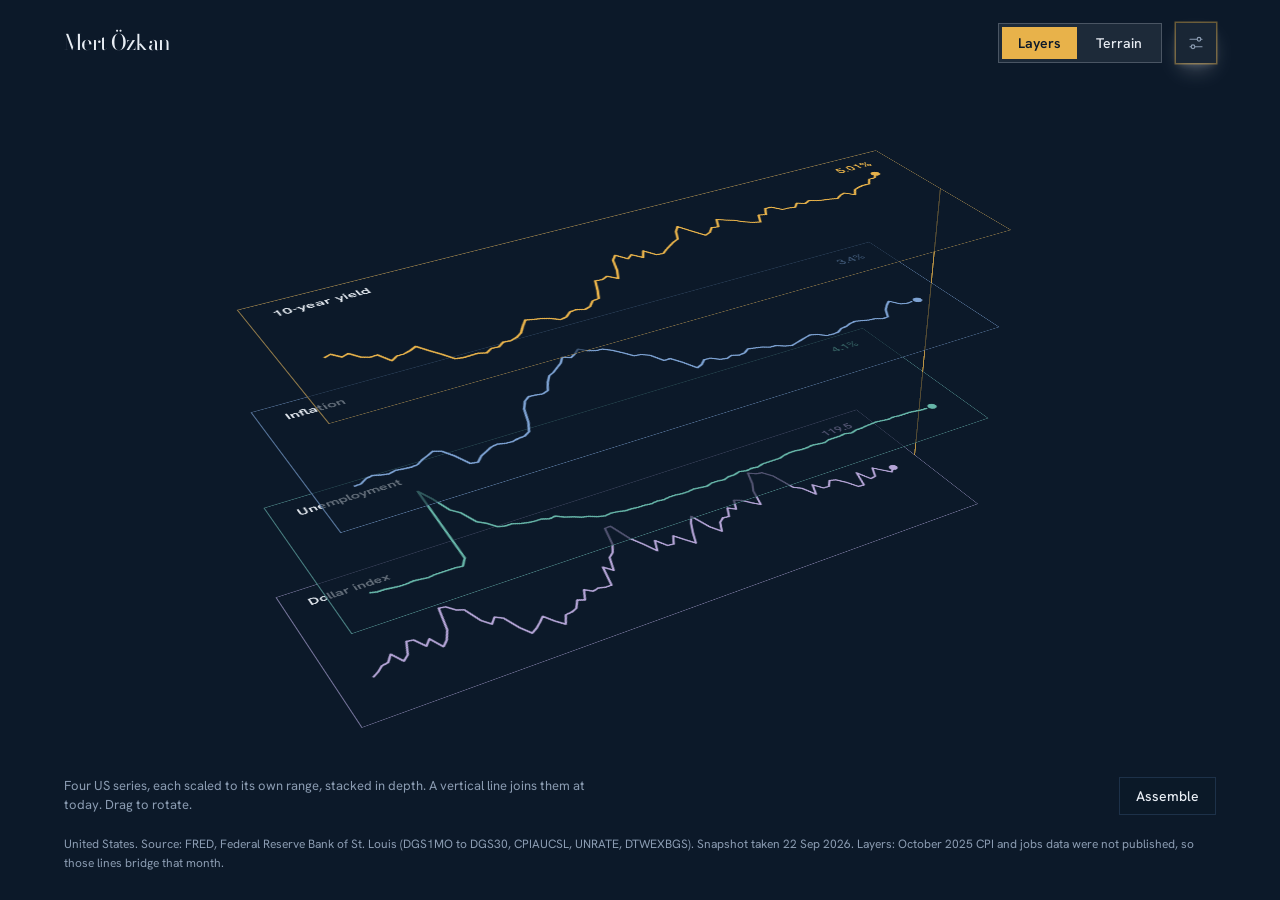
<file: lab.html>
<!DOCTYPE html>
<html lang="en">
<head>
<meta charset="utf-8">
<meta name="viewport" content="width=device-width, initial-scale=1">
<meta name="color-scheme" content="dark light">
<meta name="theme-color" content="#0c1929" id="theme-color">
<title>Mert Özkan</title>
<meta name="description" content="Two ways to see the US yield curve: exploded layers and a terrain. Real FRED data.">
<link rel="preconnect" href="https://fonts.googleapis.com">
<link rel="preconnect" href="https://fonts.gstatic.com" crossorigin>
<link href="https://fonts.googleapis.com/css2?family=Bodoni+Moda:ital,opsz,wght@0,6..96,400..600;1,6..96,400..600&family=Hanken+Grotesk:wght@400;500&family=Schibsted+Grotesk:wght@400..700&family=IBM+Plex+Mono:wght@400;500&family=Newsreader:ital,opsz,wght@0,6..72,400..600;1,6..72,400..600&family=Libre+Franklin:wght@400..800&family=JetBrains+Mono:wght@400..600&family=Archivo:wght@400..800&display=swap" rel="stylesheet">
<link rel="stylesheet" href="settings.css">
<script>try{var t=location.hash.slice(1)||localStorage.getItem("theme");if(t)document.documentElement.dataset.look=t}catch(e){}</script>
<style>
  :root {
    --bg: #0c1929;
    --grid: #1d3149;
    --text: #e7ecf3;
    --muted: #8b9cb2;
    --gold: #e8b24a;
    --blue: #7da2d3;
    --teal: #66b5a8;
    --lilac: #b4a4d6;
    --gutter: clamp(20px, 5vw, 64px);
    --s-bg: var(--bg); --s-text: var(--text); --s-muted: var(--muted); --s-line: var(--grid); --s-accent: var(--gold); --s-body: var(--body);

    /* Type and line character, overridden per theme */
    --body: "Hanken Grotesk", system-ui, -apple-system, "Segoe UI", sans-serif;
    --display: "Bodoni Moda", Didot, "Bodoni 72", Georgia, serif;
    --name-size: clamp(3rem, 13vw, 10rem);
    --name-weight: 400;
    --name-tracking: -0.03em;
    --name-opsz: "opsz" 96;
    --email-size: clamp(1.5rem, 3.4vw, 2.75rem);
    --email-style: italic;
    --email-weight: 400;
    --email-tracking: -0.01em;
    --line-w: 1.5px;
    --line-w-main: 2.5px;
    --grid-dash: none;
  }

  /* Ledger: pale stone paper, grotesk type, cobalt signal line */
  :root[data-look="ledger"] {
    --bg: #edf0ee;
    --grid: #d2d9d6;
    --text: #0f1e1b;
    --muted: #52625c;
    --gold: #2540d9;
    --blue: #7e5f45;
    --teal: #1f7466;
    --lilac: #74468a;
    --display: "Schibsted Grotesk", "Hanken Grotesk", system-ui, sans-serif;
    --name-size: clamp(3rem, 12.5vw, 9.5rem);
    --name-weight: 600;
    --name-tracking: -0.05em;
    --name-opsz: normal;
    --email-size: clamp(1.4rem, 3vw, 2.4rem);
    --email-style: normal;
    --email-weight: 500;
    --email-tracking: -0.025em;
    --line-w: 1.5px;
    --line-w-main: 3px;
  }

  /* Terminal: black screen, amber signal, monospace, sharp straight segments */
  :root[data-look="terminal"] {
    --bg: #0b0c0c;
    --grid: #262723;
    --text: #e8e6df;
    --muted: #8f8d83;
    --gold: #ffa028;
    --blue: #4db8d6;
    --teal: #6dbe7b;
    --lilac: #e0708c;
    --body: "IBM Plex Mono", ui-monospace, "Cascadia Mono", Consolas, monospace;
    --display: "IBM Plex Mono", ui-monospace, "Cascadia Mono", Consolas, monospace;
    --name-size: clamp(2.4rem, 10vw, 8rem);
    --name-weight: 500;
    --name-tracking: -0.05em;
    --name-opsz: normal;
    --email-size: clamp(1rem, 2.4vw, 1.9rem);
    --email-style: normal;
    --email-weight: 500;
    --email-tracking: -0.02em;
    --line-w: 1.25px;
    --line-w-main: 2px;
    --grid-dash: 2 5;
  }

  /* Pink paper: salmon newsprint, serif headline, claret signal (after the FT) */
  :root[data-look="pink"] {
    --bg: #fff1e5;
    --grid: #ead9c9;
    --text: #33302e;
    --muted: #665f5a;
    --gold: #990f3d;
    --blue: #0f5499;
    --teal: #0d7680;
    --lilac: #593380;
    --display: "Newsreader", Georgia, "Times New Roman", serif;
    --name-size: clamp(3rem, 13vw, 10rem);
    --name-weight: 500;
    --name-tracking: -0.035em;
    --name-opsz: "opsz" 72;
    --email-size: clamp(1.5rem, 3.4vw, 2.75rem);
    --email-style: italic;
    --email-weight: 400;
    --line-w: 1.5px;
    --line-w-main: 2.75px;
  }

  /* Weekly: cool blue-grey chart paper, heavy sans, red signal, straight lines (after The Economist) */
  :root[data-look="weekly"] {
    --bg: #dde8ee;
    --grid: #bccbd4;
    --text: #0d1417;
    --muted: #4a5a63;
    --gold: #e3120b;
    --blue: #006ba2;
    --teal: #1f7a6d;
    --lilac: #9a607f;
    --display: "Libre Franklin", "Hanken Grotesk", system-ui, sans-serif;
    --name-size: clamp(3rem, 12vw, 9.25rem);
    --name-weight: 800;
    --name-tracking: -0.055em;
    --name-opsz: normal;
    --email-size: clamp(1.4rem, 3vw, 2.4rem);
    --email-style: normal;
    --email-weight: 600;
    --email-tracking: -0.03em;
    --line-w: 1.75px;
    --line-w-main: 3px;
  }

  /* Phosphor: green screen on black, straight segments, dotted grid (after the trading terminal) */
  :root[data-look="phosphor"] {
    --bg: #040b06;
    --grid: #15281a;
    --text: #c9f2d2;
    --muted: #6f9a7b;
    --gold: #3dff7a;
    --blue: #4fd6c8;
    --teal: #9bd15b;
    --lilac: #ff6b6b;
    --body: "JetBrains Mono", ui-monospace, "Cascadia Mono", Consolas, monospace;
    --display: "JetBrains Mono", ui-monospace, "Cascadia Mono", Consolas, monospace;
    --name-size: clamp(2.3rem, 9.5vw, 7.5rem);
    --name-weight: 600;
    --name-tracking: -0.06em;
    --name-opsz: normal;
    --email-size: clamp(1rem, 2.3vw, 1.8rem);
    --email-style: normal;
    --email-weight: 500;
    --email-tracking: -0.03em;
    --line-w: 1.25px;
    --line-w-main: 2px;
    --grid-dash: 1 5;
  }

  /* Blueprint: cobalt drafting sheet, white ink, yellow signal */
  :root[data-look="blueprint"] {
    --bg: #1436c9;
    --grid: #3556da;
    --text: #f3f6ff;
    --muted: #bac7f7;
    --gold: #ffd84d;
    --blue: #ffffff;
    --teal: #8fe3ff;
    --lilac: #ffb3d1;
    --display: "Archivo", "Hanken Grotesk", system-ui, sans-serif;
    --name-size: clamp(3rem, 12.5vw, 9.5rem);
    --name-weight: 700;
    --name-tracking: -0.045em;
    --name-opsz: normal;
    --email-size: clamp(1.4rem, 3vw, 2.4rem);
    --email-style: normal;
    --email-weight: 600;
    --email-tracking: -0.025em;
    --line-w: 1.5px;
    --line-w-main: 3px;
    --grid-dash: 6 6;
  }


  --s-bg: var(--bg); --s-text: var(--text); --s-muted: var(--muted); --s-line: var(--grid); --s-accent: var(--gold); --s-body: var(--body);
  /* Colour for "inverted" (a fall below zero), one per theme */
  :root { --neg: #e8776b; }
  :root[data-look="ledger"] { --neg: #c22f2f; }
  :root[data-look="terminal"] { --neg: #ff5c4d; }
  :root[data-look="pink"] { --neg: #990f3d; }
  :root[data-look="weekly"] { --neg: #e3120b; }
  :root[data-look="phosphor"] { --neg: #ff6b6b; }
  :root[data-look="blueprint"] { --neg: #ffb3d1; }

  * { box-sizing: border-box; }
  html { background: var(--bg); }
  body {
    margin: 0;
    min-height: 100svh;
    display: grid;
    grid-template-rows: auto minmax(520px, 1fr) auto;
    background: var(--bg);
    color: var(--text);
    font-family: var(--body);
    -webkit-font-smoothing: antialiased;
    transition: background-color 0.4s ease, color 0.4s ease;
  }
  header {
    display: flex;
    flex-wrap: wrap;
    align-items: center;
    justify-content: space-between;
    gap: 10px 20px;
    padding: clamp(14px, 2.5vh, 24px) var(--gutter) 0;
  }
  .home { color: var(--text); font: var(--name-weight) 1.35rem/1 var(--display); letter-spacing: var(--name-tracking); text-decoration: none; font-variation-settings: var(--name-opsz); }
  .ctl { display: flex; flex-wrap: wrap; align-items: center; gap: 8px 14px; }
  .seg {
    display: inline-flex;
    padding: 3px;
    gap: 3px;
    background: color-mix(in srgb, var(--text) 8%, transparent);
    border: 1px solid color-mix(in srgb, var(--text) 22%, transparent);
  }
  .seg button {
    padding: 7px 16px;
    background: none;
    border: 0;
    color: var(--text);
    font: 500 0.875rem var(--body);
    cursor: pointer;
    transition: background-color 0.2s ease;
  }
  .seg button:hover { background: color-mix(in srgb, var(--text) 10%, transparent); }
  .seg button[aria-pressed="true"] { background: var(--gold); color: var(--bg); font-weight: 600; }

  /* Stage: three views stacked, one visible */
  .stage { position: relative; min-height: 0; overflow: hidden; }
  .view {
    position: absolute;
    inset: 0;
    opacity: 0;
    visibility: hidden;
    transition: opacity 0.45s ease, visibility 0.45s;
  }
  .view.on { opacity: 1; visibility: visible; }
  .view canvas { position: absolute; inset: 0; width: 100%; height: 100%; touch-action: none; cursor: crosshair; }
  #v-terrain canvas, #v-layers .layers { cursor: grab; }
  .hud {
    position: absolute;
    left: var(--gutter);
    right: var(--gutter);
    bottom: 14px;
    display: flex;
    flex-wrap: wrap;
    align-items: flex-end;
    justify-content: space-between;
    gap: 12px 24px;
    pointer-events: none;
  }
  .hud > * { pointer-events: auto; }
  .cap { margin: 0; max-width: 34rem; color: var(--muted); font-size: 0.8125rem; line-height: 1.5; }
  .hud .row { display: flex; flex-wrap: wrap; align-items: center; gap: 10px 16px; }
  .btn {
    padding: 9px 16px;
    background: color-mix(in srgb, var(--bg) 80%, transparent);
    border: 1px solid var(--grid);
    color: var(--text);
    font: 500 0.875rem var(--body);
    cursor: pointer;
    transition: border-color 0.2s ease, color 0.2s ease;
  }
  .btn:hover { border-color: var(--gold); color: var(--gold); }
  .read { color: var(--text); font: 500 0.8125rem var(--body); font-variant-numeric: tabular-nums; }
  .read span { color: var(--muted); }
  .read.full { flex-basis: 100%; }
  input[type="range"] { width: min(280px, 60vw); accent-color: var(--gold); }
  .tip {
    position: absolute;
    z-index: 2;
    padding: 8px 10px;
    background: var(--bg);
    border: 1px solid var(--grid);
    color: var(--text);
    font: 500 0.75rem var(--body);
    font-variant-numeric: tabular-nums;
    line-height: 1.5;
    pointer-events: none;
    opacity: 0;
    transition: opacity 0.15s ease;
    white-space: nowrap;
  }
  .tip.on { opacity: 1; }
  .tip b { display: block; margin-bottom: 2px; color: var(--muted); font-weight: 500; }

  /* Exploded layers, in CSS 3D */
  .layers { position: absolute; inset: 0 0 60px; display: grid; place-items: center; perspective: 1800px; touch-action: none; }
  .scene {
    --gap: 14px;
    --rx: 58deg;
    --rz: -30deg;
    position: relative;
    width: min(720px, 80vw);
    aspect-ratio: 3.2 / 1;
    transform-style: preserve-3d;
    transform: rotateX(var(--rx)) rotateZ(var(--rz));
  }
  .plane {
    position: absolute;
    inset: 0;
    transform: translateZ(calc((var(--i) - 1.5) * var(--gap)));
    background: color-mix(in srgb, var(--bg) 58%, transparent);
    border: 1px solid color-mix(in srgb, var(--c) 60%, var(--grid));
    transition: border-color 0.2s ease, background-color 0.2s ease;
  }
  .plane:hover { background: color-mix(in srgb, var(--c) 12%, var(--bg)); border-color: var(--c); }
  .plane svg { position: absolute; inset: 14% 5% 10% 5%; width: 90%; height: 76%; overflow: visible; }
  .plane path { fill: none; stroke: var(--c); stroke-width: 2.4; stroke-linejoin: round; vector-effect: non-scaling-stroke; }
  .plane .pn { position: absolute; left: 3.5%; top: 6%; color: var(--text); font: 600 clamp(0.7rem, 1.6vw, 1rem) var(--body); }
  .plane .pv { position: absolute; right: 3.5%; top: 6%; color: var(--c); font: 600 clamp(0.7rem, 1.6vw, 1rem) var(--body); font-variant-numeric: tabular-nums; }
  .plane .pd { position: absolute; width: 10px; height: 10px; margin: -5px 0 0 -5px; border-radius: 50%; background: var(--c); }
  .spine {
    position: absolute;
    right: 0;
    top: 50%;
    width: 2px;
    height: calc(3 * var(--gap));
    background: var(--gold);
    transform-origin: 0 0;
    transform: translateZ(calc(-1.5 * var(--gap))) rotateX(90deg);
    opacity: 0.8;
  }

  footer { padding: 6px var(--gutter) clamp(16px, 3vh, 28px); color: var(--muted); font-size: 0.75rem; line-height: 1.6; }
  a:focus-visible, button:focus-visible, select:focus-visible, input:focus-visible { outline: 2px solid var(--gold); outline-offset: 3px; }
  @media (prefers-reduced-motion: reduce) { .view { transition: none; } }
</style>
</head>
<body>
  <header>
    <a class="home" href="./">Mert Özkan</a>
    <div class="ctl">
      <div class="seg" role="group" aria-label="View">
        <button type="button" data-view="layers" aria-pressed="true">Layers</button>
        <button type="button" data-view="terrain" aria-pressed="false">Terrain</button>
      </div>
      <button type="button" class="st-gear" id="open-settings" aria-haspopup="dialog" aria-label="Settings" title="Settings"><svg viewBox="0 0 24 24" fill="none" stroke="currentColor" stroke-width="1.6" stroke-linecap="round" aria-hidden="true"><path d="M4 7h9M19 7h1M4 17h1M11 17h9"/><circle cx="16" cy="7" r="2.4"/><circle cx="8" cy="17" r="2.4"/></svg></button>
    </div>
  </header>

  <main class="stage" id="stage">
    <!-- 2. Exploded layers: four series pulled apart in depth -->
    <section class="view" id="v-layers" aria-label="Exploded layers of four US series">
      <div class="layers" id="layers"><div class="scene" id="scene"></div></div>
      <div class="hud">
        <p class="cap">Four US series, each scaled to its own range, stacked in depth. A vertical line joins them at today. Drag to rotate.</p>
        <div class="row"><button class="btn" id="explode" type="button" aria-pressed="true">Assemble</button></div>
      </div>
    </section>

    <!-- 3. Terrain: the whole yield curve through time -->
    <section class="view" id="v-terrain" aria-label="Terrain of the US Treasury yield curve over time">
      <canvas id="cv-terrain" role="img" aria-label="A three-dimensional surface. One axis is maturity from 1 month to 30 years, the other is time from 2019 to 2026, and height is the yield."></canvas>
      <div class="hud">
        <div class="read full" id="t-read"></div>
        <p class="cap">Height and colour: yield. One axis is maturity (1 month to 30 years), the other is time. Bluish bands: months when the 2-year yield was above the 10-year. Drag to rotate.</p>
        <div class="row">
          <label class="read" for="month"><span>Month</span></label>
          <input type="range" id="month" min="0" max="92" value="92">
        </div>
      </div>
    </section>
  </main>

  <footer>United States. Source: FRED, Federal Reserve Bank of St. Louis (DGS1MO to DGS30, CPIAUCSL, UNRATE, DTWEXBGS). Snapshot taken 22 Sep 2026. Layers: October 2025 CPI and jobs data were not published, so those lines bridge that month.</footer>

<script src="settings.js"></script>
<script>
(() => {
  const LAB = {"start":"2019-01","n":93,"mats":["1M","3M","6M","1Y","2Y","3Y","5Y","7Y","10Y","20Y","30Y"],"curve":[[2.42,2.41,2.46,2.55,2.45,2.43,2.43,2.51,2.63,2.83,2.99],[2.44,2.45,2.5,2.54,2.52,2.5,2.52,2.63,2.73,2.94,3.09],[2.43,2.4,2.44,2.4,2.27,2.21,2.23,2.31,2.41,2.63,2.81],[2.43,2.43,2.46,2.39,2.27,2.24,2.28,2.39,2.51,2.75,2.93],[2.35,2.35,2.35,2.21,1.95,1.9,1.93,2.03,2.14,2.39,2.58],[2.18,2.12,2.09,1.92,1.75,1.71,1.76,1.87,2.0,2.31,2.52],[2.01,2.08,2.1,2.0,1.89,1.84,1.84,1.92,2.02,2.31,2.53],[2.1,1.99,1.89,1.76,1.5,1.42,1.39,1.45,1.5,1.78,1.96],[1.91,1.88,1.83,1.75,1.63,1.56,1.55,1.62,1.68,1.94,2.12],[1.59,1.54,1.57,1.53,1.52,1.52,1.51,1.6,1.69,2.0,2.17],[1.62,1.59,1.63,1.6,1.61,1.61,1.62,1.73,1.78,2.07,2.21],[1.48,1.55,1.6,1.59,1.58,1.62,1.69,1.83,1.92,2.25,2.39],[1.56,1.55,1.54,1.45,1.33,1.3,1.32,1.42,1.51,1.83,1.99],[1.45,1.27,1.11,0.97,0.86,0.85,0.89,1.03,1.13,1.46,1.65],[0.05,0.11,0.15,0.17,0.23,0.29,0.37,0.55,0.7,1.15,1.35],[0.1,0.09,0.11,0.16,0.2,0.24,0.36,0.53,0.64,1.05,1.28],[0.13,0.14,0.18,0.17,0.16,0.19,0.3,0.5,0.65,1.18,1.41],[0.13,0.16,0.18,0.16,0.16,0.18,0.29,0.49,0.66,1.18,1.41],[0.09,0.09,0.1,0.11,0.11,0.11,0.21,0.39,0.55,0.98,1.2],[0.08,0.11,0.13,0.12,0.14,0.15,0.28,0.5,0.72,1.26,1.49],[0.08,0.1,0.11,0.12,0.13,0.16,0.28,0.47,0.69,1.23,1.46],[0.08,0.09,0.11,0.13,0.14,0.19,0.38,0.64,0.88,1.43,1.65],[0.08,0.08,0.09,0.11,0.16,0.19,0.36,0.62,0.84,1.37,1.58],[0.08,0.09,0.09,0.1,0.13,0.17,0.36,0.65,0.93,1.45,1.65],[0.07,0.06,0.07,0.1,0.11,0.19,0.45,0.79,1.11,1.68,1.87],[0.04,0.04,0.05,0.08,0.14,0.3,0.75,1.15,1.44,2.08,2.17],[0.01,0.03,0.05,0.07,0.16,0.35,0.92,1.4,1.74,2.31,2.41],[0.01,0.01,0.03,0.05,0.16,0.35,0.86,1.32,1.65,2.19,2.3],[0.01,0.01,0.03,0.05,0.14,0.3,0.79,1.24,1.58,2.18,2.26],[0.05,0.05,0.06,0.07,0.25,0.46,0.87,1.21,1.45,2.0,2.06],[0.05,0.06,0.05,0.07,0.19,0.35,0.69,1.0,1.24,1.81,1.89],[0.03,0.04,0.06,0.07,0.2,0.4,0.77,1.08,1.3,1.85,1.92],[0.07,0.04,0.05,0.09,0.28,0.53,0.98,1.32,1.52,2.02,2.08],[0.06,0.05,0.07,0.15,0.48,0.75,1.18,1.44,1.55,1.98,1.93],[0.11,0.05,0.1,0.24,0.52,0.81,1.14,1.36,1.43,1.85,1.78],[0.06,0.06,0.19,0.39,0.73,0.97,1.26,1.44,1.52,1.94,1.9],[0.03,0.22,0.49,0.78,1.18,1.39,1.62,1.75,1.79,2.17,2.11],[0.06,0.35,0.69,1.01,1.44,1.62,1.71,1.81,1.83,2.25,2.17],[0.17,0.52,1.06,1.63,2.28,2.45,2.42,2.4,2.32,2.59,2.44],[0.37,0.85,1.41,2.1,2.7,2.87,2.92,2.94,2.89,3.14,2.96],[0.73,1.16,1.64,2.08,2.53,2.71,2.81,2.87,2.85,3.28,3.07],[1.28,1.72,2.51,2.8,2.92,2.99,3.01,3.04,2.98,3.38,3.14],[2.22,2.41,2.91,2.98,2.89,2.83,2.7,2.7,2.67,3.2,3.0],[2.4,2.96,3.32,3.5,3.45,3.46,3.3,3.25,3.15,3.53,3.27],[2.79,3.33,3.92,4.05,4.22,4.25,4.06,3.97,3.83,4.08,3.79],[3.73,4.22,4.57,4.66,4.51,4.45,4.27,4.18,4.1,4.44,4.22],[4.07,4.37,4.7,4.74,4.38,4.13,3.82,3.76,3.68,4.0,3.8],[4.12,4.42,4.76,4.73,4.41,4.22,3.99,3.96,3.88,4.14,3.97],[4.58,4.7,4.8,4.68,4.21,3.9,3.63,3.59,3.52,3.78,3.65],[4.65,4.88,5.17,5.02,4.81,4.51,4.18,4.07,3.92,4.1,3.93],[4.74,4.85,4.94,4.64,4.06,3.81,3.6,3.55,3.48,3.81,3.67],[4.35,5.1,5.06,4.8,4.04,3.75,3.51,3.49,3.44,3.8,3.67],[5.28,5.52,5.46,5.18,4.4,4.04,3.74,3.69,3.64,4.01,3.85],[5.24,5.43,5.47,5.4,4.87,4.49,4.13,3.97,3.81,4.06,3.85],[5.48,5.55,5.53,5.37,4.88,4.51,4.18,4.08,3.97,4.22,4.02],[5.52,5.56,5.48,5.37,4.85,4.54,4.23,4.19,4.09,4.39,4.2],[5.55,5.55,5.53,5.46,5.03,4.8,4.6,4.61,4.59,4.92,4.73],[5.56,5.59,5.54,5.44,5.07,4.9,4.82,4.89,4.88,5.21,5.04],[5.56,5.45,5.38,5.16,4.73,4.48,4.31,4.38,4.37,4.72,4.54],[5.6,5.4,5.26,4.79,4.23,4.01,3.84,3.88,3.88,4.2,4.03],[5.53,5.42,5.18,4.73,4.27,4.05,3.91,3.95,3.99,4.34,4.22],[5.53,5.45,5.3,5.01,4.64,4.43,4.26,4.28,4.25,4.51,4.38],[5.49,5.46,5.38,5.03,4.59,4.4,4.21,4.2,4.2,4.45,4.34],[5.48,5.46,5.44,5.25,5.04,4.87,4.72,4.71,4.69,4.9,4.79],[5.48,5.46,5.42,5.18,4.89,4.69,4.52,4.52,4.51,4.73,4.65],[5.47,5.48,5.33,5.09,4.71,4.52,4.33,4.33,4.36,4.61,4.51],[5.49,5.41,5.14,4.73,4.29,4.1,3.97,4.0,4.09,4.44,4.35],[5.41,5.21,4.89,4.38,3.91,3.79,3.71,3.8,3.91,4.28,4.2],[4.93,4.73,4.38,3.98,3.66,3.58,3.58,3.67,3.81,4.19,4.14],[4.76,4.64,4.43,4.27,4.16,4.12,4.15,4.21,4.28,4.58,4.47],[4.76,4.58,4.42,4.3,4.13,4.1,4.05,4.1,4.18,4.45,4.36],[4.4,4.37,4.24,4.16,4.25,4.27,4.38,4.48,4.58,4.86,4.78],[4.37,4.31,4.28,4.17,4.22,4.27,4.36,4.47,4.58,4.88,4.83],[4.38,4.32,4.25,4.08,3.99,3.99,4.03,4.14,4.24,4.55,4.51],[4.38,4.32,4.23,4.03,3.89,3.89,3.96,4.09,4.23,4.62,4.59],[4.35,4.31,4.19,3.85,3.6,3.58,3.72,3.93,4.17,4.68,4.66],[4.33,4.36,4.36,4.11,3.89,3.87,3.96,4.18,4.41,4.93,4.92],[4.28,4.41,4.29,3.96,3.72,3.68,3.79,3.98,4.24,4.79,4.78],[4.49,4.41,4.31,4.1,3.94,3.89,3.96,4.14,4.37,4.89,4.89],[4.41,4.23,4.01,3.83,3.59,3.58,3.68,3.92,4.23,4.86,4.92],[4.2,4.02,3.83,3.68,3.6,3.61,3.74,3.93,4.16,4.71,4.73],[4.06,3.89,3.79,3.7,3.6,3.6,3.71,3.89,4.11,4.65,4.67],[4.05,3.88,3.74,3.61,3.47,3.49,3.59,3.78,4.02,4.62,4.67],[3.74,3.67,3.59,3.48,3.47,3.55,3.73,3.94,4.18,4.79,4.84],[3.72,3.67,3.61,3.48,3.52,3.6,3.79,4.01,4.26,4.82,4.87],[3.74,3.67,3.6,3.48,3.38,3.39,3.51,3.72,3.97,4.57,4.64],[3.74,3.7,3.72,3.68,3.79,3.81,3.92,4.11,4.3,4.88,4.88],[3.72,3.68,3.71,3.72,3.88,3.91,4.02,4.2,4.4,4.97,4.98],[3.72,3.69,3.78,3.79,3.98,4.06,4.13,4.27,4.45,4.98,4.99],[3.7,3.87,4.01,3.98,4.14,4.15,4.19,4.3,4.44,4.93,4.91],[3.78,3.83,3.98,4.08,4.28,4.34,4.45,4.59,4.75,5.28,5.27],[3.85,3.91,3.99,4.16,4.34,4.4,4.49,4.62,4.75,5.24,5.25],[3.97,4.14,4.24,4.44,4.76,4.83,4.86,4.93,5.01,5.38,5.34]],"wk":{"t":["2019-01-04","2019-01-11","2019-01-18","2019-01-25","2019-02-01","2019-02-08","2019-02-15","2019-02-22","2019-03-01","2019-03-08","2019-03-15","2019-03-22","2019-03-29","2019-04-05","2019-04-12","2019-04-18","2019-04-26","2019-05-03","2019-05-10","2019-05-17","2019-05-24","2019-05-31","2019-06-07","2019-06-14","2019-06-21","2019-06-28","2019-07-05","2019-07-12","2019-07-19","2019-07-26","2019-08-02","2019-08-09","2019-08-16","2019-08-23","2019-08-30","2019-09-06","2019-09-13","2019-09-20","2019-09-27","2019-10-04","2019-10-11","2019-10-18","2019-10-25","2019-11-01","2019-11-08","2019-11-15","2019-11-22","2019-11-29","2019-12-06","2019-12-13","2019-12-20","2019-12-27","2020-01-03","2020-01-10","2020-01-17","2020-01-24","2020-01-31","2020-02-07","2020-02-14","2020-02-21","2020-02-28","2020-03-06","2020-03-13","2020-03-20","2020-03-27","2020-04-03","2020-04-09","2020-04-17","2020-04-24","2020-05-01","2020-05-08","2020-05-15","2020-05-22","2020-05-29","2020-06-05","2020-06-12","2020-06-19","2020-06-26","2020-07-02","2020-07-10","2020-07-17","2020-07-24","2020-07-31","2020-08-07","2020-08-14","2020-08-21","2020-08-28","2020-09-04","2020-09-11","2020-09-18","2020-09-25","2020-10-02","2020-10-09","2020-10-16","2020-10-23","2020-10-30","2020-11-06","2020-11-13","2020-11-20","2020-11-27","2020-12-04","2020-12-11","2020-12-18","2020-12-24","2020-12-31","2021-01-08","2021-01-15","2021-01-22","2021-01-29","2021-02-05","2021-02-12","2021-02-19","2021-02-26","2021-03-05","2021-03-12","2021-03-19","2021-03-26","2021-04-02","2021-04-09","2021-04-16","2021-04-23","2021-04-30","2021-05-07","2021-05-14","2021-05-21","2021-05-28","2021-06-04","2021-06-11","2021-06-18","2021-06-25","2021-07-02","2021-07-09","2021-07-16","2021-07-23","2021-07-30","2021-08-06","2021-08-13","2021-08-20","2021-08-27","2021-09-03","2021-09-10","2021-09-17","2021-09-24","2021-10-01","2021-10-08","2021-10-15","2021-10-22","2021-10-29","2021-11-05","2021-11-12","2021-11-19","2021-11-26","2021-12-03","2021-12-10","2021-12-17","2021-12-23","2021-12-31","2022-01-07","2022-01-14","2022-01-21","2022-01-28","2022-02-04","2022-02-11","2022-02-18","2022-02-25","2022-03-04","2022-03-11","2022-03-18","2022-03-25","2022-04-01","2022-04-08","2022-04-14","2022-04-22","2022-04-29","2022-05-06","2022-05-13","2022-05-20","2022-05-27","2022-06-03","2022-06-10","2022-06-17","2022-06-24","2022-07-01","2022-07-08","2022-07-15","2022-07-22","2022-07-29","2022-08-05","2022-08-12","2022-08-19","2022-08-26","2022-09-02","2022-09-09","2022-09-16","2022-09-23","2022-09-30","2022-10-07","2022-10-14","2022-10-21","2022-10-28","2022-11-04","2022-11-10","2022-11-18","2022-11-25","2022-12-02","2022-12-09","2022-12-16","2022-12-23","2022-12-30","2023-01-06","2023-01-13","2023-01-20","2023-01-27","2023-02-03","2023-02-10","2023-02-17","2023-02-24","2023-03-03","2023-03-10","2023-03-17","2023-03-24","2023-03-31","2023-04-07","2023-04-14","2023-04-21","2023-04-28","2023-05-05","2023-05-12","2023-05-19","2023-05-26","2023-06-02","2023-06-09","2023-06-16","2023-06-23","2023-06-30","2023-07-07","2023-07-14","2023-07-21","2023-07-28","2023-08-04","2023-08-11","2023-08-18","2023-08-25","2023-09-01","2023-09-08","2023-09-15","2023-09-22","2023-09-29","2023-10-06","2023-10-13","2023-10-20","2023-10-27","2023-11-03","2023-11-10","2023-11-17","2023-11-24","2023-12-01","2023-12-08","2023-12-15","2023-12-22","2023-12-29","2024-01-05","2024-01-12","2024-01-19","2024-01-26","2024-02-02","2024-02-09","2024-02-16","2024-02-23","2024-03-01","2024-03-08","2024-03-15","2024-03-22","2024-03-28","2024-04-05","2024-04-12","2024-04-19","2024-04-26","2024-05-03","2024-05-10","2024-05-17","2024-05-24","2024-05-31","2024-06-07","2024-06-14","2024-06-21","2024-06-28","2024-07-05","2024-07-12","2024-07-19","2024-07-26","2024-08-02","2024-08-09","2024-08-16","2024-08-23","2024-08-30","2024-09-06","2024-09-13","2024-09-20","2024-09-27","2024-10-04","2024-10-11","2024-10-18","2024-10-25","2024-11-01","2024-11-08","2024-11-15","2024-11-22","2024-11-29","2024-12-06","2024-12-13","2024-12-20","2024-12-27","2025-01-03","2025-01-10","2025-01-17","2025-01-24","2025-01-31","2025-02-07","2025-02-14","2025-02-21","2025-02-28","2025-03-07","2025-03-14","2025-03-21","2025-03-28","2025-04-04","2025-04-11","2025-04-17","2025-04-25","2025-05-02","2025-05-09","2025-05-16","2025-05-23","2025-05-30","2025-06-06","2025-06-13","2025-06-20","2025-06-27","2025-07-03","2025-07-11","2025-07-18","2025-07-25","2025-08-01","2025-08-08","2025-08-15","2025-08-22","2025-08-29","2025-09-05","2025-09-12","2025-09-19","2025-09-26","2025-10-03","2025-10-10","2025-10-17","2025-10-24","2025-10-31","2025-11-07","2025-11-14","2025-11-21","2025-11-28","2025-12-05","2025-12-12","2025-12-19","2025-12-26","2026-01-02","2026-01-09","2026-01-16","2026-01-23","2026-01-30","2026-02-06","2026-02-13","2026-02-20","2026-02-27","2026-03-06","2026-03-13","2026-03-20","2026-03-27","2026-04-03","2026-04-10","2026-04-17","2026-04-24","2026-05-01","2026-05-08","2026-05-15","2026-05-22","2026-05-29","2026-06-05","2026-06-12","2026-06-18","2026-06-26","2026-07-02","2026-07-10","2026-07-17","2026-07-24","2026-07-31","2026-08-07","2026-08-14","2026-08-21","2026-08-28","2026-09-04","2026-09-11","2026-09-18"],"y10":[2.67,2.71,2.79,2.76,2.7,2.63,2.66,2.65,2.76,2.62,2.59,2.44,2.41,2.5,2.56,2.57,2.51,2.54,2.47,2.39,2.32,2.14,2.09,2.09,2.07,2.0,2.04,2.12,2.05,2.08,1.86,1.74,1.55,1.52,1.5,1.55,1.9,1.74,1.69,1.52,1.76,1.76,1.8,1.73,1.94,1.84,1.77,1.78,1.84,1.82,1.92,1.88,1.8,1.83,1.84,1.7,1.51,1.59,1.59,1.46,1.13,0.74,0.94,0.92,0.72,0.62,0.73,0.65,0.6,0.64,0.69,0.64,0.66,0.65,0.91,0.71,0.7,0.64,0.68,0.65,0.64,0.59,0.55,0.57,0.71,0.64,0.74,0.72,0.67,0.7,0.66,0.7,0.79,0.76,0.85,0.88,0.83,0.89,0.83,0.84,0.97,0.9,0.95,0.94,0.93,1.13,1.11,1.1,1.11,1.19,1.2,1.34,1.44,1.56,1.64,1.74,1.67,1.72,1.67,1.59,1.58,1.65,1.6,1.63,1.63,1.58,1.56,1.47,1.45,1.54,1.44,1.37,1.31,1.3,1.24,1.31,1.29,1.26,1.31,1.33,1.35,1.37,1.47,1.48,1.61,1.59,1.66,1.55,1.45,1.58,1.54,1.48,1.35,1.48,1.41,1.5,1.52,1.76,1.78,1.75,1.78,1.93,1.92,1.92,1.97,1.74,2.0,2.14,2.48,2.39,2.72,2.83,2.9,2.89,3.12,2.93,2.78,2.74,2.96,3.15,3.25,3.13,2.88,3.09,2.93,2.77,2.67,2.83,2.84,2.98,3.04,3.2,3.33,3.45,3.69,3.83,3.89,4.0,4.21,4.02,4.17,3.82,3.82,3.68,3.51,3.57,3.48,3.75,3.88,3.55,3.49,3.48,3.52,3.53,3.74,3.82,3.95,3.97,3.7,3.39,3.38,3.48,3.39,3.52,3.57,3.44,3.44,3.46,3.7,3.8,3.69,3.75,3.77,3.74,3.81,4.06,3.83,3.84,3.96,4.05,4.16,4.26,4.25,4.18,4.26,4.33,4.44,4.59,4.78,4.63,4.93,4.84,4.57,4.61,4.44,4.47,4.22,4.23,3.91,3.9,3.88,4.05,3.96,4.15,4.15,4.03,4.17,4.3,4.26,4.19,4.09,4.31,4.22,4.2,4.39,4.5,4.62,4.67,4.5,4.5,4.42,4.46,4.51,4.43,4.2,4.25,4.36,4.28,4.18,4.25,4.2,3.8,3.94,3.89,3.81,3.91,3.72,3.66,3.73,3.75,3.98,4.08,4.08,4.25,4.37,4.3,4.43,4.41,4.18,4.15,4.4,4.52,4.62,4.6,4.77,4.61,4.63,4.58,4.49,4.47,4.42,4.24,4.32,4.31,4.25,4.27,4.01,4.48,4.34,4.29,4.33,4.37,4.43,4.51,4.41,4.51,4.41,4.38,4.29,4.35,4.43,4.44,4.4,4.23,4.27,4.33,4.26,4.23,4.1,4.06,4.14,4.2,4.13,4.05,4.02,4.02,4.11,4.11,4.14,4.06,4.02,4.14,4.19,4.16,4.14,4.19,4.18,4.24,4.24,4.26,4.22,4.04,4.08,3.97,4.15,4.28,4.39,4.44,4.35,4.31,4.26,4.31,4.39,4.38,4.59,4.56,4.45,4.55,4.48,4.46,4.38,4.49,4.56,4.55,4.69,4.75,4.65,4.68,4.74,4.73,4.78,4.96,5.01],"y2":[2.5,2.55,2.62,2.6,2.52,2.45,2.52,2.48,2.55,2.45,2.43,2.31,2.27,2.35,2.4,2.38,2.28,2.33,2.26,2.2,2.16,1.95,1.85,1.84,1.77,1.75,1.87,1.84,1.8,1.86,1.72,1.63,1.48,1.51,1.5,1.53,1.79,1.69,1.63,1.4,1.63,1.58,1.63,1.56,1.68,1.61,1.61,1.61,1.61,1.61,1.63,1.59,1.53,1.56,1.58,1.49,1.33,1.41,1.42,1.34,0.86,0.49,0.49,0.37,0.25,0.23,0.23,0.2,0.22,0.2,0.16,0.16,0.17,0.16,0.22,0.19,0.19,0.17,0.16,0.16,0.14,0.14,0.11,0.13,0.14,0.16,0.14,0.14,0.13,0.14,0.12,0.13,0.16,0.14,0.18,0.14,0.16,0.17,0.16,0.16,0.16,0.11,0.13,0.13,0.13,0.14,0.13,0.13,0.11,0.09,0.11,0.11,0.14,0.14,0.14,0.16,0.14,0.19,0.16,0.16,0.16,0.16,0.14,0.16,0.17,0.14,0.14,0.16,0.26,0.28,0.24,0.23,0.25,0.22,0.19,0.21,0.23,0.23,0.22,0.21,0.23,0.23,0.29,0.27,0.32,0.41,0.48,0.48,0.39,0.53,0.52,0.5,0.6,0.67,0.66,0.71,0.73,0.87,0.99,1.01,1.15,1.31,1.5,1.47,1.55,1.5,1.75,1.97,2.3,2.44,2.53,2.47,2.72,2.7,2.72,2.61,2.6,2.47,2.66,3.06,3.17,3.04,2.84,3.12,3.13,2.98,2.89,3.24,3.25,3.25,3.37,3.4,3.56,3.85,4.2,4.22,4.3,4.48,4.49,4.41,4.66,4.34,4.51,4.42,4.28,4.33,4.17,4.31,4.41,4.24,4.22,4.14,4.19,4.3,4.5,4.6,4.78,4.86,4.6,3.81,3.76,4.06,3.97,4.08,4.17,4.04,3.92,3.98,4.28,4.54,4.5,4.59,4.7,4.71,4.87,4.94,4.74,4.82,4.87,4.78,4.89,4.92,5.03,4.87,4.98,5.02,5.1,5.03,5.08,5.04,5.07,4.99,4.83,5.04,4.88,4.92,4.56,4.71,4.44,4.31,4.23,4.4,4.14,4.39,4.34,4.36,4.48,4.64,4.67,4.54,4.48,4.72,4.59,4.59,4.73,4.88,4.97,4.96,4.81,4.87,4.83,4.93,4.89,4.87,4.67,4.7,4.71,4.6,4.45,4.49,4.36,3.88,4.05,4.06,3.9,3.91,3.66,3.57,3.55,3.55,3.93,3.95,3.95,4.11,4.21,4.26,4.31,4.37,4.13,4.1,4.25,4.3,4.31,4.28,4.4,4.27,4.27,4.22,4.29,4.26,4.19,3.99,3.99,4.02,3.94,3.89,3.68,3.96,3.81,3.74,3.83,3.88,3.98,4.0,3.89,4.04,3.96,3.9,3.73,3.88,3.9,3.88,3.91,3.69,3.76,3.75,3.68,3.59,3.51,3.56,3.57,3.63,3.58,3.52,3.46,3.48,3.6,3.55,3.62,3.51,3.47,3.56,3.52,3.48,3.46,3.47,3.54,3.59,3.6,3.52,3.5,3.4,3.48,3.38,3.56,3.73,3.88,3.88,3.84,3.81,3.71,3.78,3.88,3.9,4.09,4.13,3.98,4.17,4.09,4.19,4.07,4.14,4.21,4.18,4.33,4.28,4.19,4.17,4.24,4.34,4.37,4.63,4.76]},"layers":{"cpi":[1.49,1.52,1.88,2.0,1.8,1.67,1.83,1.74,1.68,1.73,2.09,2.32,2.6,2.34,1.49,0.31,0.2,0.72,1.0,1.28,1.39,1.23,1.18,1.32,1.37,1.67,2.67,4.13,4.92,5.3,5.25,5.15,5.35,6.24,6.9,7.17,7.56,7.94,8.57,8.23,8.54,8.98,8.46,8.22,8.19,7.76,7.12,6.4,6.33,5.96,4.92,4.95,4.13,3.07,3.29,3.72,3.69,3.25,3.13,3.32,3.09,3.16,3.49,3.36,3.24,2.97,2.94,2.61,2.43,2.58,2.72,2.87,2.99,2.8,2.38,2.33,2.38,2.68,2.74,2.94,3.02,null,2.7,2.65,2.39,2.43,3.29,3.78,4.17,3.46,3.3,3.35,null],"un":[4.0,3.8,3.8,3.7,3.6,3.6,3.7,3.6,3.5,3.6,3.6,3.6,3.6,3.5,4.4,14.8,13.2,11.0,10.2,8.4,7.8,6.9,6.7,6.7,6.4,6.2,6.1,6.1,5.8,5.9,5.4,5.1,4.7,4.5,4.1,3.9,4.0,3.9,3.7,3.7,3.6,3.6,3.5,3.6,3.5,3.6,3.6,3.5,3.5,3.6,3.5,3.4,3.6,3.6,3.5,3.7,3.7,3.9,3.7,3.8,3.7,3.9,3.9,3.9,3.9,4.1,4.2,4.2,4.1,4.1,4.2,4.1,4.0,4.2,4.2,4.2,4.3,4.1,4.3,4.3,4.4,null,4.5,4.4,4.3,4.4,4.3,4.3,4.3,4.2,4.1,4.1,null],"usd":[113.55,114.2,115.14,115.33,116.73,114.58,115.49,118.16,117.95,115.91,117.12,114.67,115.73,117.66,122.53,122.33,120.95,120.46,117.21,115.76,116.95,116.14,113.23,111.32,111.95,112.83,113.82,112.08,110.76,112.55,112.67,113.11,114.64,114.13,116.21,115.28,115.57,115.22,115.22,119.49,118.07,120.97,121.77,123.53,127.51,127.62,123.52,121.43,118.98,121.33,119.36,119.22,120.97,119.36,117.82,120.22,122.31,123.84,120.24,118.42,120.43,121.18,121.02,122.99,122.1,124.21,123.64,122.33,121.29,124.8,126.58,129.28,128.48,128.28,126.71,122.59,121.77,119.41,121.72,120.21,120.14,121.39,121.05,119.75,117.9,117.82,121.03,118.67,118.88,120.92,119.7,118.57,119.51],"y10":[2.63,2.73,2.41,2.51,2.14,2.0,2.02,1.5,1.68,1.69,1.78,1.92,1.51,1.13,0.7,0.64,0.65,0.66,0.55,0.72,0.69,0.88,0.84,0.93,1.11,1.44,1.74,1.65,1.58,1.45,1.24,1.3,1.52,1.55,1.43,1.52,1.79,1.83,2.32,2.89,2.85,2.98,2.67,3.15,3.83,4.1,3.68,3.88,3.52,3.92,3.48,3.44,3.64,3.81,3.97,4.09,4.59,4.88,4.37,3.88,3.99,4.25,4.2,4.69,4.51,4.36,4.09,3.91,3.81,4.28,4.18,4.58,4.58,4.24,4.23,4.17,4.41,4.24,4.37,4.23,4.16,4.11,4.02,4.18,4.26,3.97,4.3,4.4,4.45,4.44,4.75,4.75,5.01]},"asof":"2026-09-18"};
  const $ = id => document.getElementById(id);
  const root = document.documentElement;
  const reduce = matchMedia("(prefers-reduced-motion: reduce)");
  const N = LAB.n, MATS = LAB.mats, CURVE = LAB.curve, WK = LAB.wk;
  const MON = ["Jan", "Feb", "Mar", "Apr", "May", "Jun", "Jul", "Aug", "Sep", "Oct", "Nov", "Dec"];
  const monthLabel = i => { const m = +LAB.start.slice(5) - 1 + i; return MON[m % 12] + " " + (+LAB.start.slice(0, 4) + Math.floor(m / 12)); };
  const dayLabel = s => { const [y, m, d] = s.split("-"); return +d + " " + MON[+m - 1] + " " + y; };
  const clamp = (v, a, b) => Math.max(a, Math.min(b, v));
  const lerp = (a, b, k) => a + (b - a) * k;
  const ease = k => (k < 0.5 ? 4 * k * k * k : 1 - Math.pow(-2 * k + 2, 3) / 2);

  /* ----- palette, read from the theme ----- */
  let P = {};
  function readPalette() {
    const c = getComputedStyle(root), g = n => c.getPropertyValue(n).trim();
    P = { bg: g("--bg"), text: g("--text"), muted: g("--muted"), grid: g("--grid"), gold: g("--gold"), blue: g("--blue"), teal: g("--teal"), lilac: g("--lilac"), neg: g("--neg"), body: g("--body") };
  }
  const hex = h => { h = h.replace("#", ""); if (h.length === 3) h = h.split("").map(x => x + x).join(""); return [0, 2, 4].map(i => parseInt(h.slice(i, i + 2), 16)); };
  const rgba = (h, a) => { const [r, g, b] = hex(h); return `rgba(${r},${g},${b},${a})`; };
  const mix = (a, b, t) => { const A = hex(a), B = hex(b); return "#" + A.map((v, i) => Math.round(v + (B[i] - v) * t).toString(16).padStart(2, "0")).join(""); };

  /* ----- canvas sizing ----- */
  function fit(cv) {
    const r = cv.getBoundingClientRect(), dpr = Math.min(2, window.devicePixelRatio || 1);
    const w = Math.max(1, Math.round(r.width)), h = Math.max(1, Math.round(r.height));
    if (cv.width !== Math.round(w * dpr) || cv.height !== Math.round(h * dpr)) { cv.width = Math.round(w * dpr); cv.height = Math.round(h * dpr); }
    const ctx = cv.getContext("2d");
    ctx.setTransform(dpr, 0, 0, dpr, 0, 0);
    return { ctx, w, h };
  }

  /* =====================================================================
     2. Layers: four series as translucent planes, pulled apart in depth
     ===================================================================== */
  const LAYERS = [
    { name: "Dollar index", key: "usd", c: "--lilac", f: v => v.toFixed(1) },
    { name: "Unemployment", key: "un", c: "--teal", f: v => v.toFixed(1) + "%" },
    { name: "Inflation", key: "cpi", c: "--blue", f: v => v.toFixed(1) + "%" },
    { name: "10-year yield", key: "y10", c: "--gold", f: v => v.toFixed(2) + "%" }
  ];
  const scene = $("scene");
  scene.innerHTML = LAYERS.map((L, i) => {
    const raw = LAB.layers[L.key], vals = raw.filter(v => v !== null), lo = Math.min(...vals), hi = Math.max(...vals);
    const pts = []; raw.forEach((v, j) => { if (v !== null) pts.push([(j / (raw.length - 1)) * 100, 36 - ((v - lo) / (hi - lo)) * 32]); });
    const end = pts[pts.length - 1];
    return `<div class="plane" style="--i:${i};--c:var(${L.c})">
      <svg viewBox="0 0 100 40" preserveAspectRatio="none" aria-hidden="true"><path d="M${pts.map(p => p[0].toFixed(2) + "," + p[1].toFixed(2)).join("L")}"/></svg>
      <span class="pn">${L.name}</span><span class="pv">${L.f(vals[vals.length - 1])}</span>
    </div>`;
  }).join("") + `<div class="spine"></div>`;
  // end-of-line dots sit over each plane's svg box: place them with the same maths
  scene.querySelectorAll(".plane").forEach((pl, i) => {
    const raw = LAB.layers[LAYERS[i].key], vals = raw.filter(v => v !== null), lo = Math.min(...vals), hi = Math.max(...vals);
    const y = 36 - ((vals[vals.length - 1] - lo) / (hi - lo)) * 32;
    const d = document.createElement("i"); d.className = "pd";
    d.style.left = "95%"; d.style.top = (14 + (y / 40) * 76) + "%";
    pl.appendChild(d);
  });
  const Ly = { gap: 110, from: 110, to: 110, t0: null, raf: 0 };
  scene.style.setProperty("--gap", "14px");
  function tweenGap(to) {
    cancelAnimationFrame(Ly.raf);
    Ly.from = parseFloat(scene.style.getPropertyValue("--gap")) || 14; Ly.to = to; Ly.t0 = null;
    if (reduce.matches) { scene.style.setProperty("--gap", to + "px"); return; }
    const step = now => {
      if (Ly.t0 === null) Ly.t0 = now;
      const k = clamp((now - Ly.t0) / 1100, 0, 1);
      scene.style.setProperty("--gap", lerp(Ly.from, Ly.to, ease(k)).toFixed(1) + "px");
      if (k < 1) Ly.raf = requestAnimationFrame(step);
    };
    Ly.raf = requestAnimationFrame(step);
  }
  $("explode").addEventListener("click", e => {
    const on = e.currentTarget.getAttribute("aria-pressed") !== "true";
    e.currentTarget.setAttribute("aria-pressed", String(on));
    e.currentTarget.textContent = on ? "Assemble" : "Explode";
    tweenGap(on ? 110 : 14);
  });
  (() => {   // drag to rotate
    const el = $("layers"); let drag = null, rx = 58, rz = -30;
    el.addEventListener("pointerdown", e => { drag = { x: e.clientX, y: e.clientY, rx, rz }; el.setPointerCapture(e.pointerId); el.style.cursor = "grabbing"; });
    el.addEventListener("pointermove", e => {
      if (!drag) return;
      rz = drag.rz - (e.clientX - drag.x) * 0.4;   // drag right, the near edge turns right
      rx = clamp(drag.rx - (e.clientY - drag.y) * 0.3, 20, 82);
      scene.style.setProperty("--rz", rz + "deg"); scene.style.setProperty("--rx", rx + "deg");
    });
    const end = () => { drag = null; el.style.cursor = ""; };
    el.addEventListener("pointerup", end); el.addEventListener("pointercancel", end);
  })();

  /* =====================================================================
     3. Terrain: 93 months x 11 maturities as a lit-by-height surface
     ===================================================================== */
  const T = { yaw: -0.65, pitch: 0.95, grow: 0, g0: null, sel: N - 1, spin: true, last: 0, drag: null };
  const terrainCv = $("cv-terrain"), month = $("month"), tRead = $("t-read");
  const inverted = i => CURVE[i][8] < CURVE[i][4];
  function readout() {
    const c = CURVE[T.sel];
    tRead.innerHTML = `<b>${monthLabel(T.sel)}</b> ` + MATS.map((m, j) => `<span>${m}</span> ${c[j].toFixed(2)}`).join("  ") + (inverted(T.sel) ? " <span>· inverted</span>" : "");
  }
  month.addEventListener("input", () => { T.sel = +month.value; readout(); });
  terrainCv.addEventListener("pointerdown", e => { T.drag = { x: e.clientX, y: e.clientY, yaw: T.yaw, pitch: T.pitch }; T.spin = false; terrainCv.setPointerCapture(e.pointerId); terrainCv.style.cursor = "grabbing"; });
  terrainCv.addEventListener("pointermove", e => {
    if (!T.drag) return;
    T.yaw = T.drag.yaw + (e.clientX - T.drag.x) * 0.008;
    T.pitch = clamp(T.drag.pitch + (e.clientY - T.drag.y) * 0.006, 0.2, 1.35);
  });
  const tEnd = () => { T.drag = null; terrainCv.style.cursor = ""; };
  terrainCv.addEventListener("pointerup", tEnd); terrainCv.addEventListener("pointercancel", tEnd);

  function terrainFrame(now) {
    const { ctx, w, h } = fit(terrainCv);
    const dt = T.last ? Math.min(0.05, (now - T.last) / 1000) : 0;
    T.last = now;
    if (T.g0 === null) T.g0 = now;
    T.grow = reduce.matches ? 1 : ease(clamp((now - T.g0) / 1800, 0, 1));
    if (T.spin && !reduce.matches) T.yaw += dt * 0.07;
    ctx.clearRect(0, 0, w, h);
    const cy_ = Math.cos(T.yaw), sy_ = Math.sin(T.yaw), cp = Math.cos(T.pitch), sp = Math.sin(T.pitch);
    const S = Math.min(w / 4.9, h / 3.5), cx = w / 2, cyc = h * 0.4, D = 7.5;
    const project = (x, y, z) => {
      const X = x * cy_ + z * sy_, Zr = -x * sy_ + z * cy_;
      const Y = y * cp - Zr * sp, Z = y * sp + Zr * cp;
      const k = D / (D - Z);
      return [cx + X * S * k, cyc - Y * S * k, Z];
    };
    const wx = j => (j / (MATS.length - 1) - 0.5) * 2;
    const wz = i => (i / (N - 1) - 0.5) * 3;
    const wy = v => (v / 5.8) * 1.15 * T.grow - 0.35;
    // vertices
    const V = CURVE.map((row, i) => row.map((v, j) => project(wx(j), wy(v), wz(i))));
    const base = mix(P.bg, P.gold, 0.1);
    const quads = [];
    for (let i = 0; i < N - 1; i++) for (let j = 0; j < MATS.length - 1; j++) {
      const a = V[i][j], b = V[i][j + 1], c = V[i + 1][j + 1], d = V[i + 1][j];
      const v = (CURVE[i][j] + CURVE[i][j + 1] + CURVE[i + 1][j] + CURVE[i + 1][j + 1]) / 4;
      quads.push({ a, b, c, d, z: (a[2] + b[2] + c[2] + d[2]) / 4, v, inv: inverted(i) && j >= 4 && j <= 7 });
    }
    quads.sort((m, n) => m.z - n.z);
    // base plate
    ctx.strokeStyle = rgba(P.grid, 1); ctx.lineWidth = 1;
    const plate = [project(-1, wy(0), wz(0)), project(1, wy(0), wz(0)), project(1, wy(0), wz(N - 1)), project(-1, wy(0), wz(N - 1))];
    ctx.beginPath(); plate.forEach((p, k) => (k ? ctx.lineTo(p[0], p[1]) : ctx.moveTo(p[0], p[1]))); ctx.closePath(); ctx.stroke();
    for (const q of quads) {
      const t = clamp(q.v / 5.6, 0, 1);
      let col = mix(base, P.gold, Math.pow(t, 0.85));
      if (q.inv) col = mix(col, P.blue, 0.7);
      ctx.fillStyle = col; ctx.strokeStyle = rgba(P.bg, 0.5); ctx.lineWidth = 0.6;
      ctx.beginPath(); ctx.moveTo(q.a[0], q.a[1]); ctx.lineTo(q.b[0], q.b[1]); ctx.lineTo(q.c[0], q.c[1]); ctx.lineTo(q.d[0], q.d[1]); ctx.closePath();
      ctx.fill(); ctx.stroke();
    }
    // the selected month as a bold curve
    ctx.strokeStyle = P.text; ctx.lineWidth = 2.4; ctx.lineJoin = "round";
    ctx.beginPath(); V[T.sel].forEach((p, j) => (j ? ctx.lineTo(p[0], p[1]) : ctx.moveTo(p[0], p[1]))); ctx.stroke();
    // labels along the nearest edges
    ctx.font = `500 11px ${P.body}`; ctx.fillStyle = P.muted;
    const nearI = V[0][5][2] > V[N - 1][5][2] ? 0 : N - 1;
    ctx.textAlign = "center";
    for (const j of [0, 3, 4, 8, 10]) { const p = V[nearI][j]; ctx.fillText(MATS[j], p[0], p[1] + 16); }
    const nearJ = V[6][0][2] > V[6][MATS.length - 1][2] ? 0 : MATS.length - 1;
    for (let y = 2019; y <= 2026; y++) {
      const i = (y - 2019) * 12; if (i >= N) continue;
      const p = V[i][nearJ], off = p[0] > cx ? 12 : -12;
      ctx.textAlign = off > 0 ? "left" : "right"; ctx.fillText(y, p[0] + off, p[1] + 4);
    }
    ctx.textAlign = "left";
  }

  /* ----- view manager ----- */
  const VIEWS = { layers: { enter: () => { if (!Ly.seen) { Ly.seen = true; scene.style.setProperty("--gap", "14px"); setTimeout(() => tweenGap(110), 250); } } }, terrain: { enter: () => { T.g0 = null; } } };
  const segBtns = [...document.querySelectorAll(".seg button")];
  let current = "layers";
  function setView(name, save) {
    if (!VIEWS[name]) name = "layers";
    current = name;
    for (const k of Object.keys(VIEWS)) $("v-" + k).classList.toggle("on", k === name);
    segBtns.forEach(b => b.setAttribute("aria-pressed", String(b.dataset.view === name)));
    if (VIEWS[name].enter) VIEWS[name].enter();
    if (save) { try { localStorage.setItem("labView", name); } catch {} }
  }
  segBtns.forEach(b => b.addEventListener("click", () => setView(b.dataset.view, true)));
  VIEWS.terrain.frame = terrainFrame;

  /* ----- themes, shared with the other pages ----- */
  const THEMES = { ink: ["#0c1929", "#e8b24a"], ledger: ["#edf0ee", "#2540d9"], terminal: ["#0b0c0c", "#ffa028"], pink: ["#fff1e5", "#990f3d"],
    weekly: ["#dde8ee", "#e3120b"], phosphor: ["#040b06", "#3dff7a"], blueprint: ["#1436c9", "#ffd84d"] };
  const LIGHT = ["ledger", "pink", "weekly"];
  const themeColor = $("theme-color");
  function setTheme(name, save) {
    if (!THEMES[name]) name = "ink";
    root.dataset.look = name;
    root.style.colorScheme = LIGHT.includes(name) ? "light" : "dark";
    themeColor.content = THEMES[name][0];
    Settings.sync(name);
    readPalette();
    if (save) { try { localStorage.setItem("theme", name); } catch {} }
  }
  Settings.onTheme = n => setTheme(n, true);
  const safe = k => { try { return localStorage.getItem(k); } catch { return null; } };
  setTheme(location.hash.slice(1) || safe("theme"), false);
  readout();
  setView(new URLSearchParams(location.search).get("view") || safe("labView") || "layers", false);
  (function loop(now) {
    requestAnimationFrame(loop);
    const f = VIEWS[current].frame;
    if (f && !document.hidden) f(now);
  })(performance.now());
})();
</script>
</body>
</html>
</file>
<file: settings.css>
/* Shared Settings button and sheet (all pages).
   Each page maps its own tokens to these:
   --s-bg  --s-text  --s-muted  --s-line  --s-accent  --s-body  and optionally --s-radius, --gs (button size)

   Hierarchy, top to bottom:
   1. sheet title            (largest, bold)
   2. group heading          (small, muted, upper case: never clickable)
   3. setting row            (label on the left, a filled button-like control on the right)
   4. page row               (name, a muted line under it, an arrow on the right) */

.st-gear {
  flex: none;
  display: grid;
  place-items: center;
  width: var(--gs, 40px);
  height: var(--gs, 40px);
  padding: 0;
  background: color-mix(in srgb, var(--s-text) 6%, var(--s-bg));
  border: 0;
  border-radius: var(--s-radius, 0);
  color: var(--s-muted);
  cursor: pointer;
  /* resting border: the accent, softened; pressing turns it full strength and heavier */
  box-shadow: 0 0 0 1.5px color-mix(in srgb, var(--s-accent) 42%, transparent),
    0 10px 24px -8px color-mix(in srgb, var(--s-text) 45%, transparent),
    0 3px 8px -3px color-mix(in srgb, var(--s-text) 30%, transparent);
  transition: color 0.2s ease, box-shadow 0.2s ease, transform 0.2s ease;
}
.st-gear:hover {
  color: var(--s-text);
  transform: translateY(-1px);
  box-shadow: 0 0 0 1.5px color-mix(in srgb, var(--s-accent) 68%, transparent),
    0 12px 28px -8px color-mix(in srgb, var(--s-accent) 40%, transparent),
    0 3px 8px -3px color-mix(in srgb, var(--s-text) 30%, transparent);
}
.st-gear:active {
  color: var(--s-text);
  transform: translateY(0);
  box-shadow: 0 0 0 2.5px var(--s-accent), 0 6px 16px -8px color-mix(in srgb, var(--s-accent) 50%, transparent);
}
.st-gear svg { width: calc(var(--gs, 40px) * 0.45); height: calc(var(--gs, 40px) * 0.45); }
.st-gear:focus-visible, .st-dialog button:focus-visible, .st-dialog a:focus-visible { outline: 2px solid var(--s-accent); outline-offset: 3px; }

dialog.st-dialog {
  width: min(440px, calc(100vw - 32px));
  max-height: calc(100svh - 32px);
  margin: auto;
  padding: 0;
  overflow: auto;
  background: color-mix(in srgb, var(--s-text) 5%, var(--s-bg));
  color: var(--s-text);
  border: 1px solid color-mix(in srgb, var(--s-text) 18%, transparent);
  border-radius: var(--s-radius, 0);
  font-family: var(--s-body);
  box-shadow: 0 40px 80px -30px rgba(0, 0, 0, 0.6);
}
dialog.st-picker { width: min(380px, calc(100vw - 32px)); }
dialog.st-dialog::backdrop { background: rgba(0, 0, 0, 0.55); backdrop-filter: blur(5px); }
dialog.st-dialog[open] { animation: st-sheet-in 0.38s cubic-bezier(0.2, 0.7, 0.2, 1); }
dialog.st-dialog[open]::backdrop { animation: st-veil-in 0.3s ease; }
dialog.st-dialog.st-closing { animation: st-sheet-out 0.24s ease-in forwards; }
dialog.st-dialog.st-closing::backdrop { animation: st-veil-out 0.24s ease-in forwards; }
@keyframes st-sheet-in { from { opacity: 0; transform: translateY(14px) scale(0.98); } }
@keyframes st-sheet-out { to { opacity: 0; transform: translateY(8px) scale(0.985); } }
@keyframes st-veil-in { from { opacity: 0; } }
@keyframes st-veil-out { to { opacity: 0; } }

/* 1. title */
.st-sheet { display: grid; gap: 28px; padding: 22px 24px 26px; }
.st-head { display: flex; align-items: center; justify-content: space-between; }
.st-sheet h2 { margin: 0; font: 700 1.375rem/1.1 var(--s-body); letter-spacing: -0.02em; }
.st-x {
  display: grid;
  place-items: center;
  width: 36px;
  height: 36px;
  background: color-mix(in srgb, var(--s-text) 7%, transparent);
  border: 1px solid color-mix(in srgb, var(--s-text) 22%, transparent);
  border-radius: var(--s-radius, 0);
  color: var(--s-text);
  cursor: pointer;
  transition: border-color 0.2s ease;
}
.st-x:hover { border-color: var(--s-accent); }
.st-x svg { width: 14px; height: 14px; }

/* 2. group headings: small, muted, upper case, no border, no hover */
.st-group h3 {
  margin: 0;
  padding: 0 0 10px;
  color: var(--s-muted);
  font: 600 0.6875rem/1 var(--s-body);
  letter-spacing: 0.09em;
  text-transform: uppercase;
  border-bottom: 1px solid color-mix(in srgb, var(--s-text) 20%, transparent);
}

/* 3. setting rows */
.st-setting {
  display: flex;
  align-items: center;
  justify-content: space-between;
  gap: 16px;
  min-height: 60px;
  border-bottom: 1px solid var(--s-line);
}
.st-label { font: 500 0.9375rem var(--s-body); color: var(--s-text); }
.st-control { position: relative; display: flex; align-items: center; }

.st-country {
  display: inline-flex;
  padding: 3px;
  gap: 3px;
  background: color-mix(in srgb, var(--s-text) 8%, transparent);
  border: 1px solid color-mix(in srgb, var(--s-text) 22%, transparent);
  border-radius: var(--s-radius, 0);
}
.st-country button {
  padding: 7px 18px;
  background: none;
  border: 0;
  border-radius: var(--s-radius, 0);
  color: var(--s-text);
  font: 500 0.875rem var(--s-body);
  cursor: pointer;
  transition: background-color 0.2s ease, color 0.2s ease;
}
.st-country button:hover { background: color-mix(in srgb, var(--s-text) 10%, transparent); }
.st-country button[aria-pressed="true"] { background: var(--s-accent); color: var(--s-bg); font-weight: 600; }

/* the Coming soon note floats under the control, over the next row, for a few seconds */
.st-soon {
  position: absolute;
  right: 0;
  top: calc(100% + 10px);
  z-index: 3;
  padding: 6px 12px;
  background: var(--s-bg);
  border: 1px solid var(--s-accent);
  border-radius: var(--s-radius, 0);
  color: var(--s-text);
  font: 500 0.8125rem var(--s-body);
  white-space: nowrap;
  text-shadow: 0 0 10px color-mix(in srgb, var(--s-accent) 70%, transparent);
  opacity: 0;
  pointer-events: none;
  transition: opacity 0.3s ease;
}
.st-soon.st-show { opacity: 1; }
.st-soon::before {
  content: "";
  position: absolute;
  inset: -30px -68px;
  z-index: -1;
  pointer-events: none;
  background: radial-gradient(ellipse closest-side, color-mix(in srgb, var(--s-accent) 58%, transparent) 0%, color-mix(in srgb, var(--s-accent) 28%, transparent) 42%, transparent 100%);
  filter: blur(7px);
  opacity: 0.5;
}
.st-soon.st-first { animation: st-soon-in 0.7s cubic-bezier(0.2, 0.7, 0.2, 1) both; }
.st-soon.st-first::before { animation: st-soon-halo 1.8s ease-out both; }
.st-soon.st-first::after {
  content: "";
  position: absolute;
  left: 0;
  right: 0;
  bottom: -1px;
  height: 2px;
  background: var(--s-accent);
  transform-origin: left;
  animation: st-soon-line 0.9s 0.45s cubic-bezier(0.2, 0.7, 0.2, 1) both;
}
@keyframes st-soon-in { from { clip-path: inset(-140px 100% -140px 0); transform: translateY(-5px); } to { clip-path: inset(-140px); transform: none; } }
@keyframes st-soon-halo {
  0% { opacity: 0; transform: scale(0.55); }
  35% { opacity: 0.75; transform: scale(1.1); }
  100% { opacity: 0.5; transform: scale(1); }
}
@keyframes st-soon-line { from { transform: scaleX(0); } to { transform: scaleX(1); } }

.st-tbtn {
  position: relative;
  display: inline-flex;
  align-items: center;
  gap: 12px;
  min-width: 176px;
  padding: 10px 40px 10px 12px;
  background: color-mix(in srgb, var(--s-text) 8%, transparent);
  border: 1px solid color-mix(in srgb, var(--s-text) 22%, transparent);
  border-radius: var(--s-radius, 0);
  color: var(--s-text);
  font: 500 0.875rem var(--s-body);
  text-align: left;
  cursor: pointer;
  transition: border-color 0.2s ease;
}
.st-tbtn:hover { border-color: var(--s-accent); }
.st-tbtn::after {
  content: "";
  position: absolute;
  right: 15px;
  top: 50%;
  width: 6px;
  height: 6px;
  border: solid var(--s-text);
  border-width: 0 1.5px 1.5px 0;
  transform: translateY(-70%) rotate(45deg);
}
.st-tbtn i, .st-opt i {
  flex: none;
  width: 16px;
  height: 16px;
  border-radius: 50%;
  background: var(--sw-bg);
  box-shadow: inset 0 0 0 1px var(--s-muted), inset 0 0 0 4px var(--sw-bg), inset 0 0 0 16px var(--sw-ac);
}

/* the themes list */
.st-opts { display: grid; border-top: 1px solid var(--s-line); }
.st-opt {
  display: flex;
  align-items: center;
  gap: 14px;
  width: 100%;
  padding: 14px 2px;
  background: none;
  border: 0;
  border-bottom: 1px solid var(--s-line);
  color: var(--s-text);
  font: 500 1rem var(--s-body);
  text-align: left;
  cursor: pointer;
  transition: color 0.2s ease, padding 0.25s ease;
}
.st-opt:hover { color: var(--s-accent); padding-left: 6px; }
.st-dot {
  display: grid;
  place-items: center;
  flex: none;
  width: 20px;
  height: 20px;
  margin-left: auto;
  border: 2px solid var(--s-muted);
  border-radius: 50%;
}
.st-opt[aria-checked="true"] .st-dot { border-color: var(--s-accent); }
.st-opt[aria-checked="true"] .st-dot::after { content: ""; width: 10px; height: 10px; border-radius: 50%; background: var(--s-accent); }

/* 4. page rows */
.st-pages { display: grid; margin: 0; padding: 0; list-style: none; }
.st-pages a {
  display: flex;
  align-items: center;
  justify-content: space-between;
  gap: 16px;
  padding: 13px 0;
  border-bottom: 1px solid var(--s-line);
  color: var(--s-text);
  text-decoration: none;
  transition: color 0.2s ease;
}
.st-pn { display: grid; gap: 3px; }
.st-pn b { font: 600 0.9375rem var(--s-body); }
.st-pn small { color: var(--s-muted); font: 400 0.8125rem var(--s-body); }
.st-arrow {
  flex: none;
  width: 8px;
  height: 8px;
  border: solid var(--s-muted);
  border-width: 1.5px 1.5px 0 0;
  transform: rotate(45deg);
  transition: transform 0.25s ease, border-color 0.2s ease;
}
.st-pages a:hover { color: var(--s-accent); }
.st-pages a:hover .st-arrow { border-color: var(--s-accent); transform: translateX(4px) rotate(45deg); }
.st-here { color: var(--s-muted); font: 500 0.75rem var(--s-body); font-style: normal; }
.st-pages a[aria-current="page"] { pointer-events: none; }
.st-pages a[aria-current="page"] .st-pn b { color: var(--s-muted); }

@media (prefers-reduced-motion: reduce) {
  .st-soon.st-first, .st-soon.st-first::after, .st-soon.st-first::before { animation: none; }
}
</file>
